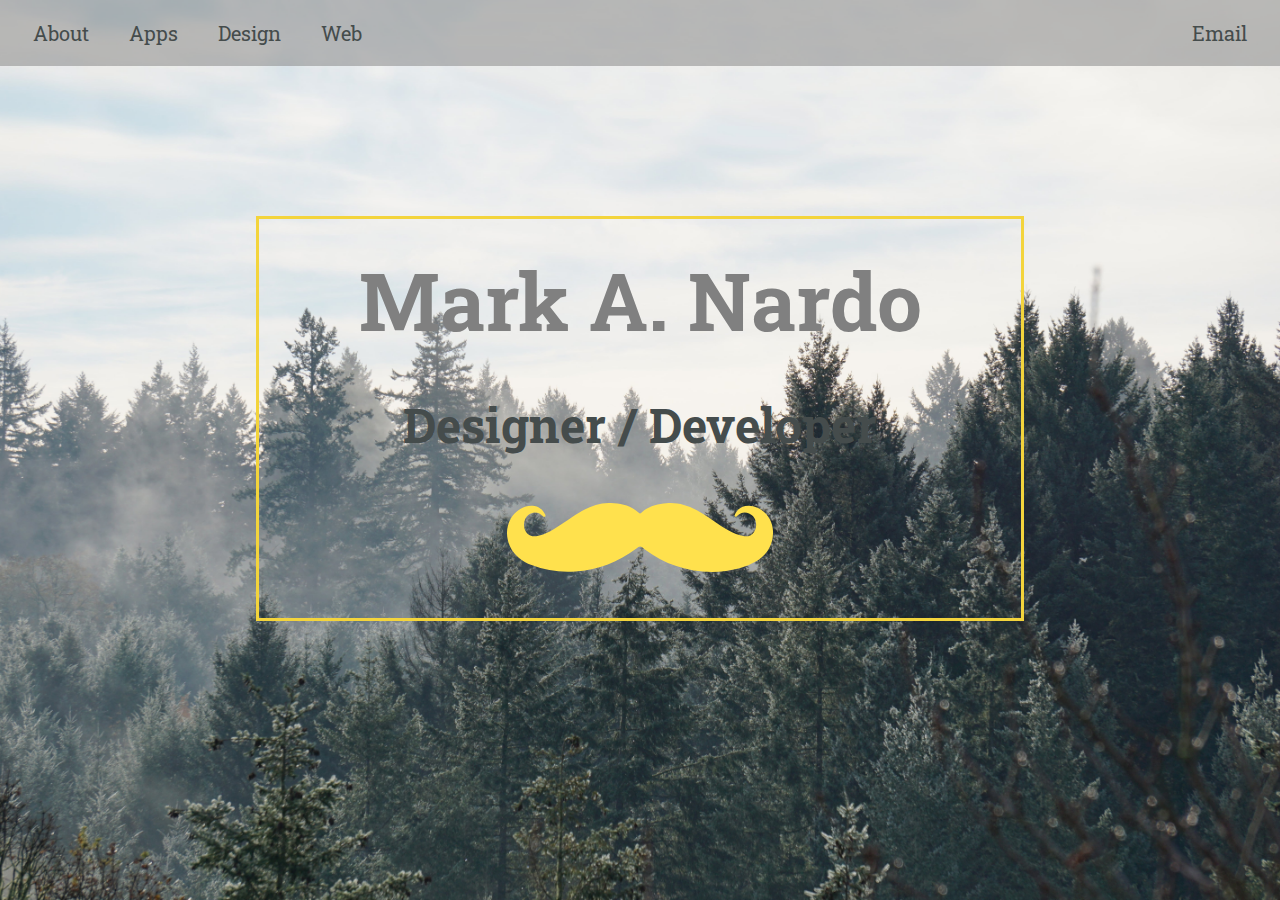
<file: index.html>
<!DOCTYPE html>
<html lang="en">
<head>
    <meta charset="UTF-8">
    <meta name="viewport" content="width=device-width, initial-scale=1.0, maximum-scale=1.0">
    <meta http-equiv="X-UA-Compatible" content="ie=edge">
    <title>Mark's Portfolio</title>
    
    <link rel="stylesheet" type="text/css" href="style.css">
    <link rel="stylesheet" type="text/css" href="animate.css">
    <link href="https://fonts.googleapis.com/css?family=Roboto+Slab&display=swap" rel="stylesheet">
</head>
<body class="animated fadeIn overflow-hidden">
    <nav class="nav-bkgrd sticky">
        <ul class="main-nav">
            <li><a href="about.html">About</a></li>
            <li><a href="Code.html">Apps</a></li>
            <li><a href="design.html">Design</a></li>
            <li><a href="web.html">Web</a></li>
            <li class="push"><a href="mailto:nardo.marka@gmail.com">Email</a></li>
        </ul>
    </nav>
<div class="animated fadeInDown content">
    <div class="heading">
        <h1 class="animated delay-1s fadeInRight">Mark A. Nardo</h1>
        <h2 class="animated delay-2s fadeInLeft">Designer / Developer</h2>
    </div>
    <div class="button animated delay-3s bounceInUp">
        <a href="about.html"><img class="rocking-stache" src="img/mustache4.svg" alt="mustache"></a>
    </div>
</div>
</body>
</html>
</file>
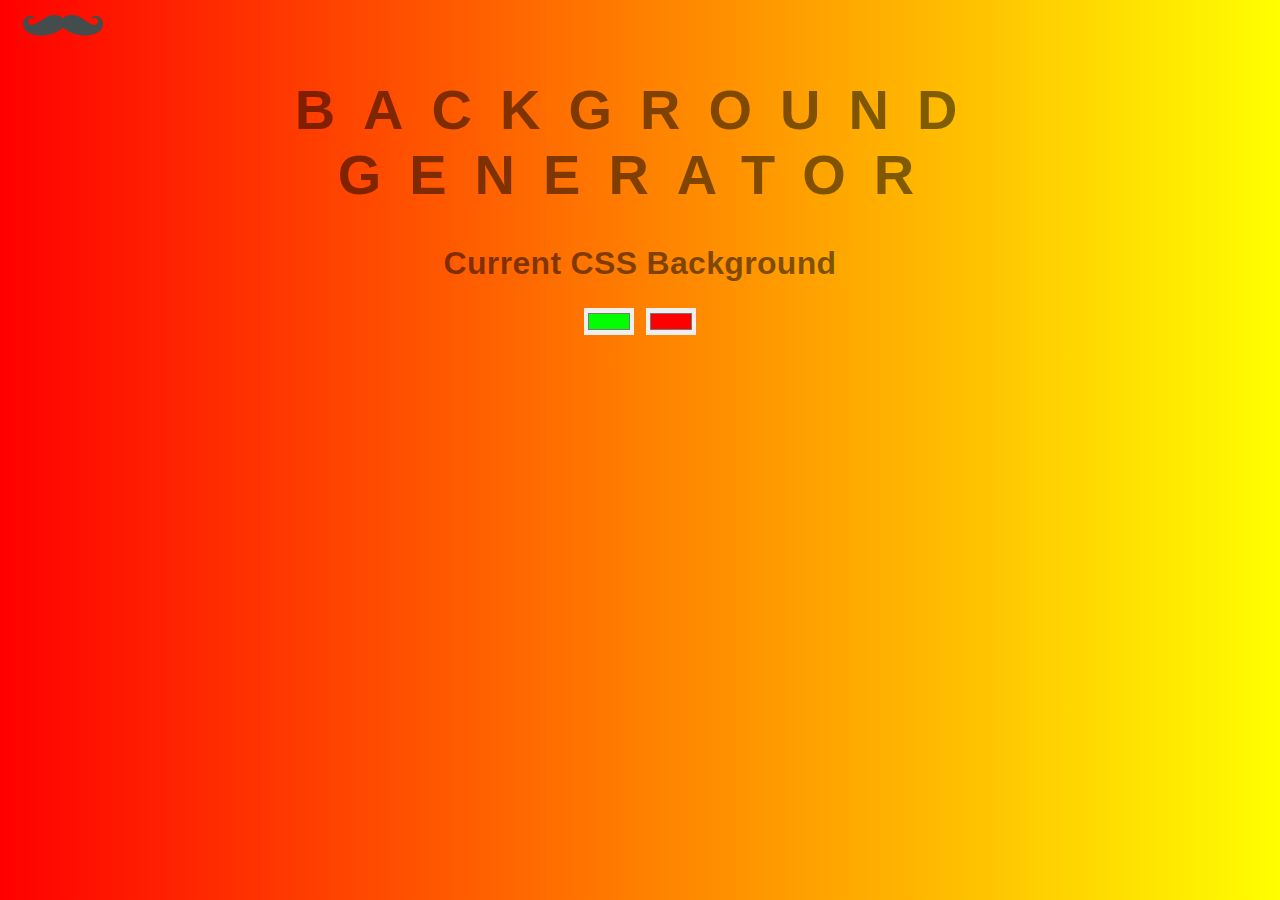
<file: apps/background_generator/index.html>
<!DOCTYPE html>
<html lang="en">
<head>
    <meta charset="UTF-8">
    <meta name="viewport" content="width=device-width, initial-scale=1.0">
    <meta http-equiv="X-UA-Compatible" content="ie=edge">
    <link rel="stylesheet" href="./css/style.css">
    <link rel="stylesheet" type="text/css" href="/animate.css">
    <title>Background Generator</title>
</head>
<body class="animated fadeIn" id="gradient">

    <div class="app-return animated bounceInDown">
        <a href="/Code.html">
            <svg id="Layer_1" data="/apps/keyboard/img/mustache4.svg" data-name="Layer 1" xmlns="http://www.w3.org/2000/svg" viewBox="0 0 675.45 173.41"><defs></defs><title>Back to Apps</title><path class="cls-1" d="M520.64,173.38c-63.42-1.46-121.29-19.5-172.31-58-10.36-7.82-10.36-7.79-20.58-.25-46.13,34-97.54,53.37-155,57.18-38.07,2.52-74.84-2.44-110.26-16.26-24.05-9.38-44.1-23.83-55.37-48.27C-9,72.86,3,31.77,34.78,14.14c10.88-6,22.6-9,35.18-6.82,12.73,2.17,21,9.94,26.6,21.16.85,1.72,2.46,3.85.08,5.54s-4.07-.05-5.8-1.65c-11.65-10.8-25.68-11.26-37.53-1.61C38.52,42.81,39,74.56,60.63,82.43c6.45,2.35,12.59,1.21,18.81,0C94,79.53,107,72.93,119.55,65.28,143.41,50.74,165.83,34,190.16,20.15,213,7.19,237.25-.6,263.55,0s51.08,6.07,71.1,24.74c2.73,2.54,4.36,1.64,6.5-.37C359,7.72,381.18,2.65,404.6.54c32.94-3,61.86,8.14,89.44,24.6,23,13.74,44.27,30.27,67.63,43.52,12.84,7.28,26.2,12.7,41,14.77,10.07,1.42,17.93-2.17,23.83-9.53,9.8-12.23,9.14-39.13-11.82-47.65-10.57-4.29-20.59-2.86-29.23,5.18-1.83,1.7-3.57,4.79-6.51,2.52s-.3-4.83.79-7c8.46-16.74,25-23.57,45.33-18.87,27.77,6.42,49.62,33.56,50.34,62.53.88,35-15.33,60.18-45.17,77.14-23,13.07-48.21,19.38-74.2,23A260.32,260.32,0,0,1,520.64,173.38Z" transform="translate(0.02 0.03)"/></svg>
        </a>
    </div>

    <h1>Background Generator</h1>
    <h2>Current CSS Background</h2>
    <input class="color1" type="color" name="color1" value="#00ff00">
    <input class="color2" type="color" name="color2" value="#ff0000">
    <h3></h3>
    <script src="js/scripts.js"></script>
</body>
</html>
</file>
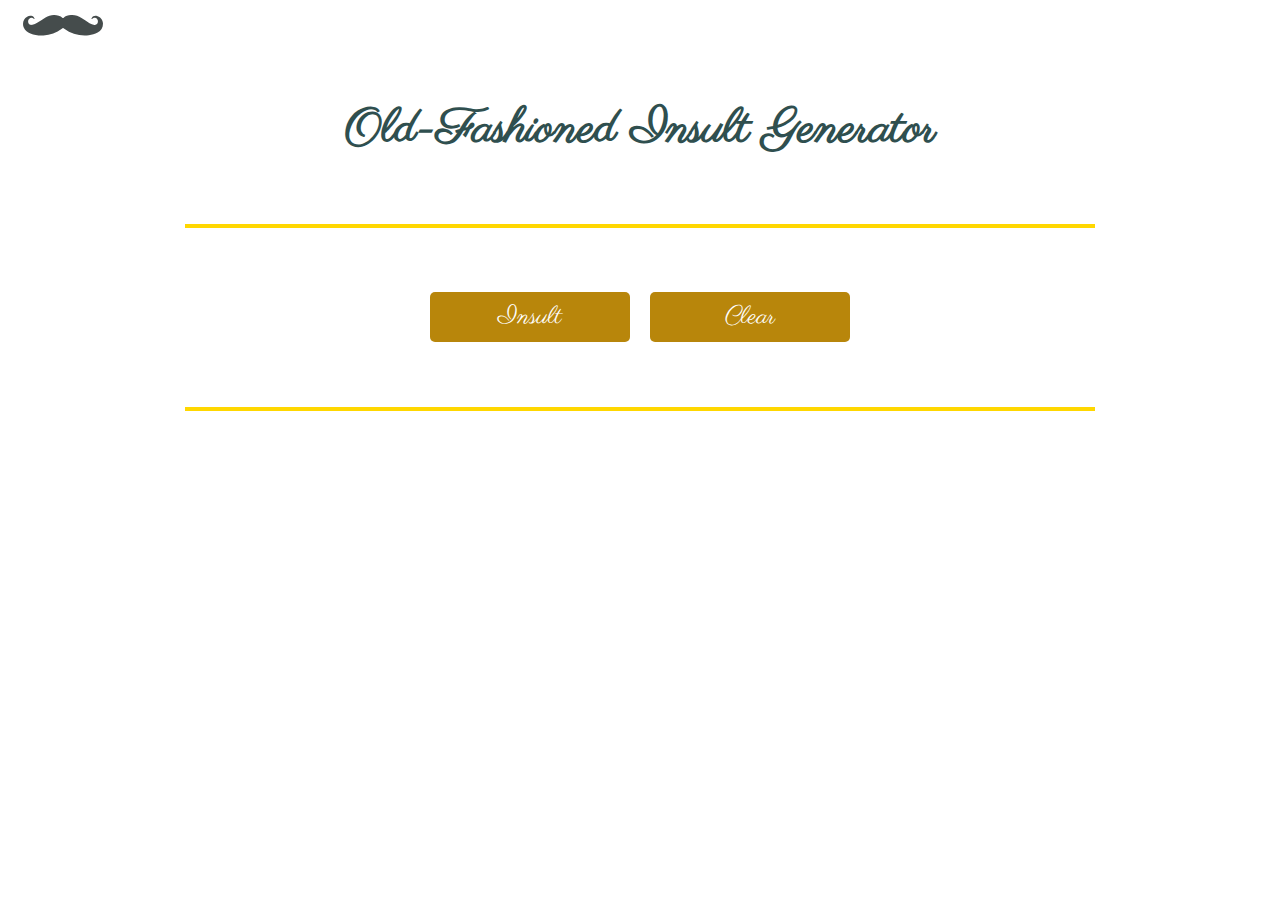
<file: apps/insults/index.html>
<!DOCTYPE html>
<html lang="en">
<head>
    <meta charset="UTF-8">
    <meta name="viewport" content="width=device-width, initial-scale=1.0">
    <meta http-equiv="X-UA-Compatible" content="ie=edge">
    <link rel="stylesheet" href="./css/style.css">
    <link rel="stylesheet" type="text/css" href="/animate.css">
    <link href="https://fonts.googleapis.com/css?family=Parisienne&display=swap" rel="stylesheet">
    <link href="https://fonts.googleapis.com/css?family=Roboto+Slab&display=swap" rel="stylesheet">
    <title>Insult Generator</title>
</head>
<body class="animated fadeIn">
    <div class="app-return animated bounceInDown">
        <a href="/Code.html">
            <svg id="Layer_1" data="/apps/keyboard/img/mustache4.svg" data-name="Layer 1" xmlns="http://www.w3.org/2000/svg" viewBox="0 0 675.45 173.41"><defs></defs><title>Back to Apps</title><path class="cls-1" d="M520.64,173.38c-63.42-1.46-121.29-19.5-172.31-58-10.36-7.82-10.36-7.79-20.58-.25-46.13,34-97.54,53.37-155,57.18-38.07,2.52-74.84-2.44-110.26-16.26-24.05-9.38-44.1-23.83-55.37-48.27C-9,72.86,3,31.77,34.78,14.14c10.88-6,22.6-9,35.18-6.82,12.73,2.17,21,9.94,26.6,21.16.85,1.72,2.46,3.85.08,5.54s-4.07-.05-5.8-1.65c-11.65-10.8-25.68-11.26-37.53-1.61C38.52,42.81,39,74.56,60.63,82.43c6.45,2.35,12.59,1.21,18.81,0C94,79.53,107,72.93,119.55,65.28,143.41,50.74,165.83,34,190.16,20.15,213,7.19,237.25-.6,263.55,0s51.08,6.07,71.1,24.74c2.73,2.54,4.36,1.64,6.5-.37C359,7.72,381.18,2.65,404.6.54c32.94-3,61.86,8.14,89.44,24.6,23,13.74,44.27,30.27,67.63,43.52,12.84,7.28,26.2,12.7,41,14.77,10.07,1.42,17.93-2.17,23.83-9.53,9.8-12.23,9.14-39.13-11.82-47.65-10.57-4.29-20.59-2.86-29.23,5.18-1.83,1.7-3.57,4.79-6.51,2.52s-.3-4.83.79-7c8.46-16.74,25-23.57,45.33-18.87,27.77,6.42,49.62,33.56,50.34,62.53.88,35-15.33,60.18-45.17,77.14-23,13.07-48.21,19.38-74.2,23A260.32,260.32,0,0,1,520.64,173.38Z" transform="translate(0.02 0.03)"/></svg>
        </a>
    </div>

    <div class="insult-body">
        <h1>Old-Fashioned Insult Generator</h1>
        <hr>
        <div class="button-position">
        <button class="button" id="removeInsult" onclick="displayInsult()">Insult</button>
            <button class="button two" id="define" onclick="defineInsult()">Definition</button>
        <button class="button" onclick="removeInsult()">Clear</button>
        </div>
        <hr>
        <div id = "insult">
        </div>
        <div id = "definition">
        </div>
    </div>
<script src="js/scripts.js"></script>
</body>
</html>
</file>
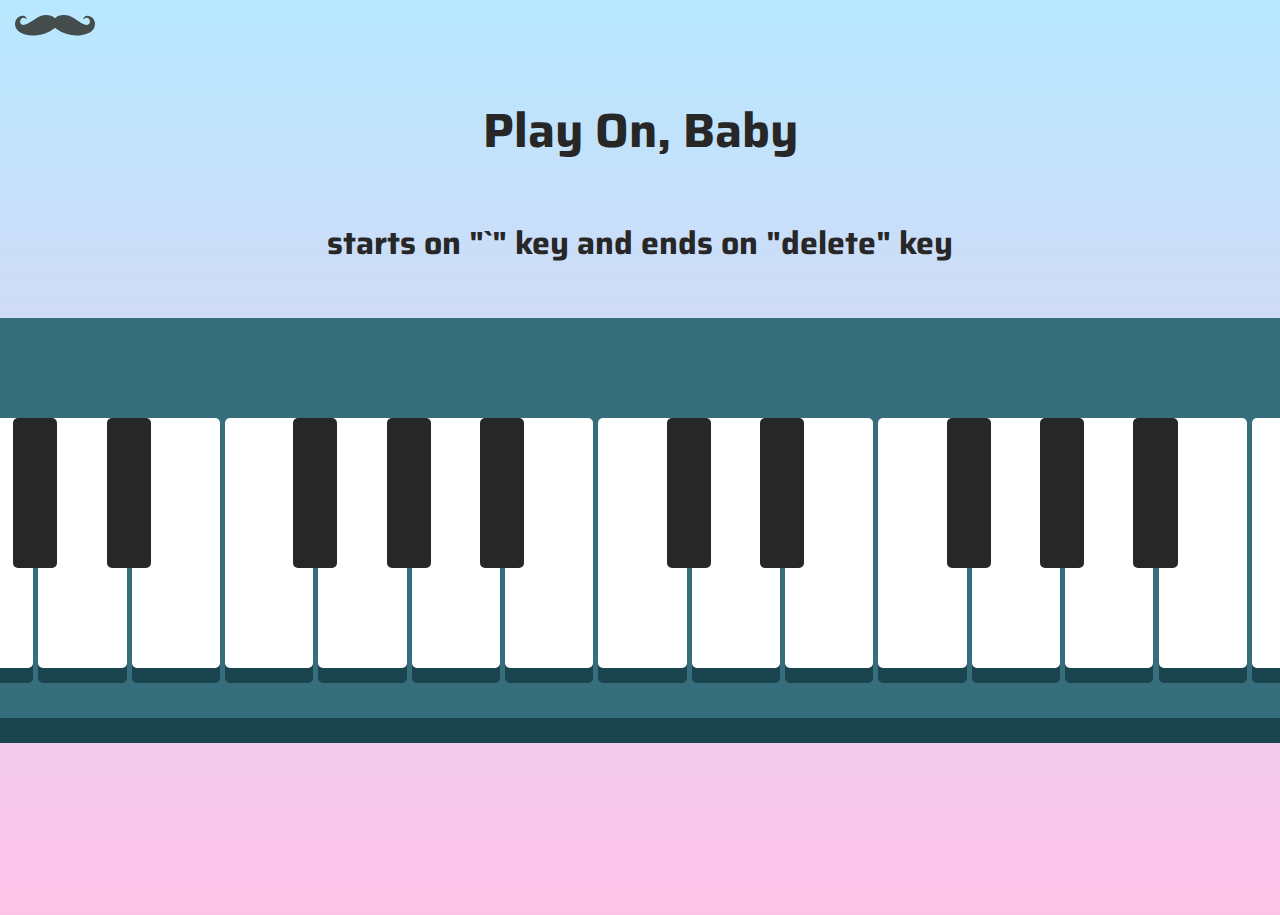
<file: apps/keyboard/index.html>
<!DOCTYPE html>
<html lang="en">
<head>
    <meta charset="UTF-8">
    <meta name="viewport" content="width=device-width, initial-scale=1.0">
    <meta http-equiv="X-UA-Compatible" content="ie=edge">
    <link rel="stylesheet" href="css/style.css">
    <link rel="stylesheet" type="text/css" href="/animate.css">
    <link href="https://fonts.googleapis.com/css?family=Saira&display=swap" rel="stylesheet">
    <link href="https://fonts.googleapis.com/css?family=Roboto+Slab&display=swap" rel="stylesheet">
    <title>Synth Keyboard</title>
</head>
<body class="animated fadeIn">
    <div class="app-return animated bounceInDown">
        <a href="/Code.html">
            <svg id="Layer_1" data="/apps/keyboard/img/mustache4.svg" data-name="Layer 1" xmlns="http://www.w3.org/2000/svg" viewBox="0 0 675.45 173.41"><defs></defs><title>Back to Apps</title><path class="cls-1" d="M520.64,173.38c-63.42-1.46-121.29-19.5-172.31-58-10.36-7.82-10.36-7.79-20.58-.25-46.13,34-97.54,53.37-155,57.18-38.07,2.52-74.84-2.44-110.26-16.26-24.05-9.38-44.1-23.83-55.37-48.27C-9,72.86,3,31.77,34.78,14.14c10.88-6,22.6-9,35.18-6.82,12.73,2.17,21,9.94,26.6,21.16.85,1.72,2.46,3.85.08,5.54s-4.07-.05-5.8-1.65c-11.65-10.8-25.68-11.26-37.53-1.61C38.52,42.81,39,74.56,60.63,82.43c6.45,2.35,12.59,1.21,18.81,0C94,79.53,107,72.93,119.55,65.28,143.41,50.74,165.83,34,190.16,20.15,213,7.19,237.25-.6,263.55,0s51.08,6.07,71.1,24.74c2.73,2.54,4.36,1.64,6.5-.37C359,7.72,381.18,2.65,404.6.54c32.94-3,61.86,8.14,89.44,24.6,23,13.74,44.27,30.27,67.63,43.52,12.84,7.28,26.2,12.7,41,14.77,10.07,1.42,17.93-2.17,23.83-9.53,9.8-12.23,9.14-39.13-11.82-47.65-10.57-4.29-20.59-2.86-29.23,5.18-1.83,1.7-3.57,4.79-6.51,2.52s-.3-4.83.79-7c8.46-16.74,25-23.57,45.33-18.87,27.77,6.42,49.62,33.56,50.34,62.53.88,35-15.33,60.18-45.17,77.14-23,13.07-48.21,19.38-74.2,23A260.32,260.32,0,0,1,520.64,173.38Z" transform="translate(0.02 0.03)"/></svg>
        </a>
    </div>
    <header>
        <h1>Play On, Baby</h1>
        <h2>starts on "`" key and ends on "delete" key</h2>
    </header>
    <div class="app">
        <div class="pads">
            <div data-key="192" class="c white key pad1"><p></p>
                <audio class="sound" src="sounds/Piano11.mp3"></audio>
            </div>
            <div data-key="49" class="cs black key pad2"><p class="black-key"></p>
                <audio class="sound" src="sounds/Piano12.mp3"></audio>
            </div>
            <div data-key="81" class="d white key pad3">
                <audio class="sound" src="sounds/Piano13.mp3"></audio>
            </div>
            <div data-key="50" class="ds black key pad4">
                <audio class="sound" src="sounds/Piano14.mp3"></audio>
            </div>
            <div data-key="87" class="e white key pad5">
                <audio class="sound" src="sounds/Piano15.mp3"></audio>
            </div>
            <div data-key="69" class="f white key pad6">
                <audio class="sound" src="sounds/Piano16.mp3"></audio>
            </div>
            <div data-key="52" class="fs black key pad7">
                <audio class="sound" src="sounds/Piano17.mp3"></audio>
            </div>
            <div data-key="82" class="g white key pad8">
                <audio class="sound" src="sounds/Piano18.mp3"></audio>
            </div>
            <div data-key="53" class="gs black key pad9">
                <audio class="sound" src="sounds/Piano19.mp3"></audio>
            </div>
            <div data-key="84" class="a white key pad10">
                <audio class="sound" src="sounds/Piano110.mp3"></audio>
            </div>
            <div data-key="54" class="as black key pad11">
                <audio class="sound" src="sounds/Piano111.mp3"></audio>
            </div>
            <div data-key="89" class="b white key pad12">
                <audio class="sound" src="sounds/Piano112.mp3"></audio>
            </div>
            <div data-key="85" class="c white key pad13">
                <audio class="sound" src="sounds/Piano113.mp3"></audio>
            </div>
            <div data-key="56" class="cs black key pad14">
                <audio class="sound" src="sounds/Piano114.mp3"></audio>
            </div>
            <div data-key="73" class="d white key pad15">
                <audio class="sound" src="sounds/Piano115.mp3"></audio>
            </div>
            <div data-key="57" class="ds black key pad16">
                <audio class="sound" src="sounds/Piano116.mp3"></audio>
            </div>
            <div data-key="79" class="e white key pad17">
                <audio class="sound" src="sounds/Piano117.mp3"></audio>
            </div>
            <div data-key="80" class="f white key pad18">
                <audio class="sound" src="sounds/Piano118.mp3"></audio>
            </div>
            <div data-key="189" class="fs black key pad19">
                <audio class="sound" src="sounds/Piano119.mp3"></audio>
            </div>
            <div data-key="219" class="g white key pad20">
                <audio class="sound" src="sounds/Piano120.mp3"></audio>
            </div>
            <div data-key="187" class="gs black key pad21">
                <audio class="sound" src="sounds/Piano121.mp3"></audio>
            </div>
            <div data-key="221" class="a white key pad22">
                <audio class="sound" src="sounds/Piano122.mp3"></audio>
            </div>
            <div data-key="8" class="as black key pad23">
                <audio class="sound" src="sounds/Piano123.mp3"></audio>
            </div>
            <div data-key="220" class="b white key pad24">
                <audio class="sound" src="sounds/Piano124.mp3"></audio>
            </div>
            <div data-key="46" class="c white key pad25">
                <audio class="sound" src="sounds/Piano125.mp3"></audio>
            </div>
        </div>
    </div>
    <script src="/apps/keyboard/js/script.js"></script>
</body>
</html>
</file>
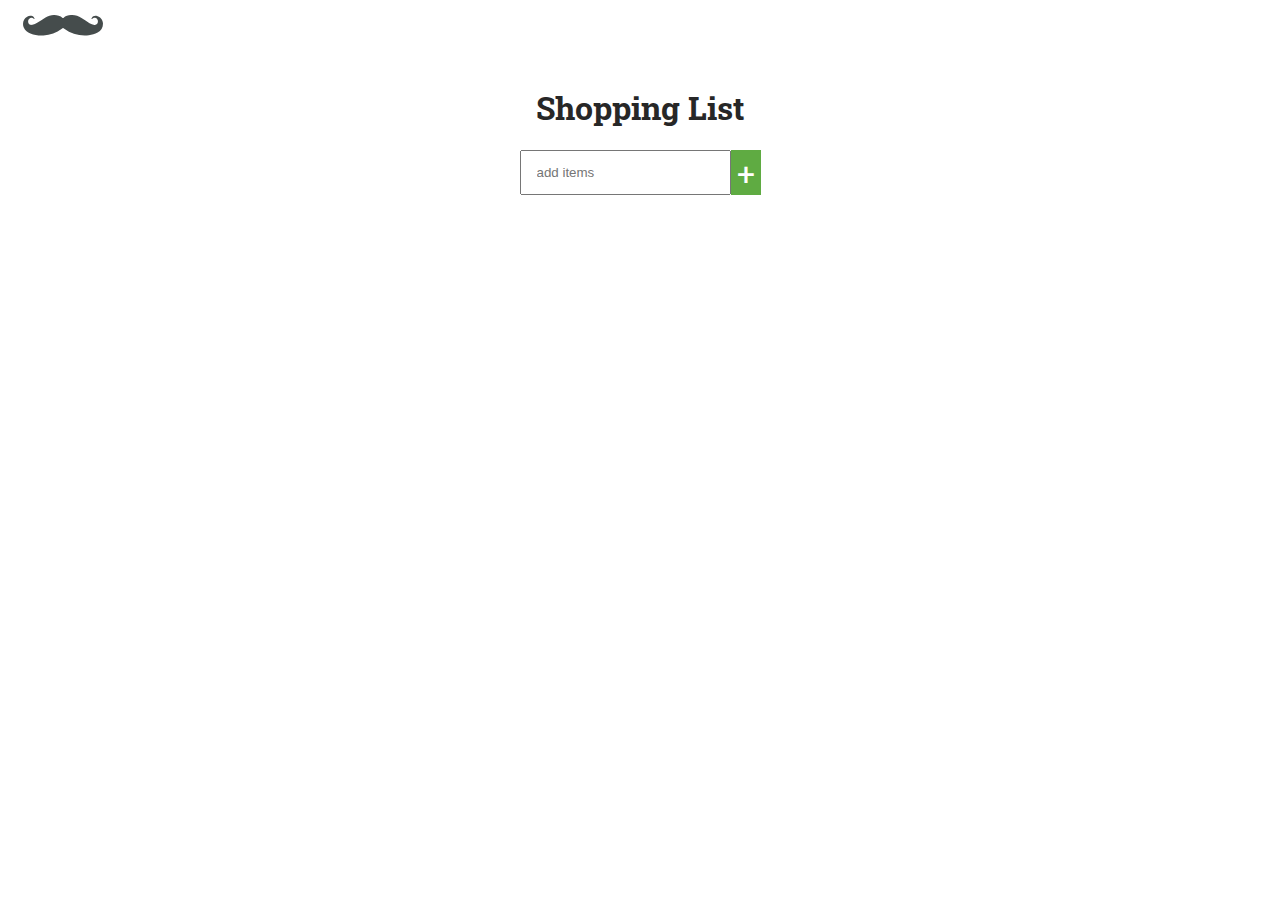
<file: apps/shopping/index.html>
<!DOCTYPE html>
<html lang="en">
<head>
    <meta charset="UTF-8">
    <meta name="viewport" content="width=device-width, initial-scale=1.0">
    <meta http-equiv="X-UA-Compatible" content="ie=edge">
    <link rel="stylesheet" href="./css/style.css">
    <link rel="stylesheet" type="text/css" href="/animate.css">
    <link href="https://fonts.googleapis.com/css?family=Amatic+SC&display=swap" rel="stylesheet">
    <link href="https://fonts.googleapis.com/css?family=Roboto+Slab&display=swap" rel="stylesheet">
    <title>Shopping List</title>
</head>
<body class="animated fadeIn">

    <div class="app-return animated bounceInDown">
        <a href="/Code.html">
            <svg id="Layer_1" data="/apps/keyboard/img/mustache4.svg" data-name="Layer 1" xmlns="http://www.w3.org/2000/svg" viewBox="0 0 675.45 173.41"><defs></defs><title>Back to Apps</title><path class="cls-1" d="M520.64,173.38c-63.42-1.46-121.29-19.5-172.31-58-10.36-7.82-10.36-7.79-20.58-.25-46.13,34-97.54,53.37-155,57.18-38.07,2.52-74.84-2.44-110.26-16.26-24.05-9.38-44.1-23.83-55.37-48.27C-9,72.86,3,31.77,34.78,14.14c10.88-6,22.6-9,35.18-6.82,12.73,2.17,21,9.94,26.6,21.16.85,1.72,2.46,3.85.08,5.54s-4.07-.05-5.8-1.65c-11.65-10.8-25.68-11.26-37.53-1.61C38.52,42.81,39,74.56,60.63,82.43c6.45,2.35,12.59,1.21,18.81,0C94,79.53,107,72.93,119.55,65.28,143.41,50.74,165.83,34,190.16,20.15,213,7.19,237.25-.6,263.55,0s51.08,6.07,71.1,24.74c2.73,2.54,4.36,1.64,6.5-.37C359,7.72,381.18,2.65,404.6.54c32.94-3,61.86,8.14,89.44,24.6,23,13.74,44.27,30.27,67.63,43.52,12.84,7.28,26.2,12.7,41,14.77,10.07,1.42,17.93-2.17,23.83-9.53,9.8-12.23,9.14-39.13-11.82-47.65-10.57-4.29-20.59-2.86-29.23,5.18-1.83,1.7-3.57,4.79-6.51,2.52s-.3-4.83.79-7c8.46-16.74,25-23.57,45.33-18.87,27.77,6.42,49.62,33.56,50.34,62.53.88,35-15.33,60.18-45.17,77.14-23,13.07-48.21,19.38-74.2,23A260.32,260.32,0,0,1,520.64,173.38Z" transform="translate(0.02 0.03)"/></svg>
        </a>
    </div>

    <div class="list-app">
        <h1>Shopping List</h1>

        <div class="add-section">
            <input id="userinput" type="text" placeholder="add items">
            <button class="buttonStyle" id="enter">+</button>
        </div>

        <ul>
            <!--Items List-->
        </ul>
    </div>
    
    
    <script src="js/scripts.js"></script>
</body>
</html>
</file>
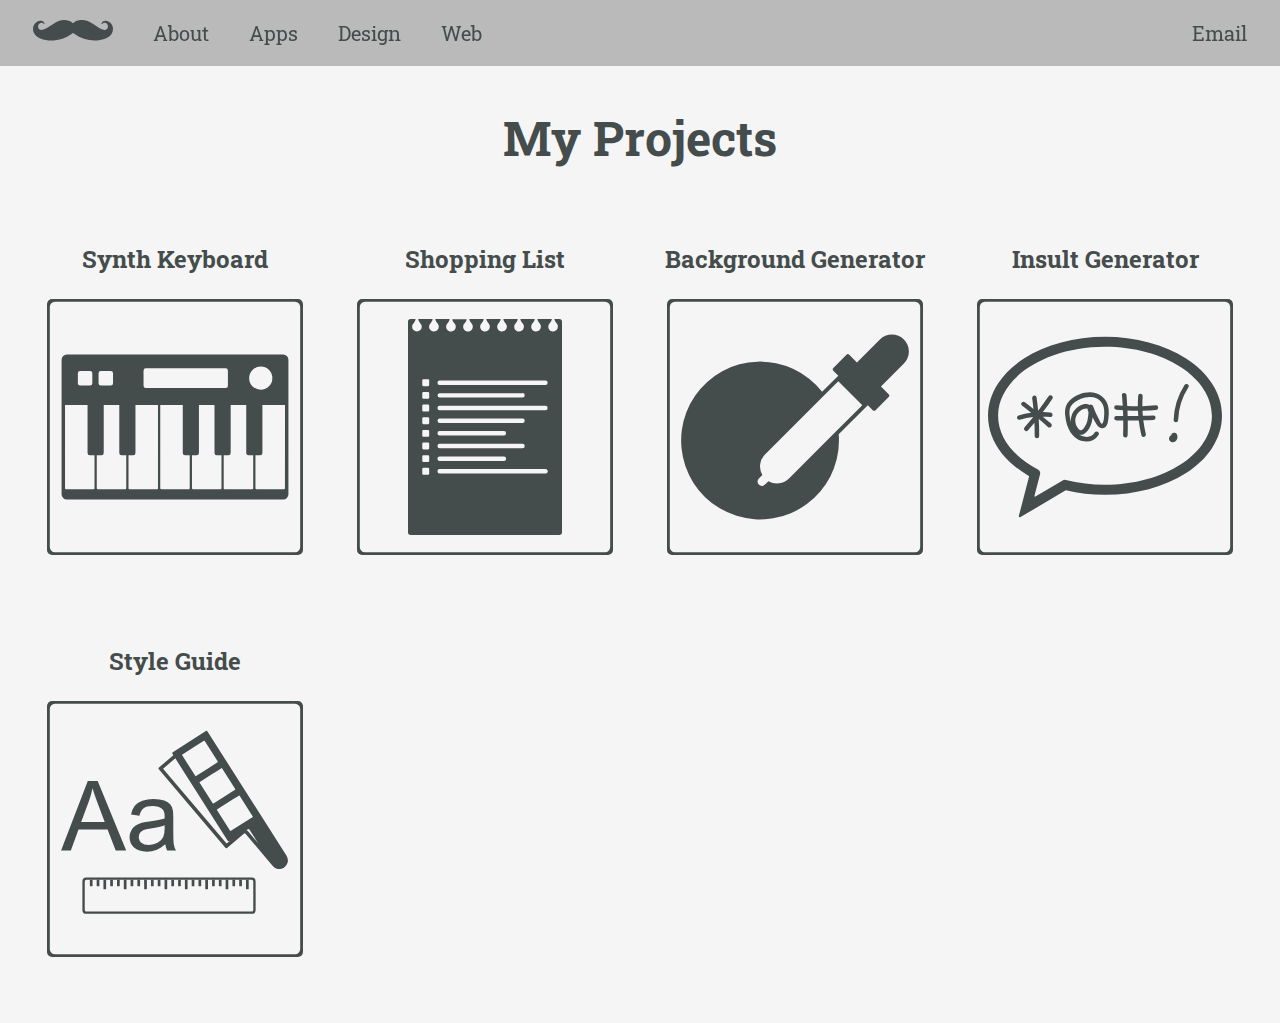
<file: Code.html>
<!DOCTYPE html>
<html lang="en">
<head>
    <meta charset="UTF-8">
    <meta name="viewport" content="width=device-width, initial-scale=1.0, maximum-scale=1.0">
    <meta http-equiv="X-UA-Compatible" content="ie=edge">
    <title>Mark's Portfolio</title>
    <link rel="stylesheet" type="text/css" href="style.css">
    <link rel="stylesheet" type="text/css" href="animate.css">
    <link href="https://fonts.googleapis.com/css?family=Roboto+Slab&display=swap" rel="stylesheet">
</head>
<body class="animated fadeIn white-bkgrd">
    <nav class="nav-bkgrd sticky">
        <ul class="main-nav">
            <li class="animated bounceInDown">
                <a href="index.html">
                    <svg id="Layer_1" data="img/mustache4.svg" data-name="Layer 1" xmlns="http://www.w3.org/2000/svg" viewBox="0 0 675.45 173.41"><defs></defs><title>mustache4</title><path class="cls-1" d="M520.64,173.38c-63.42-1.46-121.29-19.5-172.31-58-10.36-7.82-10.36-7.79-20.58-.25-46.13,34-97.54,53.37-155,57.18-38.07,2.52-74.84-2.44-110.26-16.26-24.05-9.38-44.1-23.83-55.37-48.27C-9,72.86,3,31.77,34.78,14.14c10.88-6,22.6-9,35.18-6.82,12.73,2.17,21,9.94,26.6,21.16.85,1.72,2.46,3.85.08,5.54s-4.07-.05-5.8-1.65c-11.65-10.8-25.68-11.26-37.53-1.61C38.52,42.81,39,74.56,60.63,82.43c6.45,2.35,12.59,1.21,18.81,0C94,79.53,107,72.93,119.55,65.28,143.41,50.74,165.83,34,190.16,20.15,213,7.19,237.25-.6,263.55,0s51.08,6.07,71.1,24.74c2.73,2.54,4.36,1.64,6.5-.37C359,7.72,381.18,2.65,404.6.54c32.94-3,61.86,8.14,89.44,24.6,23,13.74,44.27,30.27,67.63,43.52,12.84,7.28,26.2,12.7,41,14.77,10.07,1.42,17.93-2.17,23.83-9.53,9.8-12.23,9.14-39.13-11.82-47.65-10.57-4.29-20.59-2.86-29.23,5.18-1.83,1.7-3.57,4.79-6.51,2.52s-.3-4.83.79-7c8.46-16.74,25-23.57,45.33-18.87,27.77,6.42,49.62,33.56,50.34,62.53.88,35-15.33,60.18-45.17,77.14-23,13.07-48.21,19.38-74.2,23A260.32,260.32,0,0,1,520.64,173.38Z" transform="translate(0.02 0.03)"/></svg>
                </a>
            </li>
            <li><a href="about.html">About</a></li>
            <li><a href="Code.html">Apps</a></li>
            <li><a href="design.html">Design</a></li>
            <li><a href="web.html">Web</a></li>
            <li class="push"><a href="mailto:nardo.marka@gmail.com">Email</a></li>
        </ul>
    </nav>
    <h2>My Projects</h2>
    <div class="center-grid">
        <div class="image-container">

            <div class="keyboard-icon">
                <h3><a href="./apps/keyboard/index.html">Synth Keyboard</a></h3>
                <a href="./apps/keyboard/index.html"><svg id="Layer_1" data-name="Layer 1" xmlns="http://www.w3.org/2000/svg" viewBox="0 0 500 500"><path class="cls-1" d="M461.23,108.55H38.78a10.3,10.3,0,0,0-10.3,10.3h0V381.16a10.3,10.3,0,0,0,10.3,10.29H461.23a10.29,10.29,0,0,0,10.29-10.29V118.85A10.3,10.3,0,0,0,461.23,108.55Zm-43.94,23.37a22.63,22.63,0,1,1-22.45,22.82v-.19a22.53,22.53,0,0,1,22.44-22.63Zm-228.75,8a4.43,4.43,0,0,1,4.43-4.43H348.91a4.43,4.43,0,0,1,4.43,4.43v29.34a4.43,4.43,0,0,1-4.43,4.43H193a4.42,4.42,0,0,1-4.42-4.43Zm-87.83,5a4.42,4.42,0,0,1,4.42-4.42h19.41a4.42,4.42,0,0,1,4.43,4.42v19.41a4.42,4.42,0,0,1-4.43,4.42H105.13a4.42,4.42,0,0,1-4.42-4.42Zm-40.44,0a4.43,4.43,0,0,1,4.43-4.42H84.09a4.42,4.42,0,0,1,4.43,4.42v19.41a4.42,4.42,0,0,1-4.43,4.42H64.7a4.43,4.43,0,0,1-4.43-4.42Zm32.5,224.61a2.23,2.23,0,0,1-.65,1.56,2.19,2.19,0,0,1-1.56.65H37.43a2.19,2.19,0,0,1-1.57-.65,2.23,2.23,0,0,1-.65-1.56V206.8h44v94a4.43,4.43,0,0,0,4.43,4.43h9.16Zm62,0a2.21,2.21,0,0,1-2.2,2.21H99.41a2.21,2.21,0,0,1-2.21-2.2h0V305.25h9.16a4.42,4.42,0,0,0,4.42-4.43v-94h30.41v94a4.43,4.43,0,0,0,4.43,4.43h9.16Zm62,0a2.18,2.18,0,0,1-.64,1.56,2.21,2.21,0,0,1-1.57.65H161.4a2.21,2.21,0,0,1-1.57-.65,2.18,2.18,0,0,1-.64-1.56V305.25h9.16a4.43,4.43,0,0,0,4.43-4.43v-94h44Zm62,0a2.23,2.23,0,0,1-.65,1.56,2.2,2.2,0,0,1-1.56.65H223.39a2.22,2.22,0,0,1-2.22-2.2h0V206.8h44v94a4.43,4.43,0,0,0,4.43,4.43h9.17Zm62,0a2.21,2.21,0,0,1-2.2,2.21H285.37a2.2,2.2,0,0,1-2.21-2.2h0V305.25h9.15a4.43,4.43,0,0,0,4.43-4.43v-94h30.41v94a4.43,4.43,0,0,0,4.43,4.43h9.23Zm62,0a2.2,2.2,0,0,1-2.21,2.21H347.36a2.19,2.19,0,0,1-1.57-.65,2.23,2.23,0,0,1-.65-1.56V305.25h9.17a4.43,4.43,0,0,0,4.43-4.43v-94h30.4v94a4.42,4.42,0,0,0,4.42,4.43h9.17Zm62,0a2.21,2.21,0,0,1-2.2,2.21H409.34a2.22,2.22,0,0,1-2.21-2.2h0V305.25h9.16a4.42,4.42,0,0,0,4.42-4.43v-94h44.16Z"/><path class="cls-1" d="M490,0H10A10,10,0,0,0,0,10V490a10,10,0,0,0,10,10H490a10,10,0,0,0,10-10V10A10,10,0,0,0,490,0Zm4.49,484.49a10,10,0,0,1-10,10h-469a10,10,0,0,1-10-10v-469a10,10,0,0,1,10-10h469a10,10,0,0,1,10,10Z"/></svg></a>
            </div>

            <div class="keyboard-icon">
                <h3><a href="./apps/shopping/index.html">Shopping List</a></h3>
                <a href="./apps/shopping/index.html"><svg id="Layer_1" data-name="Layer 1" xmlns="http://www.w3.org/2000/svg" viewBox="0 0 500 500"><path class="cls-1" d="M490,0H10A10,10,0,0,0,0,10V490a10,10,0,0,0,10,10H490a10,10,0,0,0,10-10V10A10,10,0,0,0,490,0Zm4.49,484.49a10,10,0,0,1-10,10h-469a10,10,0,0,1-10-10v-469a10,10,0,0,1,10-10h469a10,10,0,0,1,10,10Z"/><path class="cls-1" d="M395,39.21h-9.52a12.71,12.71,0,0,0,3.84,7.84l.07.06c.15.14.29.28.43.43l.13.13c.05.07.11.13.17.2l0,0c.13.16.26.32.39.5a1,1,0,0,1,.15.21l.11.15c.09.13.17.25.25.39a1.51,1.51,0,0,0,.1.17l0,0,.26.48c0,.1.09.2.14.31a5.65,5.65,0,0,1,.23.57c.08.2.15.39.21.58s.07.27.11.4a8.69,8.69,0,0,1,.2,1c0,.12,0,.22,0,.34s0,.25,0,.38,0,.4,0,.6a9.6,9.6,0,0,1-.3,2.36c-.08.31-.17.6-.27.89s-.11.29-.18.43a5.74,5.74,0,0,1-.4.83,5.92,5.92,0,0,1-.31.52,2.71,2.71,0,0,1-.3.45l-.4.54c-.2.22-.4.45-.61.66a7.83,7.83,0,0,1-.67.61,8.12,8.12,0,0,1-1.51,1,8.86,8.86,0,0,1-.82.4l-.43.17c-.26.09-.52.18-.79.25a9.48,9.48,0,0,1-2.46.33,2.68,2.68,0,0,1-.4,0c-.13,0-.27,0-.4,0H382l-.45,0-.14,0a11.64,11.64,0,0,1-1.2-.28h0a.18.18,0,0,1-.11,0l-.37-.13a8.93,8.93,0,0,1-.85-.35,12.63,12.63,0,0,1-1.19-.68c-.24-.17-.49-.36-.73-.55s-.23-.19-.33-.29l-.34-.31c-.1-.11-.21-.22-.31-.34l-.29-.33-.53-.7a.09.09,0,0,1,0-.06l0-.05a8.18,8.18,0,0,1-.64-1.11c-.06-.14-.13-.28-.18-.42a3.2,3.2,0,0,1-.17-.43,3.75,3.75,0,0,1-.16-.43c-.08-.3-.16-.61-.22-.91,0-.06,0-.13,0-.19a.51.51,0,0,0,0-.13s0-.08,0-.12a1.68,1.68,0,0,1,0-.18c0-.24-.05-.48-.06-.71a5.63,5.63,0,0,1,0-.58c0-.33,0-.65.06-1,0-.13,0-.25,0-.38a8.21,8.21,0,0,1,.21-1,2.25,2.25,0,0,1,.09-.35c.06-.19.11-.36.18-.53a3.2,3.2,0,0,1,.17-.43.87.87,0,0,1,.07-.17c.07-.15.13-.29.21-.43l.34-.62h0a5.21,5.21,0,0,1,.36-.55l.14-.19c.11-.14.21-.28.33-.42s.32-.36.48-.53l.34-.34a.73.73,0,0,0,.09-.08,12.67,12.67,0,0,0,3.81-7.83H352.22a12.81,12.81,0,0,0,3.84,7.85.18.18,0,0,1,.07,0l.09.09c.16.15.32.3.47.47s.11.13.17.2.29.35.43.54a1,1,0,0,1,.15.21,5,5,0,0,1,.46.71l0,0a7.31,7.31,0,0,1,.4.79,10.06,10.06,0,0,1,.44,1.15c0,.13.07.27.11.4a9.66,9.66,0,0,1,.3,2.36,9.42,9.42,0,0,1-2.77,6.68l-.32.31a8.81,8.81,0,0,1-1.86,1.31c-.22.12-.45.24-.69.35a9.49,9.49,0,0,1-3.81.8,7.16,7.16,0,0,1-.8,0,4,4,0,0,1-.76-.08,11.83,11.83,0,0,1-1.21-.28.18.18,0,0,1-.11,0l-.37-.13a8.93,8.93,0,0,1-.85-.35,11.33,11.33,0,0,1-1.18-.68c-.25-.17-.5-.36-.74-.55l-.33-.29a3.28,3.28,0,0,1-.34-.31c-.1-.11-.21-.22-.31-.34l-.29-.33-.53-.7a.09.09,0,0,1,0-.06,8.77,8.77,0,0,1-.67-1.16,11,11,0,0,1-.5-1.28c-.09-.3-.17-.61-.23-.91s-.05-.29-.08-.44a1.68,1.68,0,0,1,0-.18c0-.24-.05-.48-.06-.71a8.92,8.92,0,0,1,.28-2.94,2.25,2.25,0,0,1,.09-.35c.06-.19.11-.36.18-.53a3.2,3.2,0,0,1,.17-.43.87.87,0,0,1,.07-.17c.07-.15.13-.29.21-.43A9.42,9.42,0,0,1,343,47.46l.34-.34a.36.36,0,0,0,.09-.08,12.74,12.74,0,0,0,3.82-7.83H319a12.77,12.77,0,0,0,3.85,7.85l.06,0,.09.09c.16.15.32.3.47.47s.11.13.17.2.29.35.43.54a1.66,1.66,0,0,1,.16.21,6,6,0,0,1,.45.71l0,0a7.31,7.31,0,0,1,.4.79,10.06,10.06,0,0,1,.44,1.15c0,.13.08.27.11.4a9.66,9.66,0,0,1,.3,2.36,9.55,9.55,0,0,1-.74,3.68,9,9,0,0,1-.4.83A9.34,9.34,0,0,1,322,61.73a3.91,3.91,0,0,1-.45.3,9.24,9.24,0,0,1-5,1.47,4,4,0,0,1-.49,0l-.48,0-.49,0c-.15,0-.29-.06-.44-.09s-.43-.1-.65-.16a9.58,9.58,0,0,1-6.89-9c0-.35,0-.68,0-1a.15.15,0,0,0,0-.07l.06-.49c0-.16.06-.32.1-.48a9.08,9.08,0,0,1,.42-1.4c.06-.15.12-.29.19-.44l.2-.44c.15-.28.31-.56.49-.83a10.34,10.34,0,0,1,1.17-1.47l.34-.34.09-.08A12.79,12.79,0,0,0,314,39.21H285.74a12.81,12.81,0,0,0,3.84,7.84l.06.06a3.73,3.73,0,0,1,.35.34l.32.34c.11.12.21.24.31.37a9.42,9.42,0,0,1,1.66,3.13c0,.13.08.27.11.4a9.66,9.66,0,0,1,.3,2.36,9.42,9.42,0,0,1-2.77,6.68l-.32.31a8.56,8.56,0,0,1-1.86,1.31c-.22.12-.45.24-.69.35a9.45,9.45,0,0,1-3.81.8,7.16,7.16,0,0,1-.8,0,3.91,3.91,0,0,1-.75-.08,12,12,0,0,1-1.22-.28.21.21,0,0,1-.11,0l-.37-.13a8.93,8.93,0,0,1-.85-.35,11.33,11.33,0,0,1-1.18-.68c-.25-.17-.5-.36-.74-.55s-.22-.19-.33-.29a2.42,2.42,0,0,1-.33-.31c-.11-.11-.22-.22-.32-.34a2.92,2.92,0,0,1-.37-.43q-.33-.42-.63-.87c-.19-.3-.36-.63-.53-1a11,11,0,0,1-.5-1.28c-.09-.3-.16-.61-.23-.91l-.06-.33c0-.21-.06-.4-.08-.61a.53.53,0,0,1,0-.13,7.32,7.32,0,0,1,0-.81,9.42,9.42,0,0,1,.82-3.87c.06-.14.13-.29.2-.43a9.24,9.24,0,0,1,1-1.61c.1-.13.2-.25.31-.37l.32-.34.35-.34.08-.08a12.79,12.79,0,0,0,3.82-7.83H252.5a12.76,12.76,0,0,0,3.84,7.84l.06.06a3.73,3.73,0,0,1,.35.34,9.43,9.43,0,0,1,.82,1,2.93,2.93,0,0,1,.24.34l0,0c.07.12.15.24.22.37a4,4,0,0,1,.23.39,8.89,8.89,0,0,1,.73,1.74c0,.13.08.27.11.4a9.66,9.66,0,0,1,.3,2.36,9.31,9.31,0,0,1-1.37,4.9,6.52,6.52,0,0,1-.5.75c-.1.13-.2.25-.28.37s-.4.45-.62.67a9.62,9.62,0,0,1-1,.88c-.25.18-.5.36-.76.51A9.35,9.35,0,0,1,250,63.5a3.7,3.7,0,0,1-.47,0c-.25,0-.49,0-.73-.06l-.22,0c-.17,0-.32-.06-.48-.09s-.43-.1-.64-.16-.3-.09-.44-.13a11.37,11.37,0,0,1-1.14-.47h0l-.54-.31a1.82,1.82,0,0,1-.27-.15,1.31,1.31,0,0,1-.24-.17.46.46,0,0,1-.15-.09l-.18-.14h0a.31.31,0,0,0-.09-.07l-.32-.25a5.72,5.72,0,0,1-.46-.4l-.47-.46c-.16-.17-.31-.35-.45-.53a2.74,2.74,0,0,1-.36-.48c-.08-.1-.14-.21-.22-.32a3.5,3.5,0,0,1-.23-.35,2.51,2.51,0,0,1-.24-.46.38.38,0,0,1-.09-.15l-.11-.19-.12-.3-.23-.56c-.13-.4-.25-.81-.34-1.22a8.55,8.55,0,0,1-.19-1.83,9.33,9.33,0,0,1,.33-2.51q.13-.48.3-.93c.06-.15.12-.3.19-.45s.14-.29.2-.43.15-.29.24-.43a2.7,2.7,0,0,1,.25-.4,4.68,4.68,0,0,1,.27-.4,8.45,8.45,0,0,1,.59-.75l.32-.34.35-.34.08-.08a12.79,12.79,0,0,0,3.82-7.83H219.26a12.76,12.76,0,0,0,3.84,7.84l.06.06a3.73,3.73,0,0,1,.35.34,9.43,9.43,0,0,1,.82,1c.08.1.17.22.25.34l0,0c.07.12.15.24.22.37a2.65,2.65,0,0,1,.23.39,8.89,8.89,0,0,1,.73,1.74,3,3,0,0,1,.11.4,9.66,9.66,0,0,1,.3,2.36,9.31,9.31,0,0,1-1.37,4.9,6.52,6.52,0,0,1-.5.75,8.77,8.77,0,0,1-.89,1c-.21.21-.44.42-.66.61l-.37.28c-.24.18-.5.34-.76.51l-.38.22a9,9,0,0,1-.83.4,9.42,9.42,0,0,1-3.68.75,7.16,7.16,0,0,1-.8,0,4,4,0,0,1-.75-.08l-.48-.09h-.06l-.1,0-.36-.1-.25-.08s0,0,0,0a11.32,11.32,0,0,1-1.26-.49,12.63,12.63,0,0,1-1.19-.68,3.81,3.81,0,0,1-.41-.29l-.14-.12a8.74,8.74,0,0,1-1-.91c-.16-.16-.32-.33-.46-.5a10.07,10.07,0,0,1-1.22-1.92,9.48,9.48,0,0,1-.51-1.28c-.09-.3-.16-.61-.23-.91s-.05-.29-.07-.44a1.68,1.68,0,0,1,0-.18,5.88,5.88,0,0,1-.07-.71,9.35,9.35,0,0,1,.31-3.06c.09-.31.19-.62.3-.92.06-.15.12-.29.19-.44s.14-.29.2-.43a3.46,3.46,0,0,1,.24-.43,3.89,3.89,0,0,1,.25-.4,3.51,3.51,0,0,1,.27-.4c.18-.26.39-.51.59-.75l.32-.34.35-.34.08-.08a12.79,12.79,0,0,0,3.82-7.83H186a12.76,12.76,0,0,0,3.84,7.84l.06.06a3.73,3.73,0,0,1,.35.34,9.43,9.43,0,0,1,.82,1c.08.1.17.22.25.34l0,0,.23.37a3.84,3.84,0,0,1,.22.39,8.89,8.89,0,0,1,.73,1.74,3,3,0,0,1,.11.4,9.2,9.2,0,0,1,.3,2.36A9.4,9.4,0,0,1,191.6,59a8.21,8.21,0,0,1-.51.75c-.1.13-.2.25-.28.37s-.4.45-.62.67a8.72,8.72,0,0,1-1,.88c-.25.18-.5.36-.75.51a9.41,9.41,0,0,1-4.91,1.37,3.7,3.7,0,0,1-.47,0q-.37,0-.72-.06l-.27,0-.44-.08c-.21,0-.43-.1-.64-.16s-.29-.09-.43-.13a10.64,10.64,0,0,1-1.15-.47h0l-.54-.31a3.48,3.48,0,0,1-.48-.3,2.76,2.76,0,0,1-.39-.28,3.49,3.49,0,0,1-.32-.25,6.86,6.86,0,0,1-.65-.56c-.12-.11-.22-.23-.34-.35s-.32-.35-.46-.53a3.34,3.34,0,0,1-.36-.48c-.08-.1-.14-.21-.22-.32a8,8,0,0,1-.53-.89,3.44,3.44,0,0,1-.25-.56c-.09-.19-.17-.38-.24-.56,0,0,0,0,0,0-.13-.4-.25-.8-.34-1.21a8.55,8.55,0,0,1-.19-1.83,9.17,9.17,0,0,1,.82-3.89c.06-.14.13-.29.2-.43a9.24,9.24,0,0,1,1-1.61c.11-.13.2-.25.31-.37l.32-.34a1.41,1.41,0,0,1,.18-.17l.17-.17a1.29,1.29,0,0,0,.17-.16A12.82,12.82,0,0,0,181,39.21H152.77a12.77,12.77,0,0,0,3.85,7.84l.07.06a9.33,9.33,0,0,1,.75.79l.22.26a9.42,9.42,0,0,1,1.66,3.13c0,.13.07.27.1.4a9.2,9.2,0,0,1,.3,2.36,9.39,9.39,0,0,1-2.29,6.17l-.46.51h0c-.22.21-.44.41-.67.6l-.36.28c-.24.18-.49.34-.75.51l-.53.3c-.23.12-.45.22-.69.32a9.08,9.08,0,0,1-3.69.75,7.34,7.34,0,0,1-.81,0,.45.45,0,0,1-.16,0c-.2,0-.4,0-.6-.07l-.33-.07c-.29,0-.55-.13-.83-.2a1.39,1.39,0,0,1-.19-.06l-.32-.12a8.93,8.93,0,0,1-.85-.35,12.63,12.63,0,0,1-1.19-.68,11,11,0,0,1-1.07-.84c-.08-.08-.16-.15-.24-.24a.91.91,0,0,1-.24-.24c-.16-.16-.31-.33-.45-.5a9.65,9.65,0,0,1-1.23-1.92,9.48,9.48,0,0,1-.51-1.28c-.08-.3-.16-.61-.22-.91a3.39,3.39,0,0,1-.08-.44,1.68,1.68,0,0,1,0-.18c0-.24-.06-.48-.07-.71a9.49,9.49,0,0,1,.28-2.94,2.3,2.3,0,0,1,.1-.35c.05-.19.11-.36.17-.53s.11-.29.18-.43a.87.87,0,0,1,.07-.17c.07-.15.13-.29.21-.43a9.35,9.35,0,0,1,2-2.66l.08-.07a12.7,12.7,0,0,0,3.83-7.84H119.53a12.81,12.81,0,0,0,3.92,7.9,9.45,9.45,0,1,1-12.83,0,12.68,12.68,0,0,0,3.9-7.91H105a5.41,5.41,0,0,0-5.39,5.39V455.4a5.41,5.41,0,0,0,5.39,5.39H395a5.41,5.41,0,0,0,5.39-5.39V44.6A5.41,5.41,0,0,0,395,39.21ZM141,341.12a2.15,2.15,0,0,1-2.15,2.16h-9.21a2.16,2.16,0,0,1-2.15-2.16v-9.2a2.16,2.16,0,0,1,2.15-2.16h9.21a2.16,2.16,0,0,1,2.15,2.16Zm0-24.71a2.15,2.15,0,0,1-2.15,2.15h-9.21a2.16,2.16,0,0,1-2.15-2.15v-9.22a2.16,2.16,0,0,1,2.15-2.15h9.21a2.15,2.15,0,0,1,2.15,2.15Zm0-24.73a2.16,2.16,0,0,1-2.15,2.16h-9.21a2.16,2.16,0,0,1-2.15-2.16v-9.2a2.16,2.16,0,0,1,2.15-2.16h9.21a2.15,2.15,0,0,1,2.15,2.16ZM141,267a2.14,2.14,0,0,1-2.15,2.15h-9.21a2.15,2.15,0,0,1-2.15-2.15v-9.21a2.16,2.16,0,0,1,2.15-2.15h9.21a2.15,2.15,0,0,1,2.15,2.15Zm0-24.71a2.15,2.15,0,0,1-2.15,2.15h-9.21a2.16,2.16,0,0,1-2.15-2.15V233a2.15,2.15,0,0,1,2.15-2.15h9.21A2.14,2.14,0,0,1,141,233Zm0-24.73a2.15,2.15,0,0,1-2.15,2.16h-9.21a2.16,2.16,0,0,1-2.15-2.16v-9.2a2.16,2.16,0,0,1,2.15-2.16h9.21a2.15,2.15,0,0,1,2.15,2.16Zm0-24.71a2.15,2.15,0,0,1-2.15,2.15h-9.21a2.16,2.16,0,0,1-2.15-2.15v-9.22a2.16,2.16,0,0,1,2.15-2.15h9.21a2.15,2.15,0,0,1,2.15,2.15Zm0-24.73a2.16,2.16,0,0,1-2.15,2.16h-9.21a2.16,2.16,0,0,1-2.15-2.16v-9.2a2.16,2.16,0,0,1,2.15-2.16h9.21a2.15,2.15,0,0,1,2.15,2.16ZM161.72,258h124.9a4.38,4.38,0,1,1,0,8.75H161.72a4.38,4.38,0,1,1,0-8.75Zm-4.38-20.34a4.39,4.39,0,0,1,4.38-4.37H323a4.38,4.38,0,1,1,0,8.75H161.72A4.4,4.4,0,0,1,157.34,237.64Zm4.38,45.07H323a4.38,4.38,0,1,1,0,8.75H161.72a4.38,4.38,0,1,1,0-8.75Zm0,24.72h124.9a4.38,4.38,0,1,1,0,8.75H161.72a4.38,4.38,0,1,1,0-8.75Zm206.44,33.46H161.72a4.38,4.38,0,1,1,0-8.75H368.16a4.41,4.41,0,0,1,3.09,1.29,4.37,4.37,0,0,1-3.09,7.46Zm0-123.6H161.72a4.38,4.38,0,1,1,0-8.75H368.16a4.38,4.38,0,0,1,0,8.75Zm-210.82-29.1a4.4,4.4,0,0,1,4.38-4.37H323a4.38,4.38,0,1,1,0,8.75H161.72A4.39,4.39,0,0,1,157.34,188.19Zm210.82-20.33H161.72a4.38,4.38,0,1,1,0-8.75H368.16a4.38,4.38,0,0,1,0,8.75Z"/></svg></a>
            </div>

            <div class="keyboard-icon">
                <h3><a href="./apps/background_generator/index.html">Background Generator</a></h3>
                <a href="./apps/background_generator/index.html"><svg id="Layer_1" data-name="Layer 1" xmlns="http://www.w3.org/2000/svg" viewBox="0 0 500 500"><defs><style>.cls-2{fill:none;}</style></defs><title>background_gen_icon</title><path class="cls-1" d="M490,0H10A10,10,0,0,0,0,10V490a10,10,0,0,0,10,10H490a10,10,0,0,0,10-10V10A10,10,0,0,0,490,0Zm4.49,484.49a10,10,0,0,1-10,10h-469a10,10,0,0,1-10-10v-469a10,10,0,0,1,10-10h469a10,10,0,0,1,10,10Z"/><path class="cls-2" d="M307.56,187.44,191.42,303.57a33.14,33.14,0,0,0-5.24,40.06l-6.81,6.81a8.53,8.53,0,1,0,12.06,12.07l6.8-6.81a33.17,33.17,0,0,0,40.07-5.25l96-96,47.13-47.13-46.88-46.87Z"/><path class="cls-1" d="M462.69,79.18a33.15,33.15,0,0,0-46.88,0L371,124l-15.07-15.08a3.81,3.81,0,0,0-5.38,0l-25.72,25.72a3.8,3.8,0,0,0,0,5.37l9.71,9.71L303,181.29a154.12,154.12,0,1,0,32.86,95.12c0-4.13-.16-8.23-.48-12.27l56.79-56.8,9.7,9.71a3.8,3.8,0,0,0,5.38,0l25.72-25.73a3.79,3.79,0,0,0,0-5.36l-15.07-15.07,44.82-44.83A33.14,33.14,0,0,0,462.69,79.18ZM334.28,254.47l-96,96a33.17,33.17,0,0,1-40.07,5.25l-6.8,6.81a8.53,8.53,0,1,1-12.06-12.07l6.81-6.81a33.14,33.14,0,0,1,5.24-40.06L307.56,187.44l27-27,46.88,46.87Z"/></svg></a>
            </div>

            <div class="keyboard-icon">
                <h3><a href="./apps/insults/index.html">Insult Generator</a></h3>
                <a href="./apps/insults/index.html"><svg id="Layer_1" data-name="Layer 1" xmlns="http://www.w3.org/2000/svg" viewBox="0 0 500 500"><path class="cls-1" d="M490,0H10A10,10,0,0,0,0,10V490a10,10,0,0,0,10,10H490a10,10,0,0,0,10-10V10A10,10,0,0,0,490,0Zm4.49,484.49a10,10,0,0,1-10,10h-469a10,10,0,0,1-10-10v-469a10,10,0,0,1,10-10h469a10,10,0,0,1,10,10Z"/><path class="cls-1" d="M458.85,164.87c-12-18.37-29-34.71-50.53-48.59C365.74,88.81,309.51,73.68,250,73.68S134.26,88.81,91.68,116.28c-21.5,13.88-38.5,30.22-50.53,48.59-13,19.86-19.63,41.14-19.63,63.22,0,25.76,9.35,51.16,27,73.49,13.38,16.89,31.64,32.09,53.34,44.51L81.77,423.58A2.19,2.19,0,0,0,85,426l88.32-52.3a331.46,331.46,0,0,0,76.68,8.8c59.51,0,115.74-15.13,158.32-42.61,21.5-13.87,38.5-30.21,50.53-48.58,13-19.86,19.63-41.14,19.63-63.23S471.88,184.73,458.85,164.87ZM250,362.84a311.54,311.54,0,0,1-76.38-9.31,8.44,8.44,0,0,0-6.33.89l-53.12,31.46a1.29,1.29,0,0,1-1.91-1.43l10.9-42A8.29,8.29,0,0,0,119,333c-47.44-24.7-77.79-62.52-77.79-104.93,0-74.41,93.49-134.74,208.81-134.74s208.81,60.33,208.81,134.74S365.32,362.84,250,362.84Z"/><path class="cls-1" d="M147.53,190.34a4.71,4.71,0,0,0-4.12-2.42,4.35,4.35,0,0,0-3.67,2c-6.43,9.69-13.23,19.19-20.3,28.48q-1.22-13.22-3.12-26.38a3.9,3.9,0,0,0-3.94-3.46,4.86,4.86,0,0,0-3.64,1.69,4.47,4.47,0,0,0-1,3.65q1.5,10.32,2.54,20.8-8.26-6.64-16.62-13.11a4.54,4.54,0,0,0-2.79-1,4.84,4.84,0,0,0-4.5,3.16,3.87,3.87,0,0,0,1.41,4.39q9,6.93,17.84,14.08a162.54,162.54,0,0,0-24.42,5.11,4.45,4.45,0,0,0,1.11,8.7h0a4.41,4.41,0,0,0,1.28-.19,156.42,156.42,0,0,1,26.27-5.23q-8.22,10.18-16.89,19.93a4.33,4.33,0,0,0-.76,4.77,4.61,4.61,0,0,0,4.08,2.77,4.14,4.14,0,0,0,3.09-1.45q6.52-7.32,12.82-14.91.56,12.92.42,25.87a4.22,4.22,0,0,0,1.19,3.07A4.51,4.51,0,0,0,117,272a4.32,4.32,0,0,0,4.45-4.31c.13-11-.15-22-.79-33.08q9,7.52,17.86,15.18a4.37,4.37,0,0,0,2.91,1.11h0a4.73,4.73,0,0,0,4.36-3,4,4,0,0,0-1.22-4.53q-7.9-6.86-16-13.62c4.84,0,9.72.31,14.56.81a4.1,4.1,0,0,0,.49,0,4,4,0,0,0,4-3.94,4.61,4.61,0,0,0-4.11-4.91c-4.92-.5-9.91-.77-14.86-.83q9.69-12.88,18.61-26.28A4,4,0,0,0,147.53,190.34Z"/><path class="cls-1" d="M243,189.44a38.85,38.85,0,0,0-23.08-7.1c-12.83,0-26.78,5.41-37.33,14.46-8.3,7.14-11.69,17.1-10.35,30.46,1.37,13.64,4.72,24.35,10.24,32.75,6.72,10.19,16.5,16.78,26.86,18.06a29.69,29.69,0,0,0,3.77.23,28.6,28.6,0,0,0,24.27-12.88,4.07,4.07,0,0,0,.21-4.26,4.7,4.7,0,0,0-4.09-2.39,4.29,4.29,0,0,0-3.67,2,17.84,17.84,0,0,1-15.6,8.52A28.06,28.06,0,0,1,199.88,265c.35.07.7.13,1.06.18a11.67,11.67,0,0,0,1.56.1c6.9,0,12.14-5.71,15.32-10.5,5.05-7.6,7.14-16.17,8.07-23.9A133.72,133.72,0,0,0,234,245.72c2.68,4.24,6.62,6.77,10.53,6.77,3.74,0,7-2.26,9.13-6.35,2-3.81,2.46-8,2.9-12.06l.13-1.1a81.73,81.73,0,0,0,.42-18.08C255.87,204,251,195.14,243,189.44Zm-27.53,48.63a38.27,38.27,0,0,1-5.61,12.6c-1.6,2.24-3.75,4.9-6.26,5.54a3.93,3.93,0,0,1-.95.12c-2.34,0-4.41-2.43-5.77-4.26a24.55,24.55,0,0,1-1.82-26.25,25.22,25.22,0,0,1,8.85-9.15c2-1.18,6.28-2.92,9.42-2.92a3.67,3.67,0,0,1,2.49.71,2.94,2.94,0,0,1,.54,2.16,4.1,4.1,0,0,0,1.4,3.4A79.61,79.61,0,0,1,215.51,238.07Zm32.73-9.5q-.08,1-.15,2c-.27,3.58-.55,7.28-1.78,10.37-.67,1.66-1.5,2.7-2.16,2.7a2.48,2.48,0,0,1-1.31-.59c-1-.7-1.87-2.52-2.6-4-.28-.56-.55-1.09-.8-1.54a188.06,188.06,0,0,1-12.89-28.37,4.54,4.54,0,0,0-4.33-3,4.39,4.39,0,0,0-2.36.66,13.28,13.28,0,0,0-6.34-1.93c-.28,0-.56,0-.85,0-8.25,0-15.39,5.44-18.08,7.78a32.89,32.89,0,0,0-11.21,27.1c-.29-1.13-.56-2.29-.81-3.49-2-9.65-3.33-19.58.84-26.88,3.18-5.57,9.76-10.46,19.58-14.55a44.27,44.27,0,0,1,17-3.66,32.31,32.31,0,0,1,7.55.87c8.08,1.94,14.6,6.8,17.89,13.34C249,212.54,248.88,221.12,248.24,228.57Z"/><path class="cls-1" d="M349.77,207.76a3.62,3.62,0,0,0-.46,0c-8.72.82-17.54,1.34-26.33,1.59q-.09-9.81.59-19.64a4.12,4.12,0,0,0-1.06-3.14,4.35,4.35,0,0,0-3.19-1.32,4.47,4.47,0,0,0-4.59,4.19q-.71,10-.6,20l-2.13,0c-6.15,0-12.34-.16-18.52-.44q-.6-10.72-1.53-21.39a4.54,4.54,0,0,0-4.64-4.14,4.3,4.3,0,0,0-3.19,1.33,4.05,4.05,0,0,0-1,3.16q.9,10.23,1.48,20.52-6.09-.42-12.14-1l-.48,0a4,4,0,0,0-4,4,4.58,4.58,0,0,0,4.11,4.9q6.46.65,13,1.08c.16,3.69.27,7.38.37,11.07q-6.56-.06-13.07-.2h-.11a4.22,4.22,0,0,0-4.27,4.32,4.35,4.35,0,0,0,4.29,4.53q6.64.13,13.34.2.18,14.28-.26,28.52a4.18,4.18,0,0,0,1.15,3.1,4.45,4.45,0,0,0,3.2,1.3,4.39,4.39,0,0,0,4.5-4.28q.44-14.25.26-28.6h1.46c6.64,0,13.32-.08,20-.2a254.57,254.57,0,0,0,5.16,28.87,4.11,4.11,0,0,0,4.09,3.27,4.73,4.73,0,0,0,3.69-1.76,4.32,4.32,0,0,0,.78-3.73A245.2,245.2,0,0,1,324.81,237q9.88-.27,19.71-.69a4.41,4.41,0,0,0,4.24-4.64,4.13,4.13,0,0,0-4.2-4.21h-.22q-10.18.45-20.46.71c-.28-3.33-.51-6.66-.66-10,8.84-.25,17.7-.78,26.46-1.61a4.58,4.58,0,0,0,4.13-4.87A4,4,0,0,0,349.77,207.76ZM295.91,228.6h-1.64q-.13-5.33-.36-10.62,9.06.41,18.09.41h2.36c.16,3.35.37,6.7.66,10C308.63,228.52,302.25,228.6,295.91,228.6Z"/><path class="cls-1" d="M409,165.83a4.3,4.3,0,0,0-3.67,2,135.75,135.75,0,0,0-21.3,68.3,4.21,4.21,0,0,0,1.14,3.1,4.45,4.45,0,0,0,3.2,1.31h0a4.41,4.41,0,0,0,4.51-4.27,126.9,126.9,0,0,1,20-63.84,4.06,4.06,0,0,0,.21-4.25A4.69,4.69,0,0,0,409,165.83Z"/><path class="cls-1" d="M385.6,261a6.6,6.6,0,0,0-1.61.21,6.9,6.9,0,0,0-4.94,4.8,5.44,5.44,0,0,0-.86.45,7.35,7.35,0,0,0,.37,12.4,7.46,7.46,0,0,0,3.79,1c3.92,0,7.71-3.11,8.81-7.24.62-2.33.78-6.81-1.33-9.56A5.19,5.19,0,0,0,385.6,261Z"/></svg></a>
            </div>

            <div class="keyboard-icon">
                <h3><a href="./apps/style_guide/index.html">Style Guide</a></h3>
                <a href="./apps/style_guide/index.html"><svg id="Layer_1" data-name="Layer 1" xmlns="http://www.w3.org/2000/svg" viewBox="0 0 500 500"><path class="cls-1" d="M490,0H10A10,10,0,0,0,0,10V490a10,10,0,0,0,10,10H490a10,10,0,0,0,10-10V10A10,10,0,0,0,490,0Zm4.49,484.49a10,10,0,0,1-10,10h-469a10,10,0,0,1-10-10v-469a10,10,0,0,1,10-10h469a10,10,0,0,1,10,10Z"/><path class="cls-1" d="M134.17,292.07h20.48L99,156.22H79.68L27.5,292.07H46.59l14.92-41.14h56.81ZM66.7,236.29l14.92-39.85a173.44,173.44,0,0,0,7.32-25.95q3.15,11,9.64,28.17l14.18,37.63Z"/><path class="cls-1" d="M200,235.36a119.31,119.31,0,0,0-14.82,2.5,40.75,40.75,0,0,0-12,5.47,27.16,27.16,0,0,0-8.61,9.59,26.85,26.85,0,0,0-3.29,13.2q0,12.33,8.71,20.25t24.93,7.93a51.37,51.37,0,0,0,18.39-3.25q8.58-3.24,17.84-11.12a35.23,35.23,0,0,0,3.34,12.14h17.42a37,37,0,0,1-4.22-11.81q-1.06-6.17-1.06-29.42V228.59q0-11.11-.84-15.38a26.29,26.29,0,0,0-5.19-11.35q-3.7-4.5-11.58-7.46t-20.48-3a65.57,65.57,0,0,0-22.33,3.48q-9.65,3.47-14.74,9.91t-7.32,16.92L180.41,224q2.68-10.47,8.29-14.6t17.38-4.12q12.6,0,19,5.65,4.72,4.17,4.72,14.37,0,.93-.09,4.35Q220.17,233,200,235.36Zm29.75,13.44q0,11-2.69,16.68A26,26,0,0,1,216,277a34.33,34.33,0,0,1-17.15,4.22q-9.73,0-14.78-4.45a14.73,14.73,0,0,1-2.73-19,14.39,14.39,0,0,1,6.58-5.42q4.26-1.86,14.55-3.34,18.15-2.59,27.24-6.3Z"/><path class="cls-1" d="M468.37,303.17l-.09-.16c-.12-.2-.22-.41-.36-.62L313.48,59.54a2.33,2.33,0,0,0-3.22-.72L245.68,99.89a2.32,2.32,0,0,0-.71,3.22l1.84,2.9-28.15,23.85a2.32,2.32,0,0,0-.27,3.28l130,153.49a2.33,2.33,0,0,0,3.28.26l32.76-27.74a2.3,2.3,0,0,1,3.27.27l52.38,61.8a16.79,16.79,0,0,0,28.26-18.05ZM342.14,131.67l25.48,40.07a1.16,1.16,0,0,1-.36,1.6l-5.46,3.47-5.95,3.79-30.62,19.47a1.16,1.16,0,0,1-1.61-.35l-25.48-40.07a1.18,1.18,0,0,1,.36-1.61l24.86-15.81,5.93-3.77,11.24-7.15A1.18,1.18,0,0,1,342.14,131.67Zm-77.71-27.19,17.51-11.13,5.94-3.78,18.59-11.82a1.15,1.15,0,0,1,1.6.36l25.48,40.05a1.16,1.16,0,0,1-.36,1.61l-12.82,8.15-5.94,3.79L291.16,146.5a1.16,1.16,0,0,1-1.61-.36l-25.47-40A1.16,1.16,0,0,1,264.43,104.48Zm86.3,174.08-124-146.38L250.6,112,352.91,272.85a2.33,2.33,0,0,0,3.22.71l2-1.26Zm8.56-24.92a1.18,1.18,0,0,1-1.61-.36L332.2,213.21a1.18,1.18,0,0,1,.36-1.61l32.2-20.48,6-3.78,3.87-2.47a1.17,1.17,0,0,1,1.61.36l21.89,34.42,3.59,5.65a1.18,1.18,0,0,1-.36,1.61l-4.06,2.58Zm33.79,1.26a9.4,9.4,0,0,0-3.55-2.58l2.82-1.79a2.33,2.33,0,0,1,3.22.72l16.83,26.47Z"/><path class="cls-1" d="M399.82,344.68h-323a7.69,7.69,0,0,0-7.69,7.69V408a7.71,7.71,0,0,0,7.69,7.69h323A7.71,7.71,0,0,0,407.5,408V352.37A7.7,7.7,0,0,0,399.82,344.68ZM402.89,408a3.09,3.09,0,0,1-3.07,3.08h-323A3.09,3.09,0,0,1,73.74,408V352.37a3.07,3.07,0,0,1,3.07-3.08h323a3.07,3.07,0,0,1,3.07,3.08Z"/><path class="cls-1" d="M83.72,360.63a1.12,1.12,0,0,0,1.12,1.13h3A1.13,1.13,0,0,0,89,360.63v-11.3h-5.3Z"/><path class="cls-1" d="M97,360.63a1.12,1.12,0,0,0,1.12,1.13h3.05a1.13,1.13,0,0,0,1.13-1.13v-11.3H97Z"/><path class="cls-1" d="M110.23,366.67a1.14,1.14,0,0,0,1.13,1.13h3a1.14,1.14,0,0,0,1.13-1.13V349.33h-5.31Z"/><path class="cls-1" d="M123.49,360.63a1.13,1.13,0,0,0,1.13,1.13h3a1.13,1.13,0,0,0,1.13-1.13v-11.3h-5.31Z"/><path class="cls-1" d="M136.75,360.63a1.13,1.13,0,0,0,1.13,1.13h3.05a1.13,1.13,0,0,0,1.13-1.13v-11.3h-5.31Z"/><path class="cls-1" d="M150,366.67a1.14,1.14,0,0,0,1.13,1.13h3.05a1.13,1.13,0,0,0,1.12-1.13V349.33H150Z"/><path class="cls-1" d="M163.27,360.63a1.13,1.13,0,0,0,1.13,1.13h3a1.12,1.12,0,0,0,1.12-1.13v-11.3h-5.3Z"/><path class="cls-1" d="M176.53,360.63a1.13,1.13,0,0,0,1.13,1.13h3a1.12,1.12,0,0,0,1.13-1.13v-11.3h-5.3Z"/><path class="cls-1" d="M189.79,366.67a1.14,1.14,0,0,0,1.13,1.13h3a1.13,1.13,0,0,0,1.13-1.13V349.33h-5.3Z"/><path class="cls-1" d="M203.05,360.63a1.12,1.12,0,0,0,1.13,1.13h3a1.12,1.12,0,0,0,1.13-1.13v-11.3h-5.3Z"/><path class="cls-1" d="M216.31,360.63a1.12,1.12,0,0,0,1.13,1.13h3a1.12,1.12,0,0,0,1.13-1.13v-11.3h-5.3Z"/><path class="cls-1" d="M229.57,366.67a1.13,1.13,0,0,0,1.13,1.13h3a1.14,1.14,0,0,0,1.13-1.13V349.33h-5.3Z"/><path class="cls-1" d="M242.83,360.63a1.12,1.12,0,0,0,1.13,1.13h3a1.13,1.13,0,0,0,1.13-1.13v-11.3h-5.3Z"/><path class="cls-1" d="M256.09,360.63a1.12,1.12,0,0,0,1.12,1.13h3.05a1.13,1.13,0,0,0,1.13-1.13v-11.3h-5.3Z"/><path class="cls-1" d="M269.35,366.67a1.13,1.13,0,0,0,1.12,1.13h3a1.14,1.14,0,0,0,1.13-1.13V349.33h-5.3Z"/><path class="cls-1" d="M282.61,360.63a1.12,1.12,0,0,0,1.12,1.13h3a1.13,1.13,0,0,0,1.13-1.13v-11.3h-5.3Z"/><path class="cls-1" d="M295.86,360.63a1.13,1.13,0,0,0,1.13,1.13H300a1.13,1.13,0,0,0,1.13-1.13v-11.3h-5.31Z"/><path class="cls-1" d="M309.12,366.67a1.14,1.14,0,0,0,1.13,1.13h3.05a1.14,1.14,0,0,0,1.13-1.13V349.33h-5.31Z"/><path class="cls-1" d="M322.38,360.63a1.13,1.13,0,0,0,1.13,1.13h3.05a1.12,1.12,0,0,0,1.12-1.13v-11.3h-5.3Z"/><path class="cls-1" d="M335.64,360.63a1.13,1.13,0,0,0,1.13,1.13h3.05a1.12,1.12,0,0,0,1.12-1.13v-11.3h-5.3Z"/><path class="cls-1" d="M348.9,366.67A1.14,1.14,0,0,0,350,367.8h3a1.13,1.13,0,0,0,1.13-1.13V349.33h-5.3Z"/><path class="cls-1" d="M362.16,360.63a1.13,1.13,0,0,0,1.13,1.13h3a1.12,1.12,0,0,0,1.13-1.13v-11.3h-5.3Z"/><path class="cls-1" d="M375.42,360.63a1.12,1.12,0,0,0,1.13,1.13h3a1.12,1.12,0,0,0,1.13-1.13v-11.3h-5.3Z"/><path class="cls-1" d="M388.68,366.67a1.13,1.13,0,0,0,1.13,1.13h3a1.13,1.13,0,0,0,1.13-1.13V349.33h-5.3Z"/></svg></a>
            </div>

        </div>
    </div>
</body>
</html>
</file>
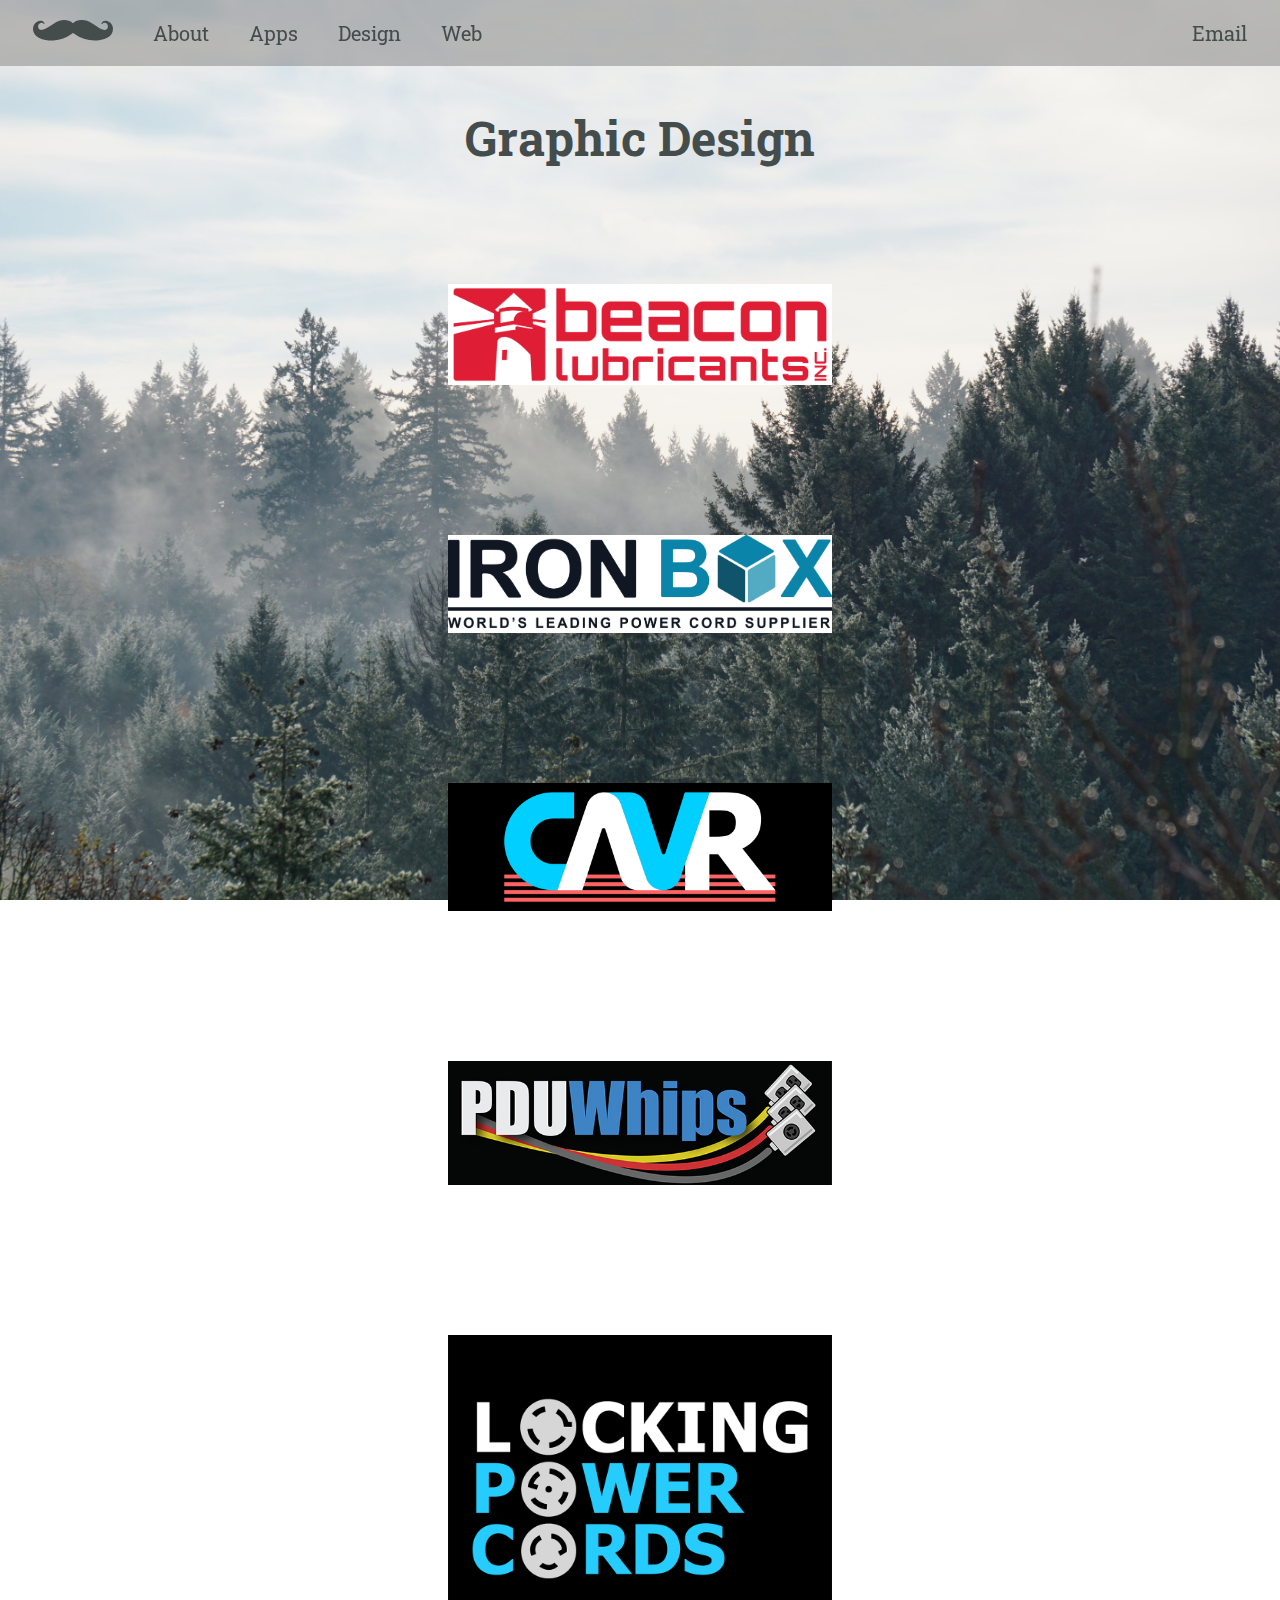
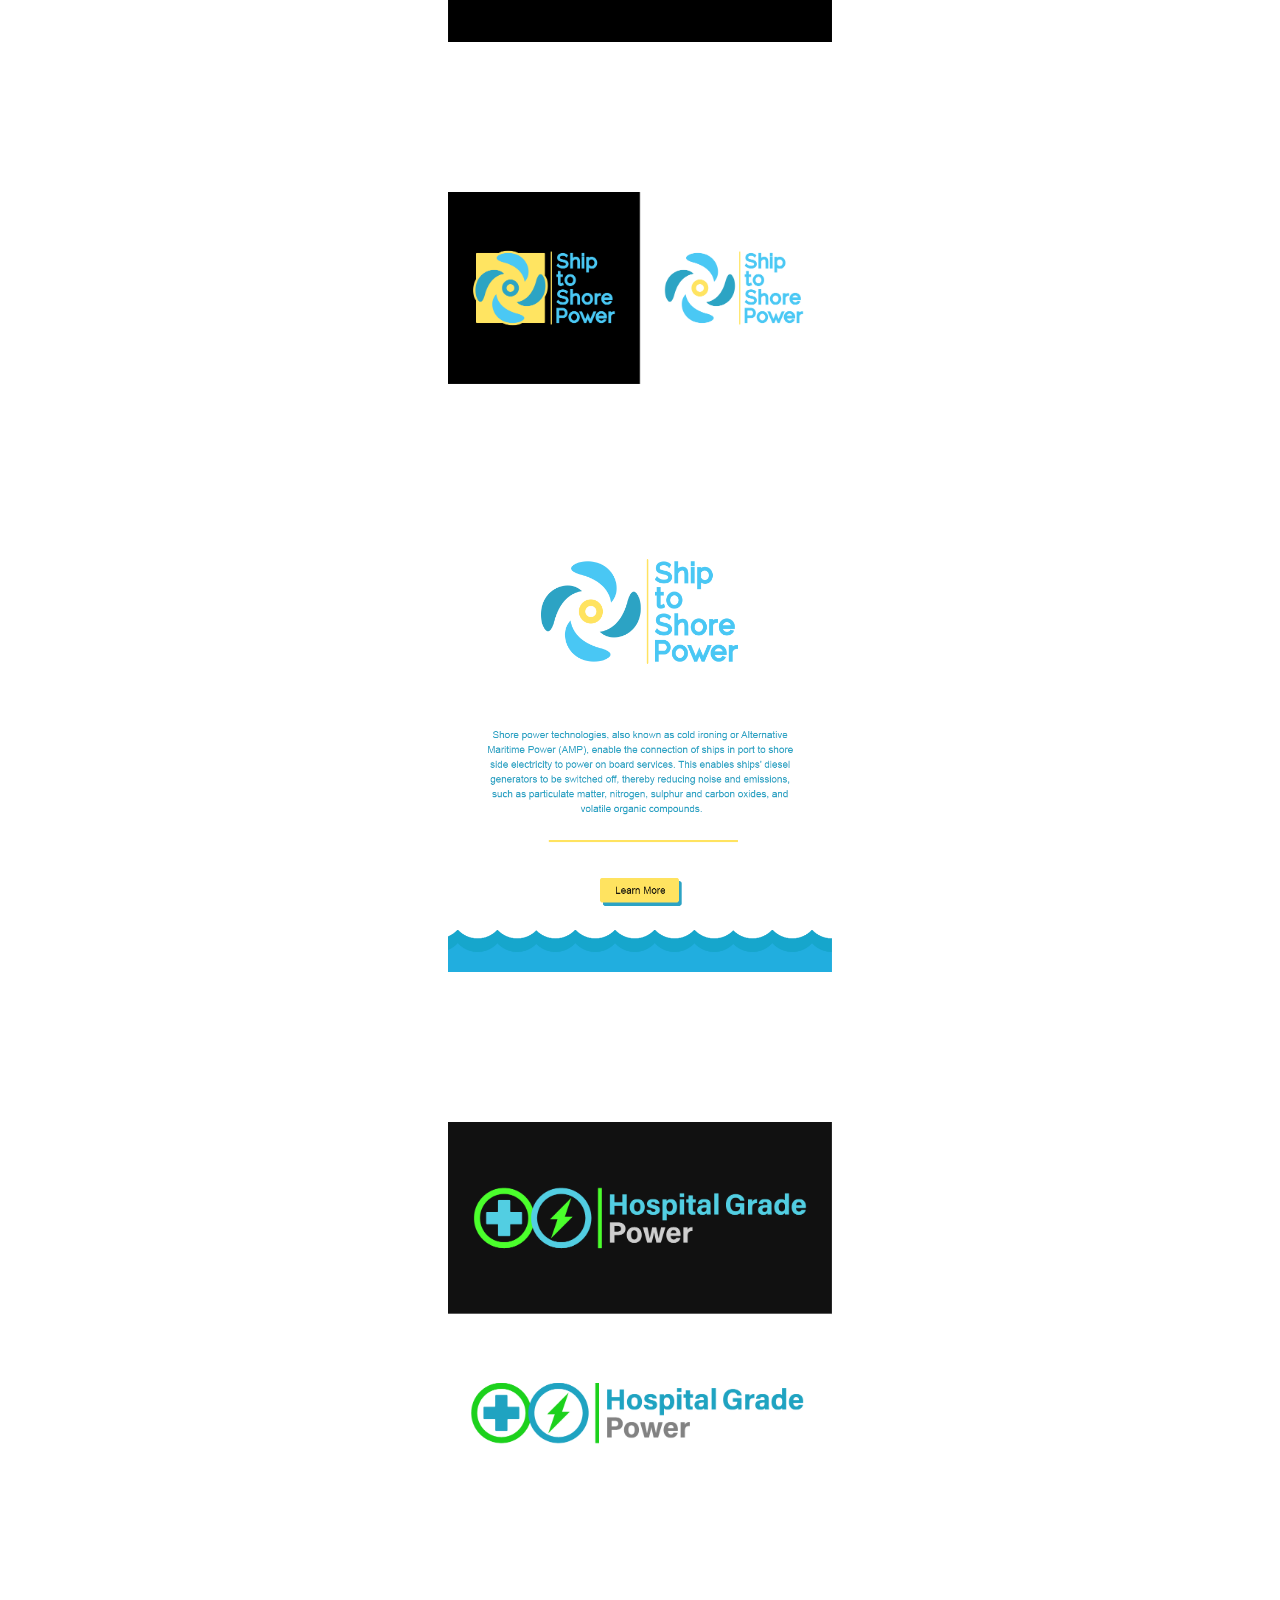
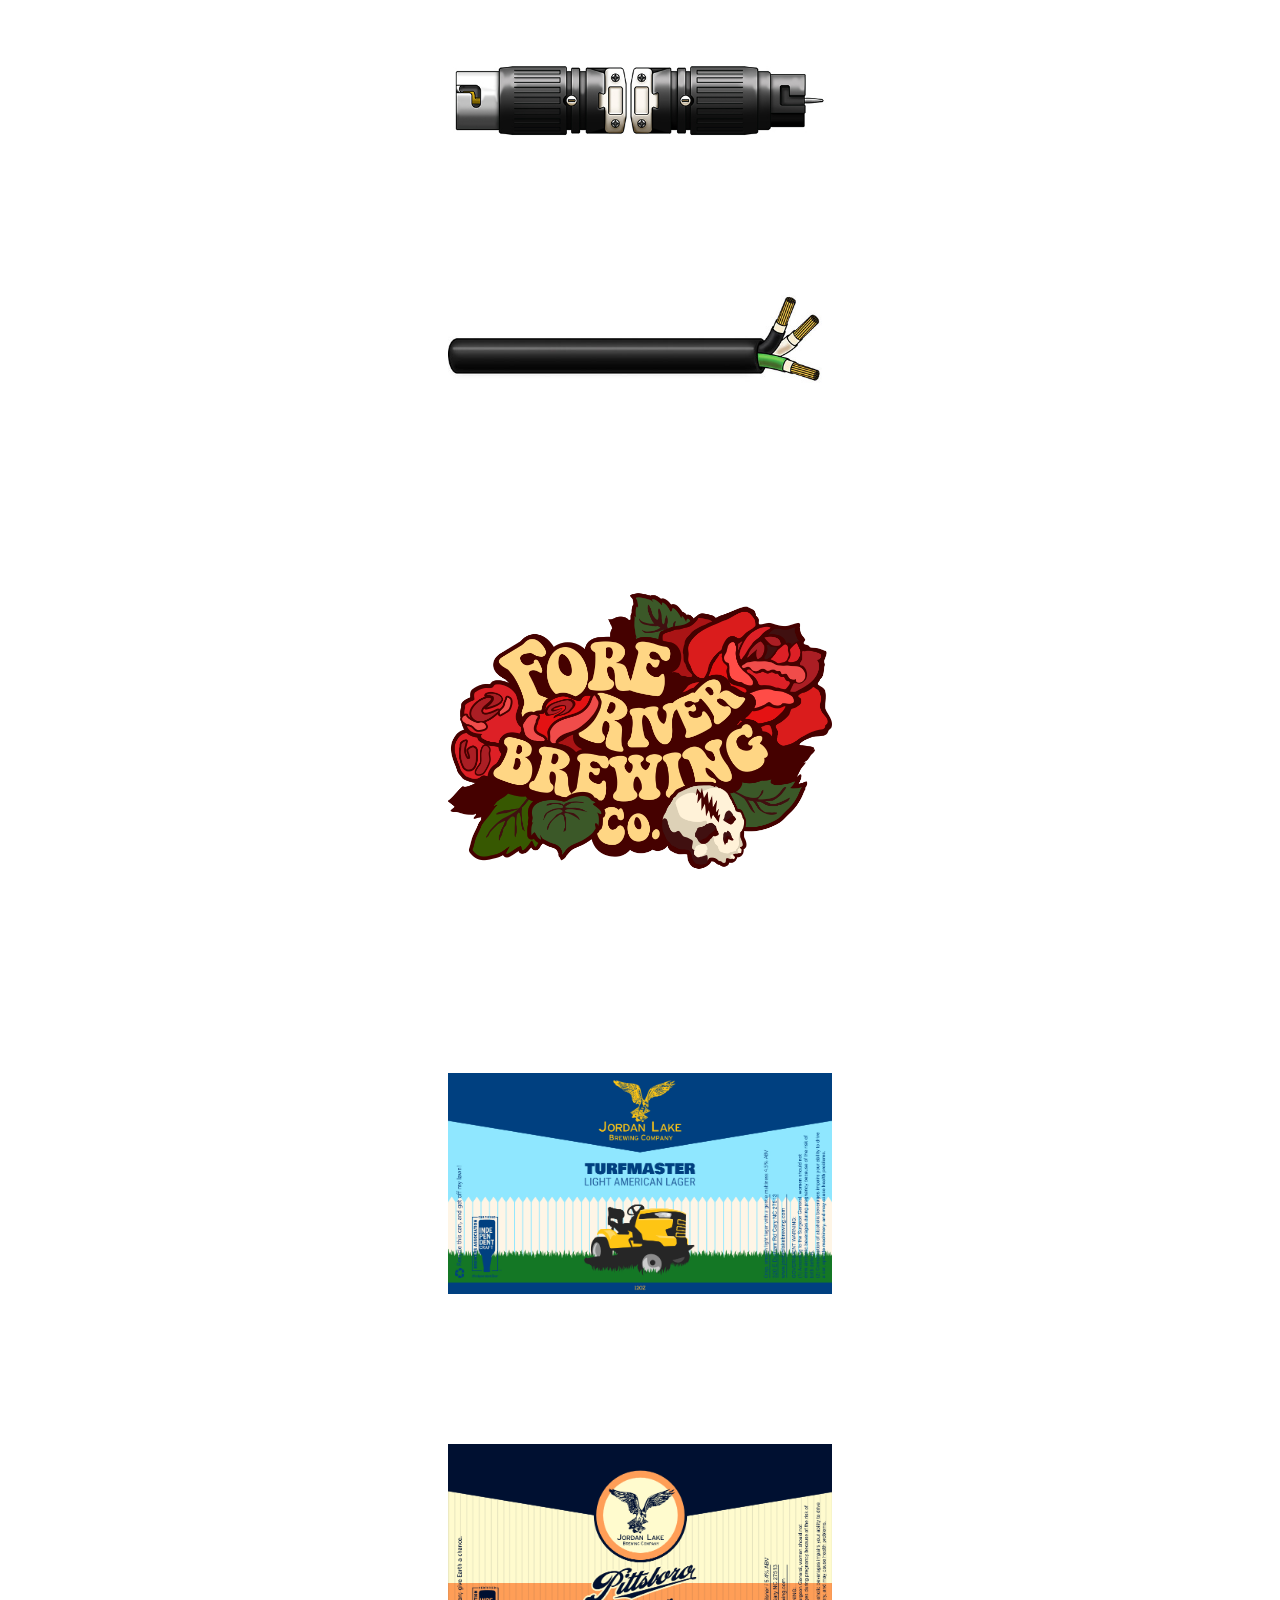
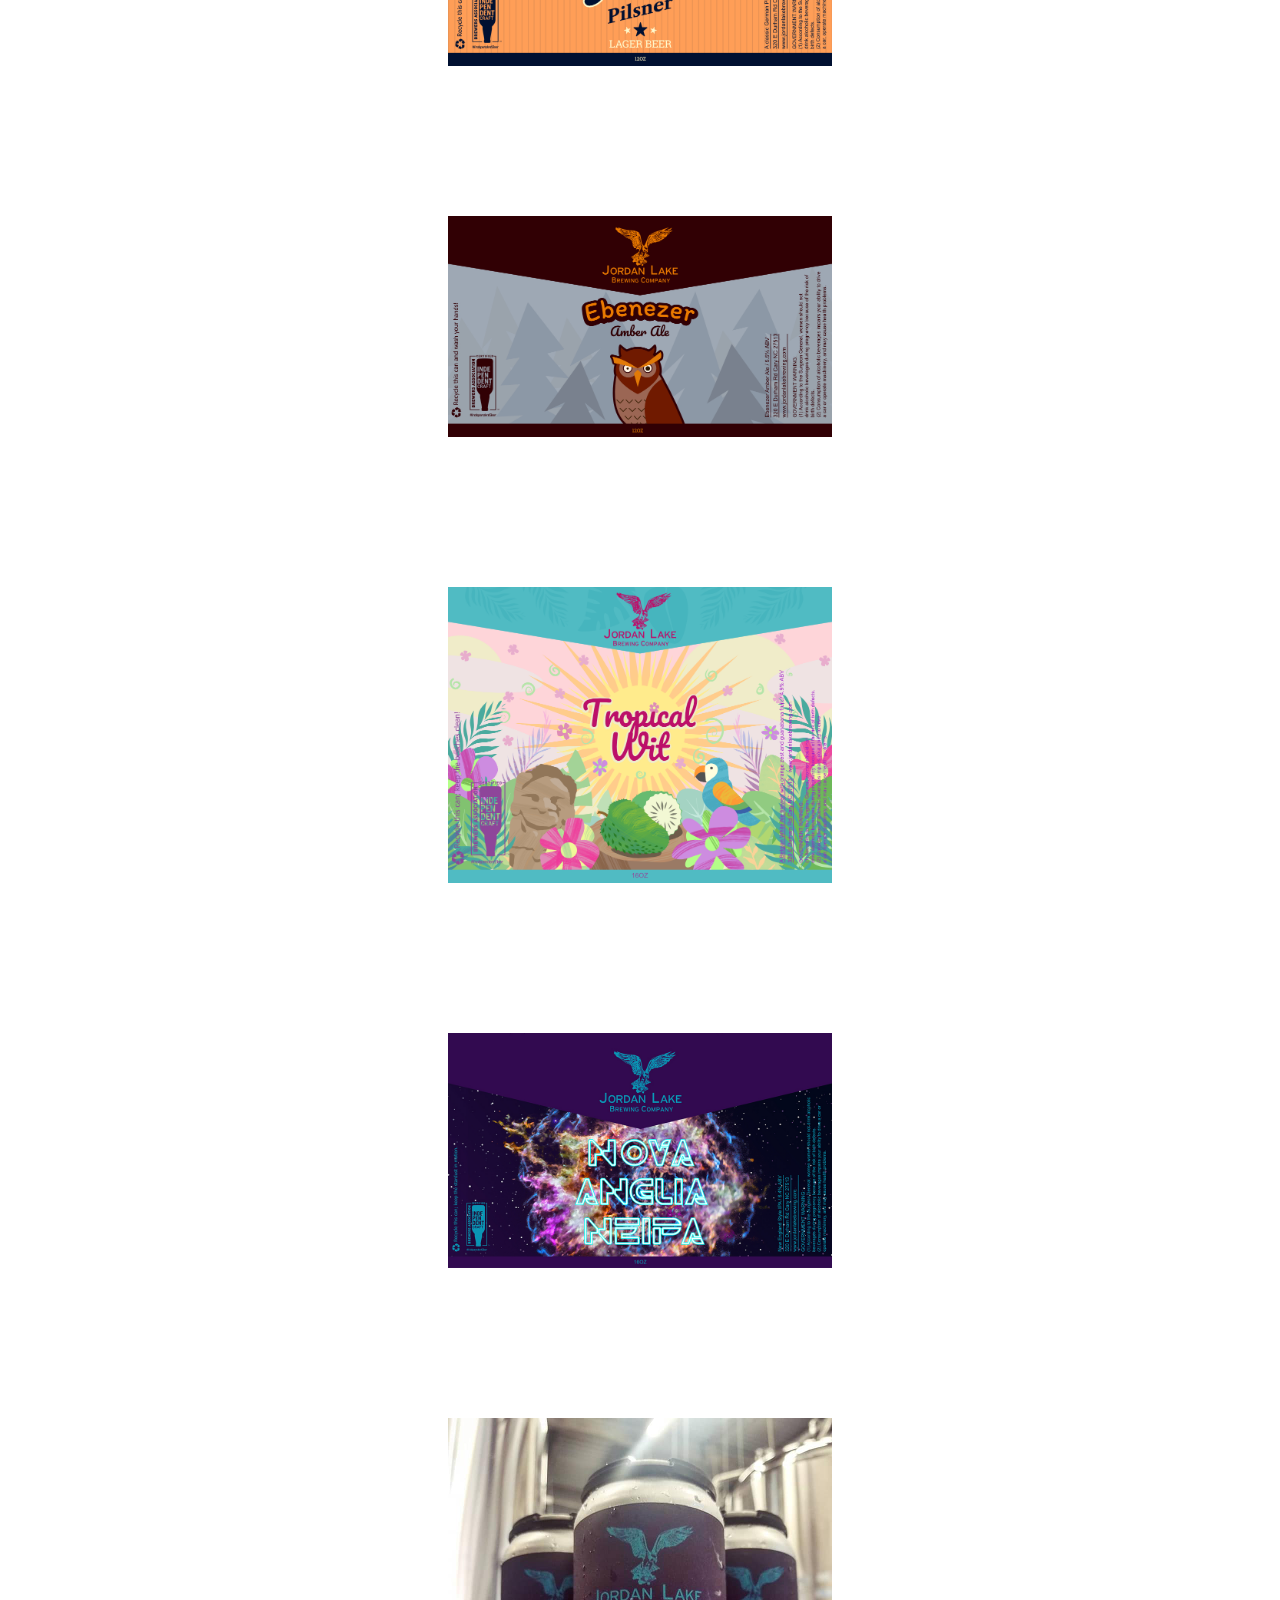
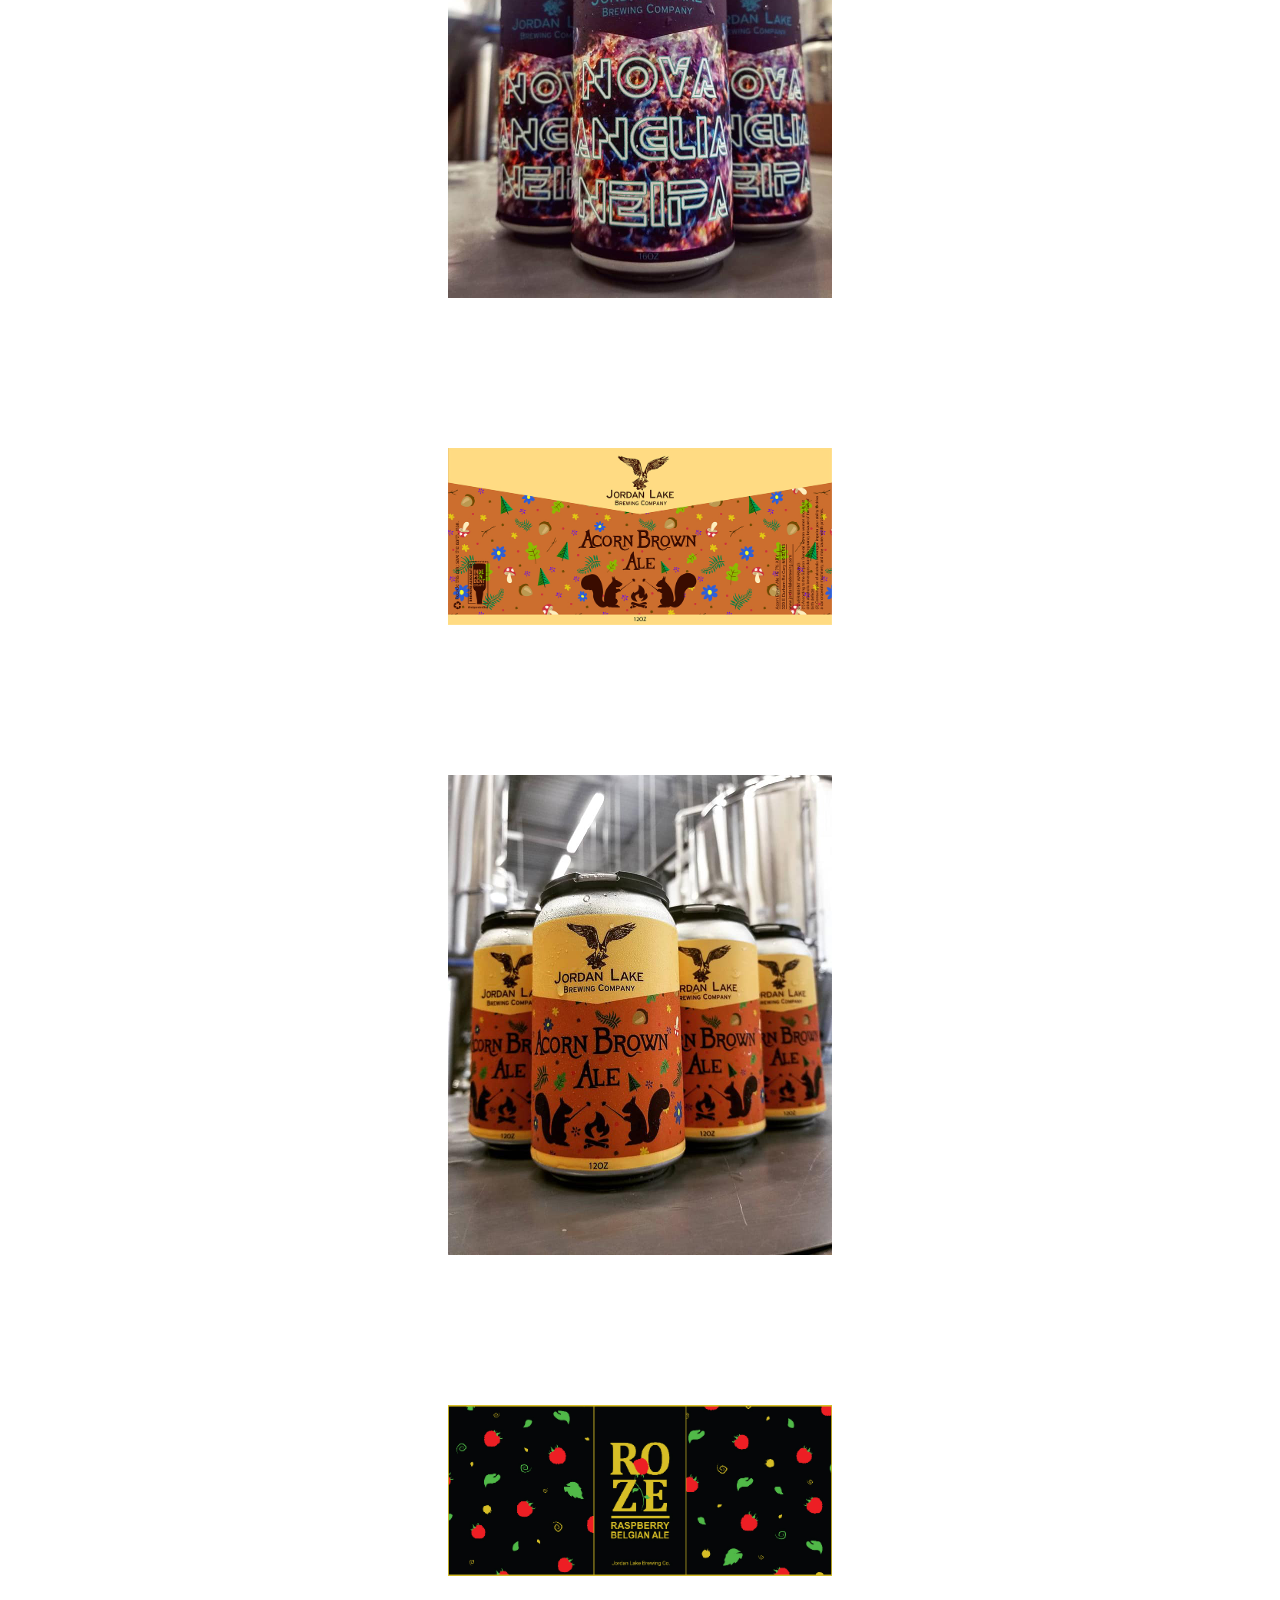
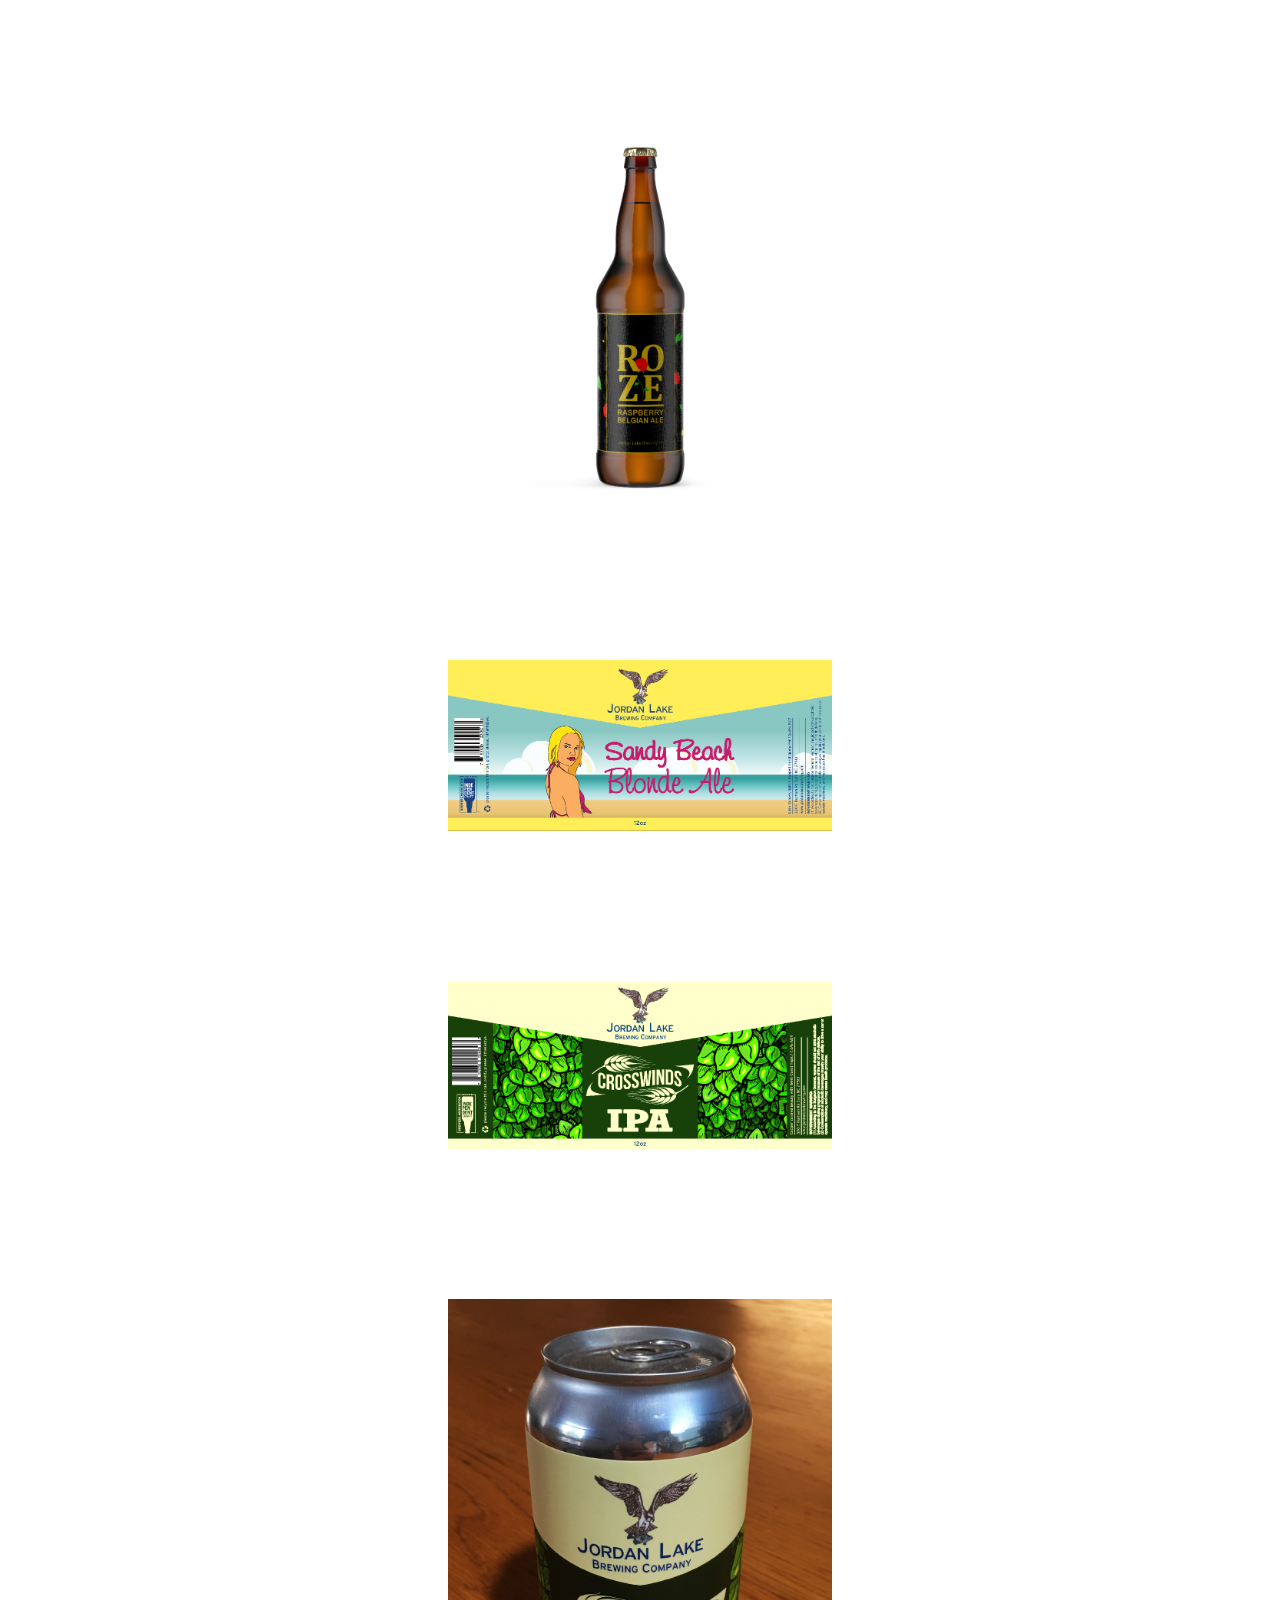
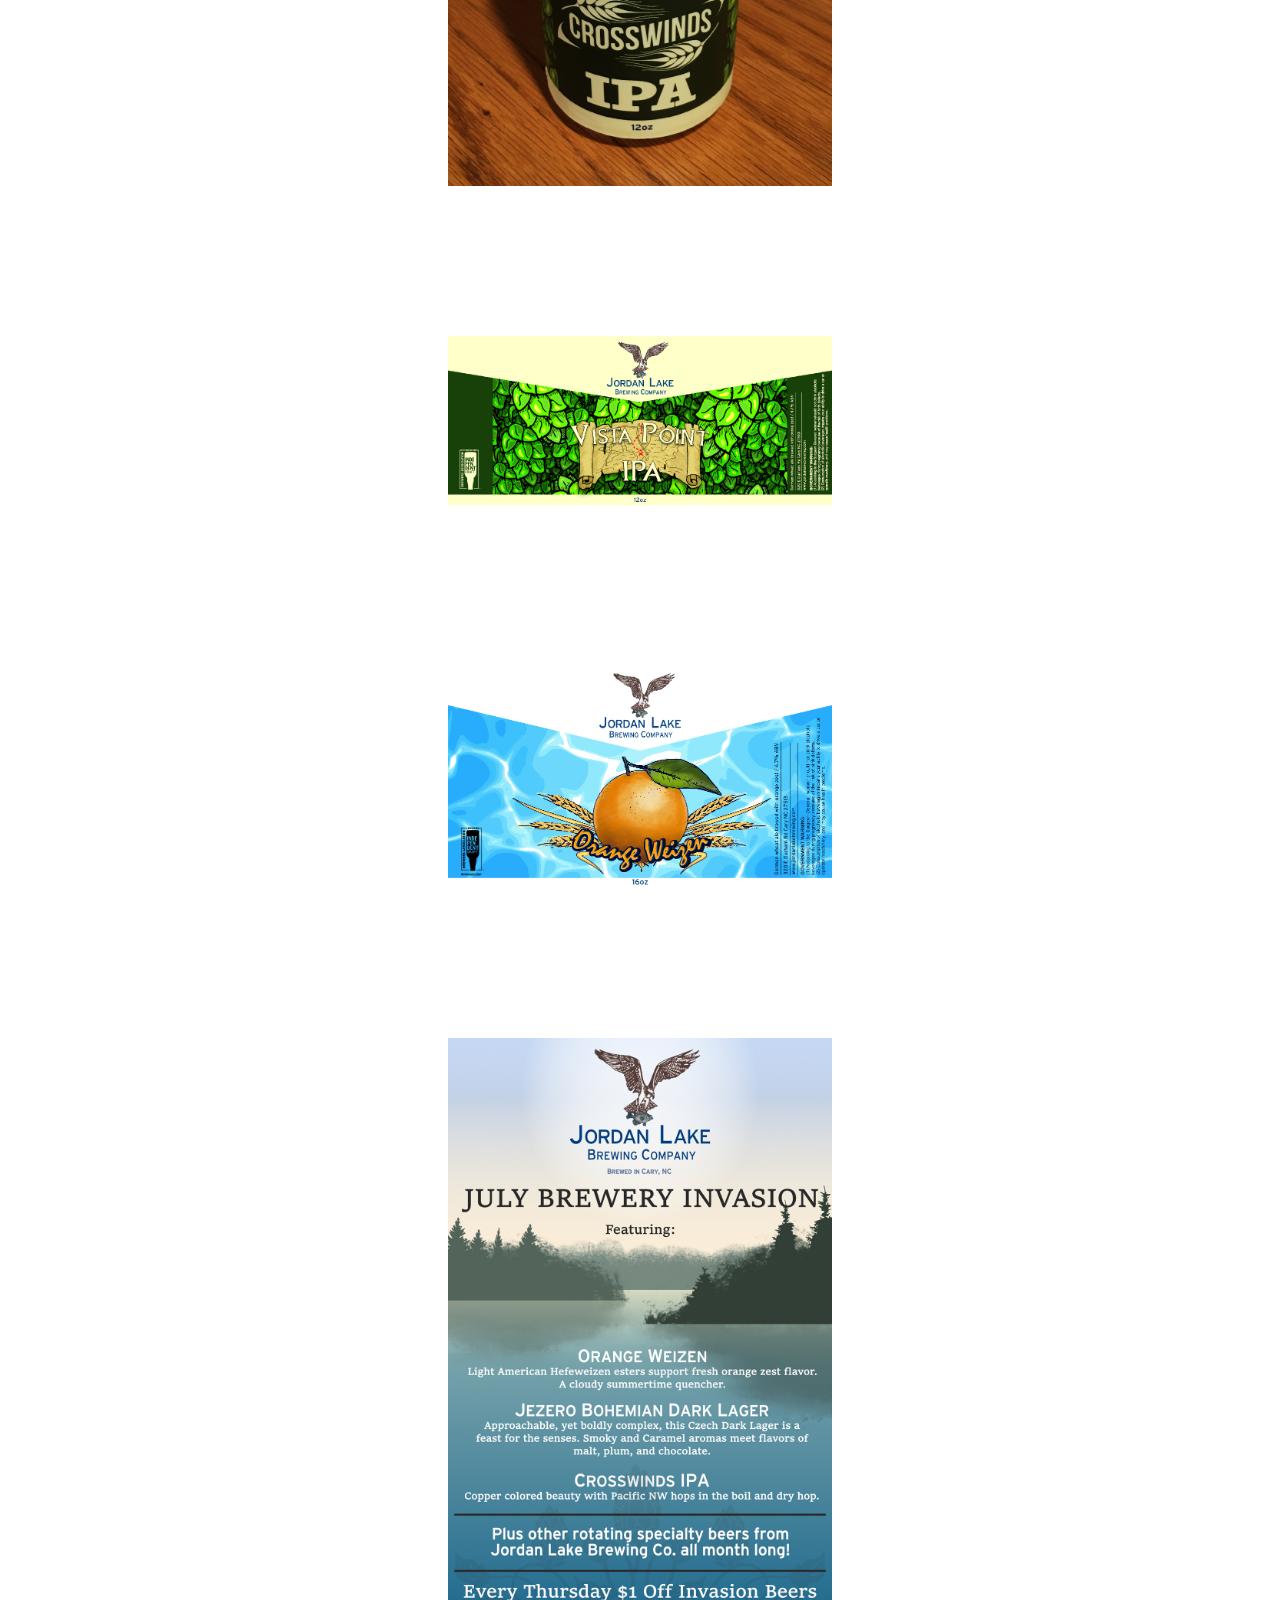
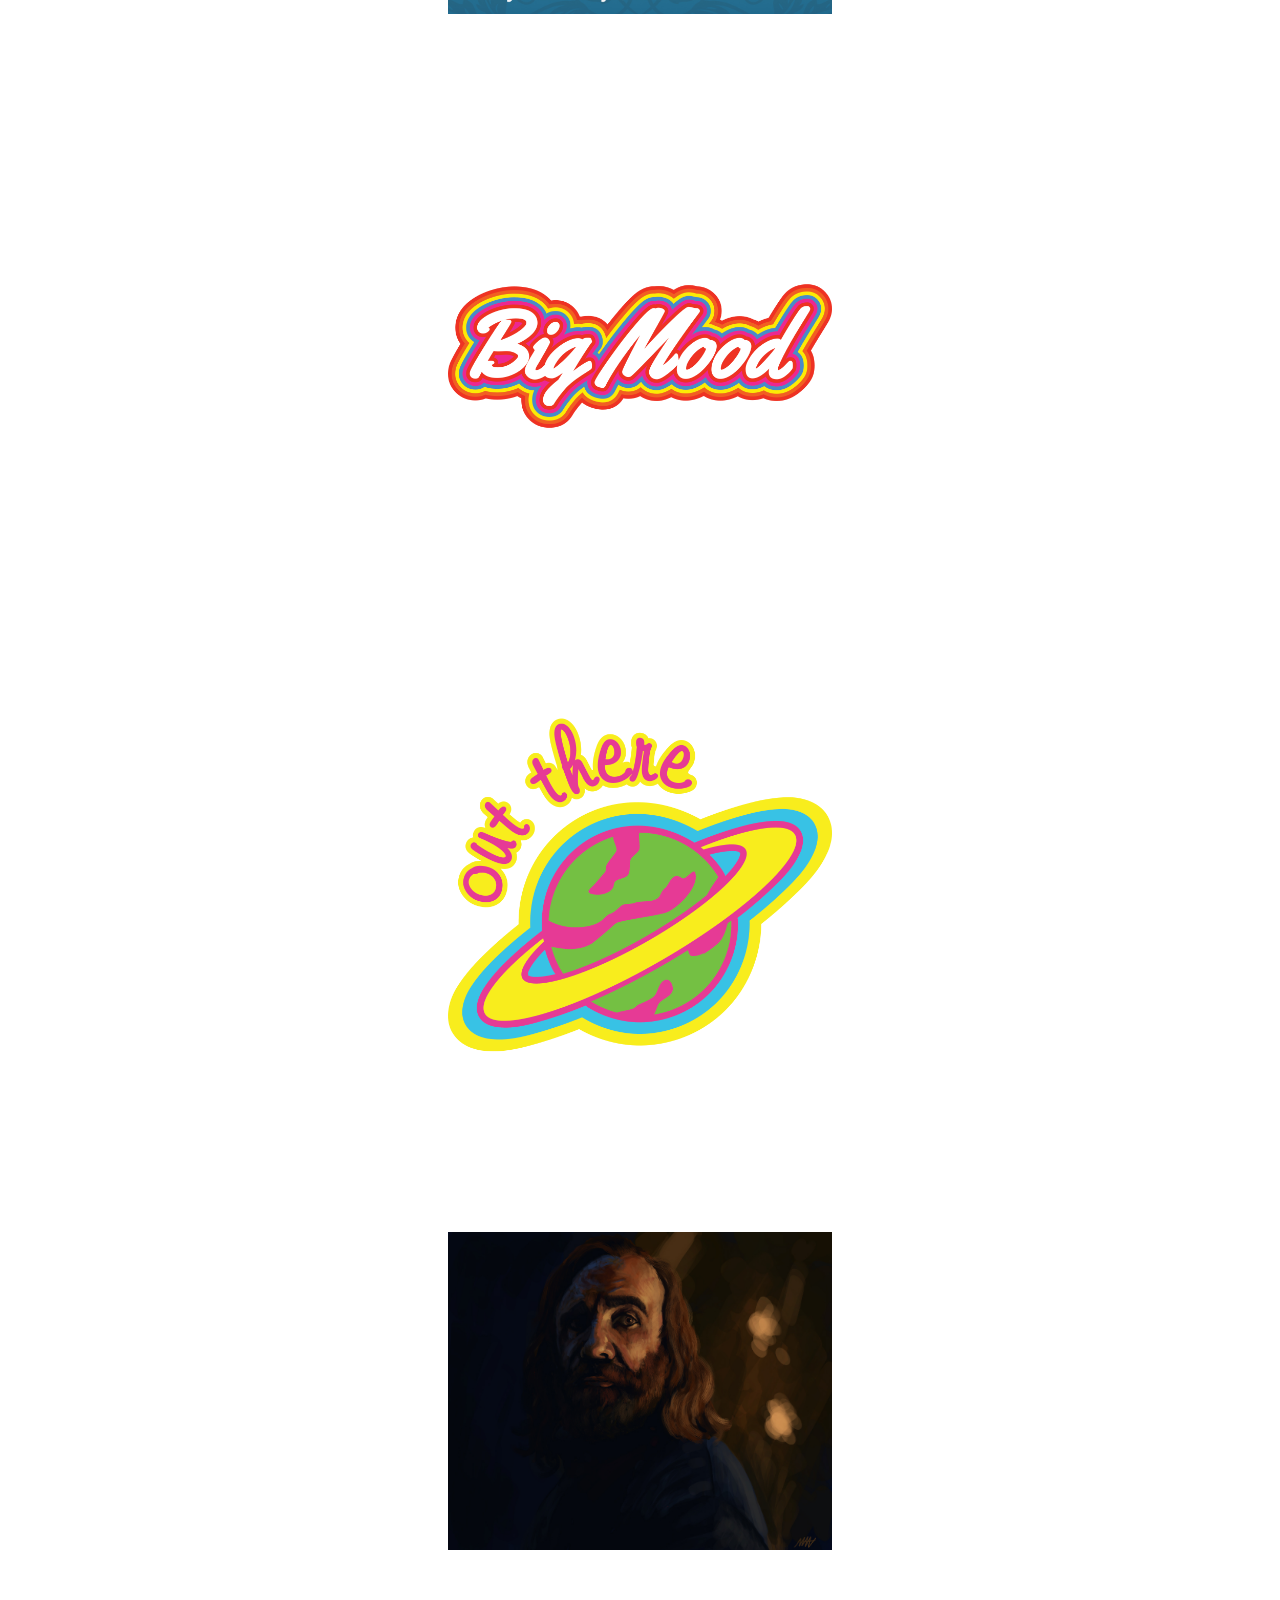
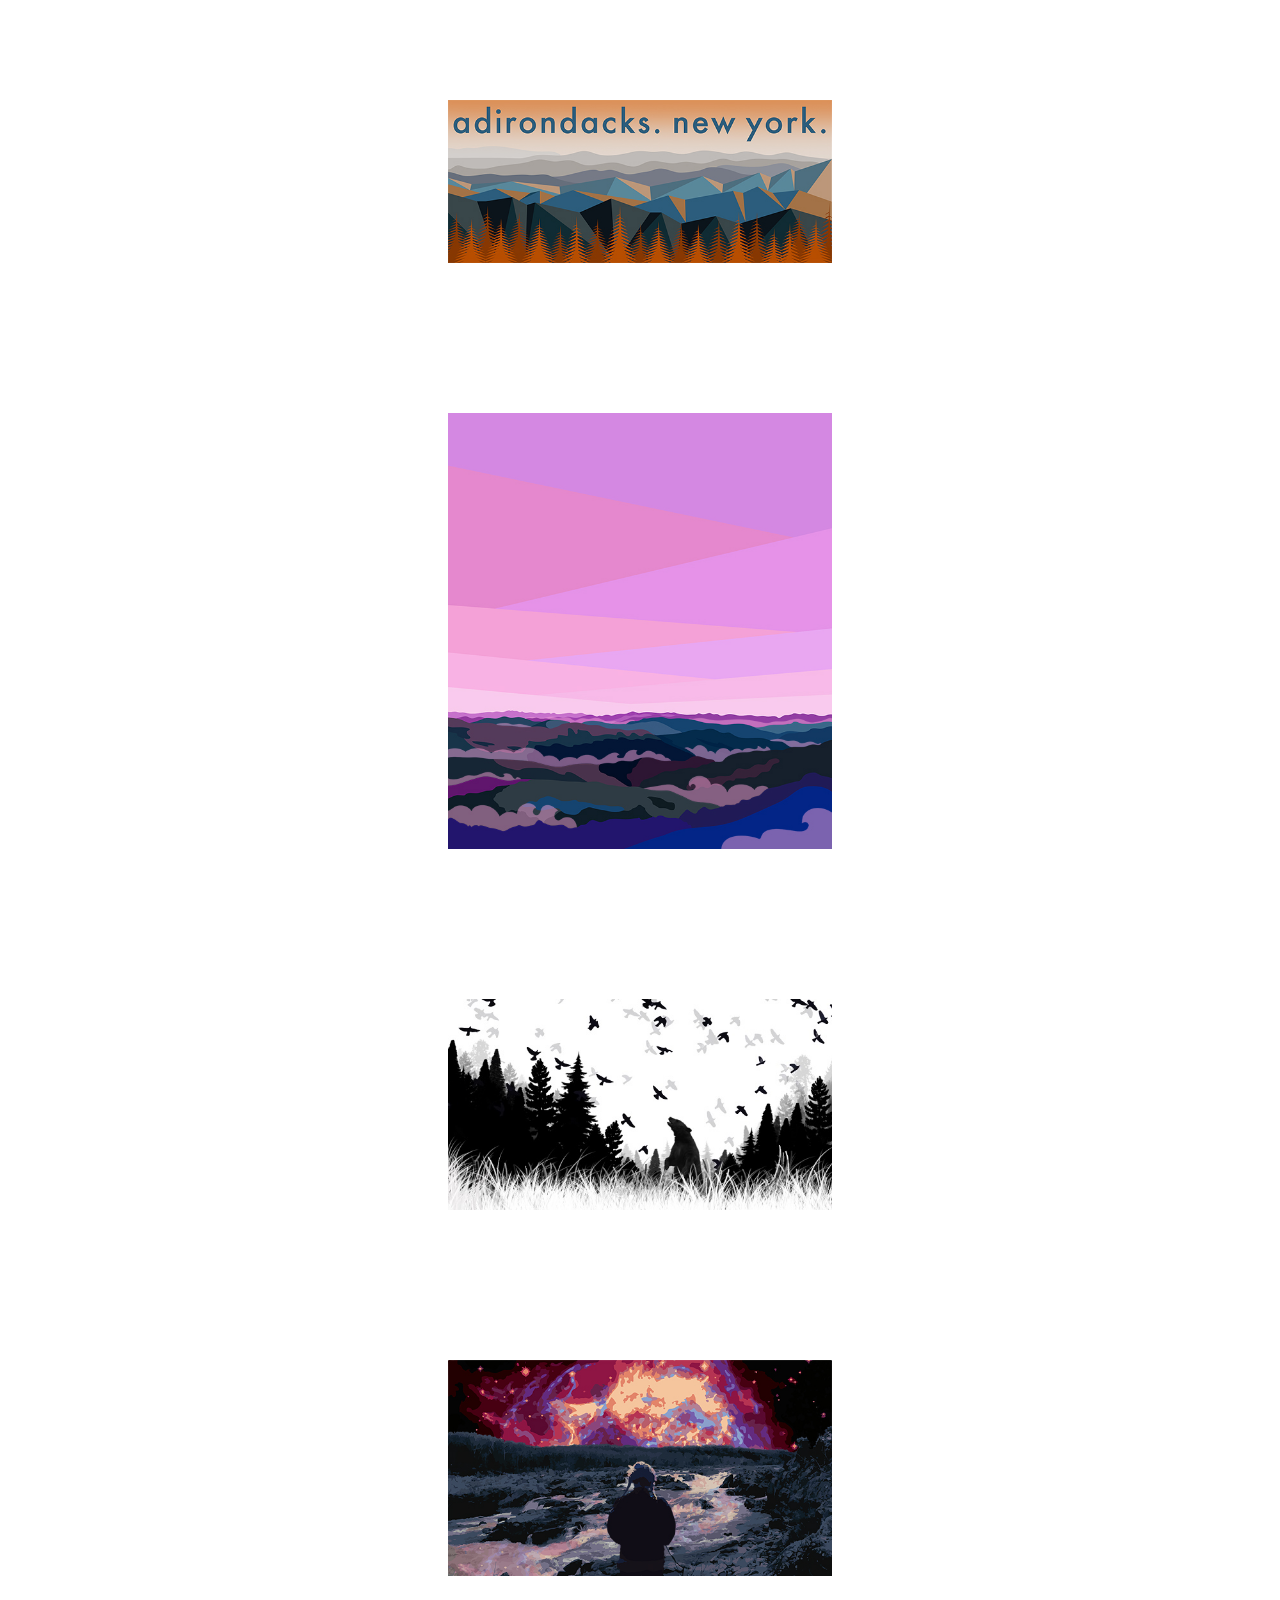
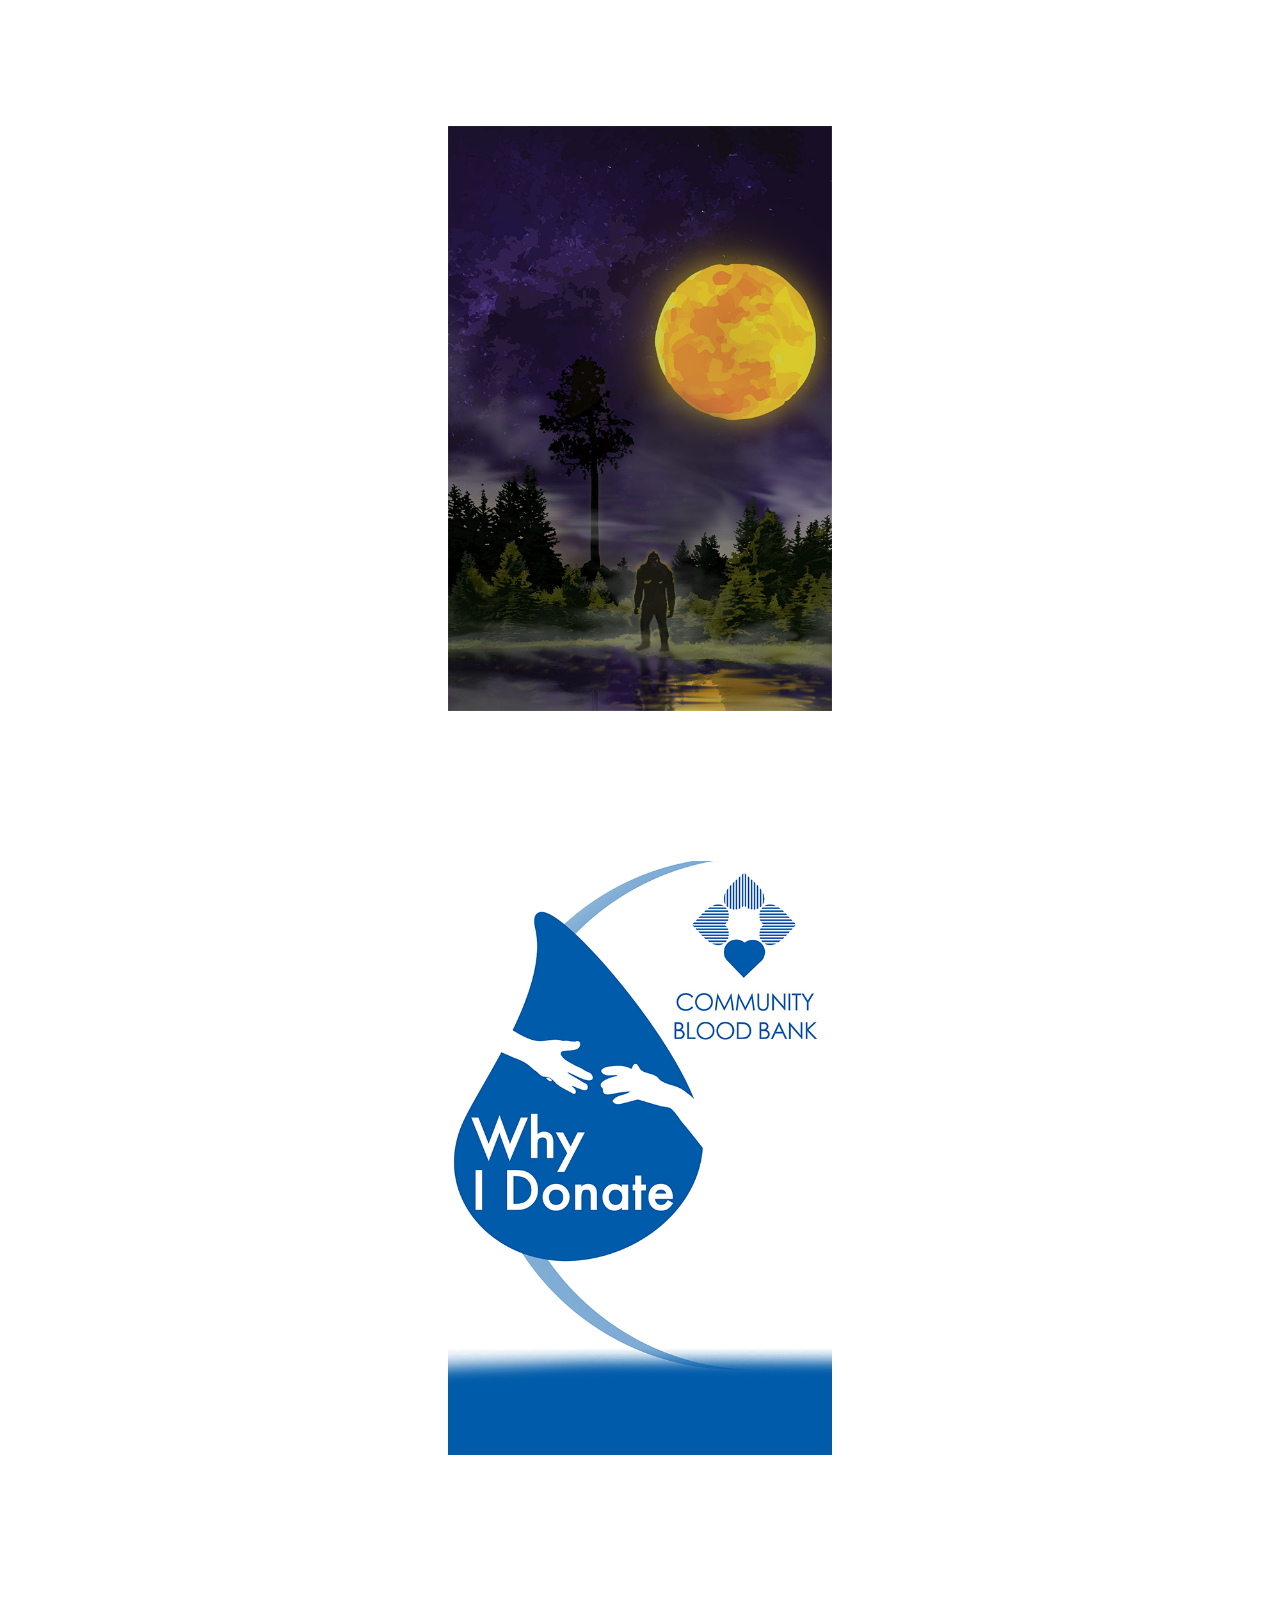
<file: design.html>
<!DOCTYPE html>
<html lang="en">
  <head>
    <meta charset="UTF-8" />
    <meta
      name="viewport"
      content="width=device-width, initial-scale=1.0, maximum-scale=1.0"
    />
    <meta http-equiv="X-UA-Compatible" content="ie=edge" />
    <title>Mark's Portfolio</title>
    <link rel="stylesheet" type="text/css" href="style.css" />
    <link rel="stylesheet" type="text/css" href="animate.css" />
    <link
      href="https://fonts.googleapis.com/css?family=Roboto+Slab&display=swap"
      rel="stylesheet"
    />
  </head>
  <body class="animated fadeIn">
    <nav class="nav-bkgrd sticky">
      <ul class="main-nav">
        <li class="animated bounceInDown">
          <a href="index.html">
            <svg
              id="Layer_1"
              data="img/mustache4.svg"
              data-name="Layer 1"
              xmlns="http://www.w3.org/2000/svg"
              viewBox="0 0 675.45 173.41"
            >
              <defs></defs>
              <title>mustache4</title>
              <path
                class="cls-1"
                d="M520.64,173.38c-63.42-1.46-121.29-19.5-172.31-58-10.36-7.82-10.36-7.79-20.58-.25-46.13,34-97.54,53.37-155,57.18-38.07,2.52-74.84-2.44-110.26-16.26-24.05-9.38-44.1-23.83-55.37-48.27C-9,72.86,3,31.77,34.78,14.14c10.88-6,22.6-9,35.18-6.82,12.73,2.17,21,9.94,26.6,21.16.85,1.72,2.46,3.85.08,5.54s-4.07-.05-5.8-1.65c-11.65-10.8-25.68-11.26-37.53-1.61C38.52,42.81,39,74.56,60.63,82.43c6.45,2.35,12.59,1.21,18.81,0C94,79.53,107,72.93,119.55,65.28,143.41,50.74,165.83,34,190.16,20.15,213,7.19,237.25-.6,263.55,0s51.08,6.07,71.1,24.74c2.73,2.54,4.36,1.64,6.5-.37C359,7.72,381.18,2.65,404.6.54c32.94-3,61.86,8.14,89.44,24.6,23,13.74,44.27,30.27,67.63,43.52,12.84,7.28,26.2,12.7,41,14.77,10.07,1.42,17.93-2.17,23.83-9.53,9.8-12.23,9.14-39.13-11.82-47.65-10.57-4.29-20.59-2.86-29.23,5.18-1.83,1.7-3.57,4.79-6.51,2.52s-.3-4.83.79-7c8.46-16.74,25-23.57,45.33-18.87,27.77,6.42,49.62,33.56,50.34,62.53.88,35-15.33,60.18-45.17,77.14-23,13.07-48.21,19.38-74.2,23A260.32,260.32,0,0,1,520.64,173.38Z"
                transform="translate(0.02 0.03)"
              />
            </svg>
          </a>
        </li>
        <li><a href="about.html">About</a></li>
        <li><a href="Code.html">Apps</a></li>
        <li><a href="design.html">Design</a></li>
        <li><a href="web.html">Web</a></li>
        <li class="push"><a href="mailto:nardo.marka@gmail.com">Email</a></li>
      </ul>
    </nav>
    <h2>Graphic Design</h2>

      <div class="grid">
        <div class="thumbnail-image-container">
          <img
            class="thumbnail"
            src="img/beacon_logo.jpg"
            alt="Beacon Lubricants Logo"
          />
        </div>

        <div class="grid">
          <div class="thumbnail-image-container">
            <img
              class="thumbnail"
              src="img/ibx_logo_dark_blue.jpg"
              alt="Iron Box logo"
            />
          </div>

      <div class="thumbnail-image-container">
        <img
          class="thumbnail"
          src="img/cavr_logo.jpg"
          alt="Custom AV Rack Logo"
        />
      </div>

      <div class="thumbnail-image-container">
        <img class="thumbnail" src="img/pduwhips.jpg" alt="PDU Whips Logo" />
      </div>

      <div class="thumbnail-image-container">
        <img
          class="thumbnail"
          src="img/LPC_logo.png"
          alt="Locking Power Cords Logo"
        />
      </div>

      <div class="thumbnail-image-container">
        <img
          class="thumbnail"
          src="img/ship_shore.png"
          alt="Ship to Shore Logo"
        />
      </div>

      <div class="thumbnail-image-container">
        <img
          class="thumbnail"
          src="img/ship_shore_ad.png"
          alt="Ship to Shore Ad"
        />
      </div>

      <div class="thumbnail-image-container">
        <img
          class="thumbnail"
          src="img/hospital_grade.png"
          alt="Hospital Grade Power Logo"
        />
      </div>

      <div class="thumbnail-image-container">
        <img class="thumbnail" src="img/cali.jpg" alt="California Style Plug" />
      </div>

      <div class="thumbnail-image-container">
        <img class="thumbnail" src="img/thnn.jpg" alt="Cable Wiring" />
      </div>

      <div class="thumbnail-image-container">
        <img
          class="thumbnail"
          src="img/forerivertee_rbg.jpg"
          alt="Fore River Brewing T-Shirt Design"
        />
      </div>

      <div class="thumbnail-image-container">
        <img
          class="thumbnail"
          src="img/turfmaster__label.jpg"
          alt="Turfmaster American Lager Label"
        />
      </div>

      <div class="thumbnail-image-container">
        <img
          class="thumbnail"
          src="img/pittsboro_label.jpg"
          alt="Pittsboro Pilsner Label"
        />
      </div>

      <div class="thumbnail-image-container">
        <img
          class="thumbnail"
          src="img/ebenezer_label.jpg"
          alt="Ebenezer Amber Label"
        />
      </div>

      <div class="thumbnail-image-container">
        <img
          class="thumbnail"
          src="img/tropical_wit_label.jpg"
          alt="Pittsboro Pilsner Label"
        />
      </div>

      <div class="thumbnail-image-container">
        <img
          class="thumbnail"
          src="img/nova_label.jpg"
          alt="Nova Anglia IPA Label"
        />
      </div>

      <div class="thumbnail-image-container">
        <img
          class="thumbnail"
          src="img/nova_can.jpg"
          alt="Nova Anglia IPA Can"
        />
      </div>

      <div class="thumbnail-image-container">
        <img
          class="thumbnail"
          src="img/acorn_label.jpg"
          alt="Acorn Brown Ale Label"
        />
      </div>

      <div class="thumbnail-image-container">
        <img
          class="thumbnail"
          src="img/acorn_can.jpg"
          alt="Acorn Brown Ale Can"
        />
      </div>

      <div class="thumbnail-image-container">
        <img
          class="thumbnail"
          src="img/roze_label.jpg"
          alt="Roze Belgian Ale Label"
        />
      </div>

      <div class="thumbnail-image-container">
        <img
          class="thumbnail"
          src="img/bottle_mockup.jpg"
          alt="Roze Label on Bottle"
        />
      </div>

      <div class="thumbnail-image-container">
        <img
          class="thumbnail"
          src="img/sandy_label.jpg"
          alt="Sandy Beach Blonde Label"
        />
      </div>

      <div class="thumbnail-image-container">
        <img
          class="thumbnail"
          src="img/crosswinds_label.jpg"
          alt="Crosswinds IPA Label"
        />
      </div>

      <div class="thumbnail-image-container">
        <img
          class="thumbnail"
          src="img/crosswinds_on_can.jpg"
          alt="Crosswinds on Can"
        />
      </div>

      <div class="thumbnail-image-container">
        <img
          class="thumbnail"
          src="img/vista_label.jpg"
          alt="Vista Point IPA Label"
        />
      </div>

      <div class="thumbnail-image-container">
        <img
          class="thumbnail"
          src="img/orange_label.jpg"
          alt="Orange Weizen Label"
        />
      </div>

      <div class="thumbnail-image-container">
        <img class="thumbnail" src="img/brew_poster.jpg" alt="Brewery Poster" />
      </div>

      <div class="thumbnail-image-container">
        <img
          class="thumbnail"
          src="img/big_mood_shirt.png"
          alt="Big Mood T-Shirt"
        />
      </div>

      <div class="thumbnail-image-container">
        <img
          class="thumbnail"
          src="img/out_there_shirt.png"
          alt="Out There T-Shirt"
        />
      </div>

      <div class="thumbnail-image-container">
        <img class="thumbnail" src="img/hound.jpg" alt="The Hound Portrait" />
      </div>

      <div class="thumbnail-image-container">
        <img
          class="thumbnail"
          src="img/adk.jpg"
          alt="Adirondack Mountain Landscape"
        />
      </div>

      <div class="thumbnail-image-container">
        <img
          class="thumbnail"
          src="img/pinkandlazy.jpg"
          alt="Blue Ridge Mountain Landscape"
        />
      </div>

      <div class="thumbnail-image-container">
        <img
          class="thumbnail"
          src="img/brokensilence.jpg"
          alt="A Bear In the Wilderness"
        />
      </div>

      <div class="thumbnail-image-container">
        <img
          class="thumbnail"
          src="img/supernova.jpg"
          alt="Supernova in the Sky"
        />
      </div>

      <div class="thumbnail-image-container">
        <img class="thumbnail" src="img/sassy.jpg" alt="Bigfoot" />
      </div>

      <div class="thumbnail-image-container">
        <img
          class="thumbnail"
          src="img/posterlarge.jpg"
          alt="Community Blood Bank Poster"
        />
      </div>

      <div class="thumbnail-image-container">
        <img
          class="thumbnail"
          src="img/lighttheband.jpg"
          alt="Light the Band Logo"
        />
      </div>

      <div class="thumbnail-image-container">
        <img
          class="thumbnail"
          src="img/easyoutback.jpg"
          alt="Easy Outback Logo"
        />
      </div>

      <div class="thumbnail-image-container">
        <img class="thumbnail" src="img/apollo.jpg" alt="Apollo Homes Logo" />
      </div>
    </div>
  </body>
</html>
</file>
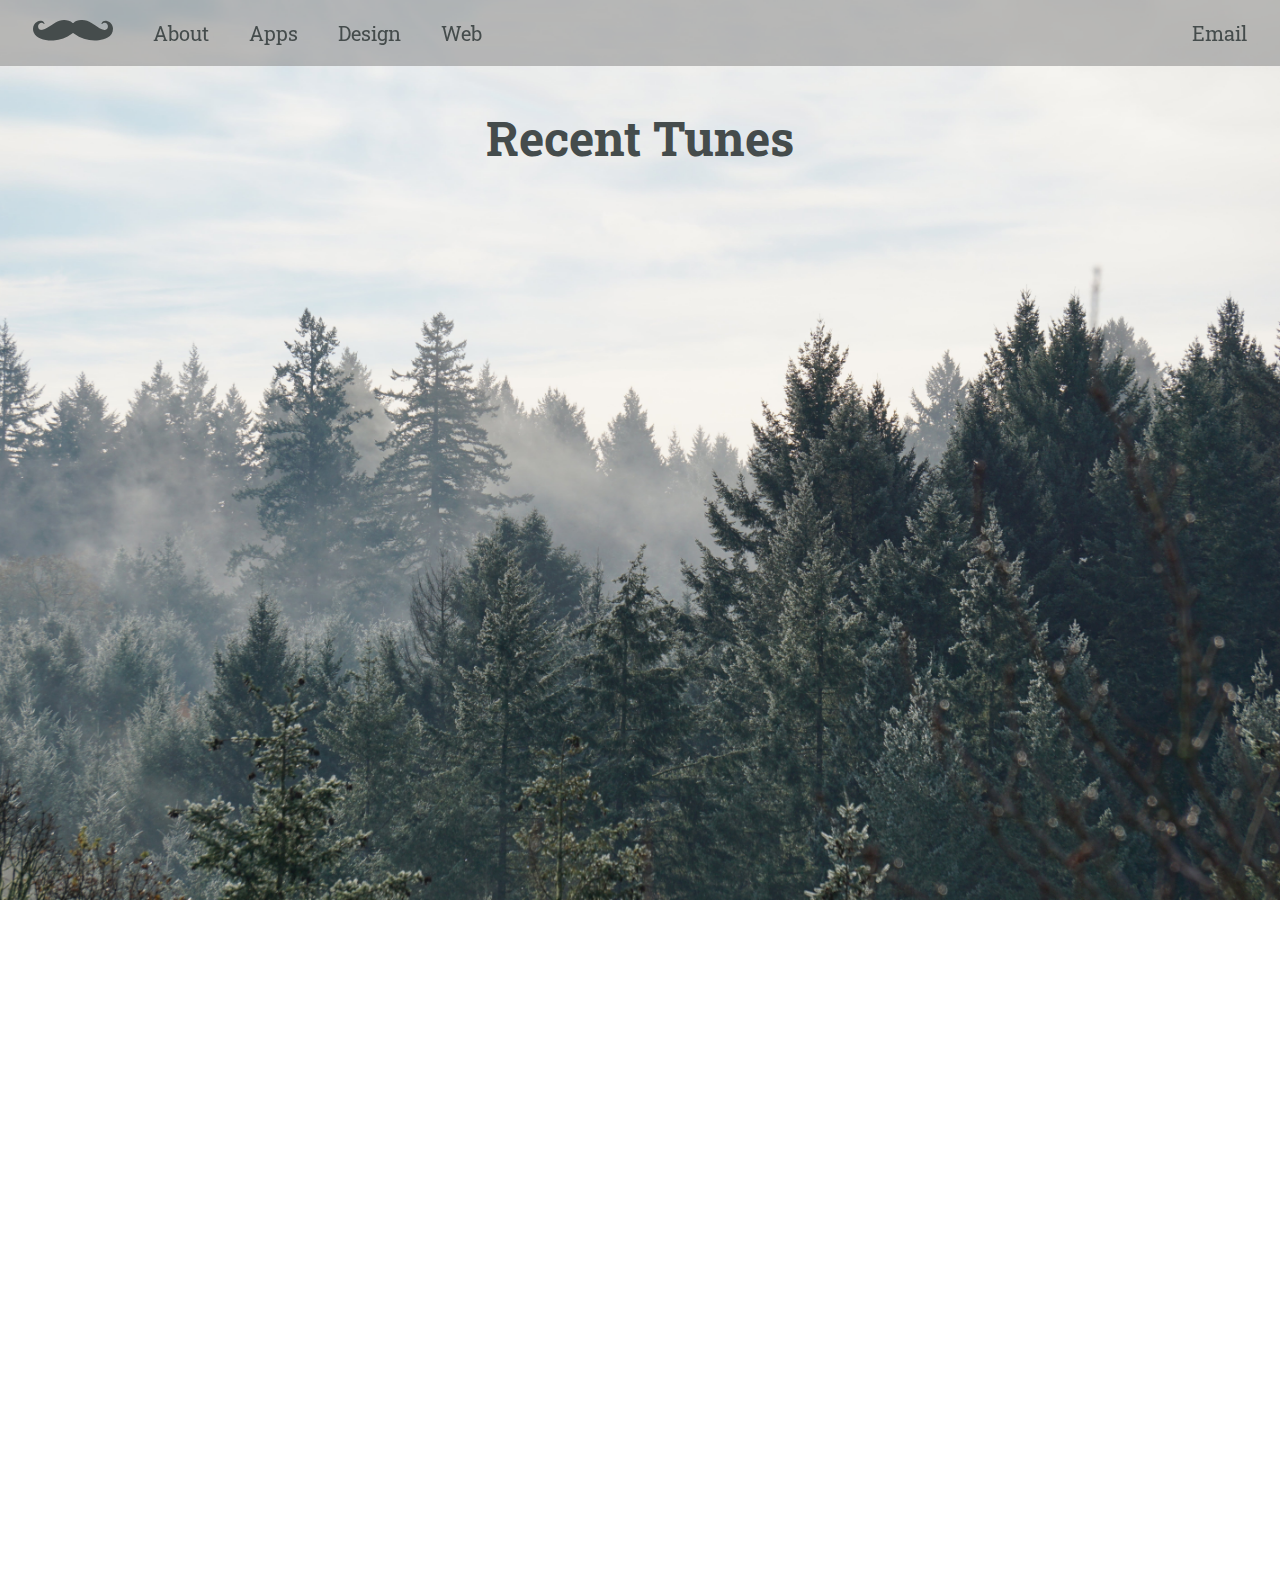
<file: playlist.html>
<!DOCTYPE html>
<html lang="en">
<head>
    <meta charset="UTF-8">
    <meta name="viewport" content="width=device-width, initial-scale=1.0, maximum-scale=1.0">
    <meta http-equiv="X-UA-Compatible" content="ie=edge">
    <title>Mark's Portfolio</title>
    <link rel="stylesheet" type="text/css" href="style.css">
    <link rel="stylesheet" type="text/css" href="animate.css">
    <link href="https://fonts.googleapis.com/css?family=Roboto+Slab&display=swap" rel="stylesheet">
</head>
<body class="animated fadeIn">
    <nav class="nav-bkgrd sticky">
        <ul class="main-nav">
            <li class="animated bounceInDown">
                <a href="index.html">
                    <svg id="Layer_1" data="img/mustache4.svg" data-name="Layer 1" xmlns="http://www.w3.org/2000/svg" viewBox="0 0 675.45 173.41"><defs></defs><title>mustache4</title><path class="cls-1" d="M520.64,173.38c-63.42-1.46-121.29-19.5-172.31-58-10.36-7.82-10.36-7.79-20.58-.25-46.13,34-97.54,53.37-155,57.18-38.07,2.52-74.84-2.44-110.26-16.26-24.05-9.38-44.1-23.83-55.37-48.27C-9,72.86,3,31.77,34.78,14.14c10.88-6,22.6-9,35.18-6.82,12.73,2.17,21,9.94,26.6,21.16.85,1.72,2.46,3.85.08,5.54s-4.07-.05-5.8-1.65c-11.65-10.8-25.68-11.26-37.53-1.61C38.52,42.81,39,74.56,60.63,82.43c6.45,2.35,12.59,1.21,18.81,0C94,79.53,107,72.93,119.55,65.28,143.41,50.74,165.83,34,190.16,20.15,213,7.19,237.25-.6,263.55,0s51.08,6.07,71.1,24.74c2.73,2.54,4.36,1.64,6.5-.37C359,7.72,381.18,2.65,404.6.54c32.94-3,61.86,8.14,89.44,24.6,23,13.74,44.27,30.27,67.63,43.52,12.84,7.28,26.2,12.7,41,14.77,10.07,1.42,17.93-2.17,23.83-9.53,9.8-12.23,9.14-39.13-11.82-47.65-10.57-4.29-20.59-2.86-29.23,5.18-1.83,1.7-3.57,4.79-6.51,2.52s-.3-4.83.79-7c8.46-16.74,25-23.57,45.33-18.87,27.77,6.42,49.62,33.56,50.34,62.53.88,35-15.33,60.18-45.17,77.14-23,13.07-48.21,19.38-74.2,23A260.32,260.32,0,0,1,520.64,173.38Z" transform="translate(0.02 0.03)"/></svg>
                </a>
            </li>
            <li><a href="about.html">About</a></li>
            <li><a href="Code.html">Apps</a></li>
            <li><a href="design.html">Design</a></li>
            <li><a href="web.html">Web</a></li>
            <li class="push"><a href="mailto:nardo.marka@gmail.com">Email</a></li>
        </ul>
    </nav>
    <h2>Recent Tunes</h2>
    <br>
    <div class="center-grid">
        <div class='image-container'>
            <div class='embed-container mySlides'>
            <iframe src="https://open.spotify.com/embed/track/45wGhAr9756RWGrSs35r56" width="300" height="380" frameborder="0" allowtransparency="true" allow="encrypted-media"></iframe>
            </div>

            <div class='embed-container mySlides'>
            <iframe src="https://open.spotify.com/embed/track/29kZDKEz9SCLs8S9dOskcS" width="300" height="380" frameborder="0" allowtransparency="true" allow="encrypted-media"></iframe>
            </div>
            
            <div class='embed-container mySlides'>
            <iframe src="https://open.spotify.com/embed/track/7dwXipvdDxipgRu47xH98K" width="300" height="380" frameborder="0" allowtransparency="true" allow="encrypted-media"></iframe>
            </div>
            
            <div class='embed-container mySlides'>
            <iframe src="https://open.spotify.com/embed/track/5f3zblp9VmUQirJ4vftf0p" width="300" height="380" frameborder="0" allowtransparency="true" allow="encrypted-media"></iframe>
            </div>

            <div class='embed-container mySlides'>
            <iframe src="https://open.spotify.com/embed/track/4hrJhMznNddR7UThDKHSJy" width="300" height="380" frameborder="0" allowtransparency="true" allow="encrypted-media"></iframe>
            </div>

            <div class='embed-container mySlides'>
            <iframe src="https://open.spotify.com/embed/track/3Ozx6IrGdoQyAworJzvBDE" width="300" height="380" frameborder="0" allowtransparency="true" allow="encrypted-media"></iframe>
            </div>

            <div class='embed-container mySlides'>
            <iframe src="https://open.spotify.com/embed/track/2Gcxmc6QIBFtZvXhML4afF" width="300" height="380" frameborder="0" allowtransparency="true" allow="encrypted-media"></iframe>
            </div>

            <div class='embed-container mySlides'>
            <iframe src="https://open.spotify.com/embed/track/6QLh3oOA1AKocLHFH6j7qA" width="300" height="380" frameborder="0" allowtransparency="true" allow="encrypted-media"></iframe>
            </div>

            <div class='embed-container mySlides'>
            <iframe src="https://open.spotify.com/embed/track/64uuKDv6dm6PuUOA3PBQaS" width="300" height="380" frameborder="0" allowtransparency="true" allow="encrypted-media"></iframe>
            </div>

            <div class='embed-container mySlides'>
            <iframe src="https://open.spotify.com/embed/track/6NEnPyVS7opzxuT4f54V1y" width="300" height="380" frameborder="0" allowtransparency="true" allow="encrypted-media"></iframe>
            </div>

            <div class='embed-container mySlides'>
            <iframe src="https://open.spotify.com/embed/track/1P0bLakvCH8evi0dIXjbLD" width="300" height="380" frameborder="0" allowtransparency="true" allow="encrypted-media"></iframe>
            </div>

            <div class='embed-container mySlides'>
            <iframe src="https://open.spotify.com/embed/track/0tQE4M1QGueGKIvlteAEKA" width="300" height="380" frameborder="0" allowtransparency="true" allow="encrypted-media"></iframe>
            </div>

        </div>
    </div>
</body>
</html>
</file>
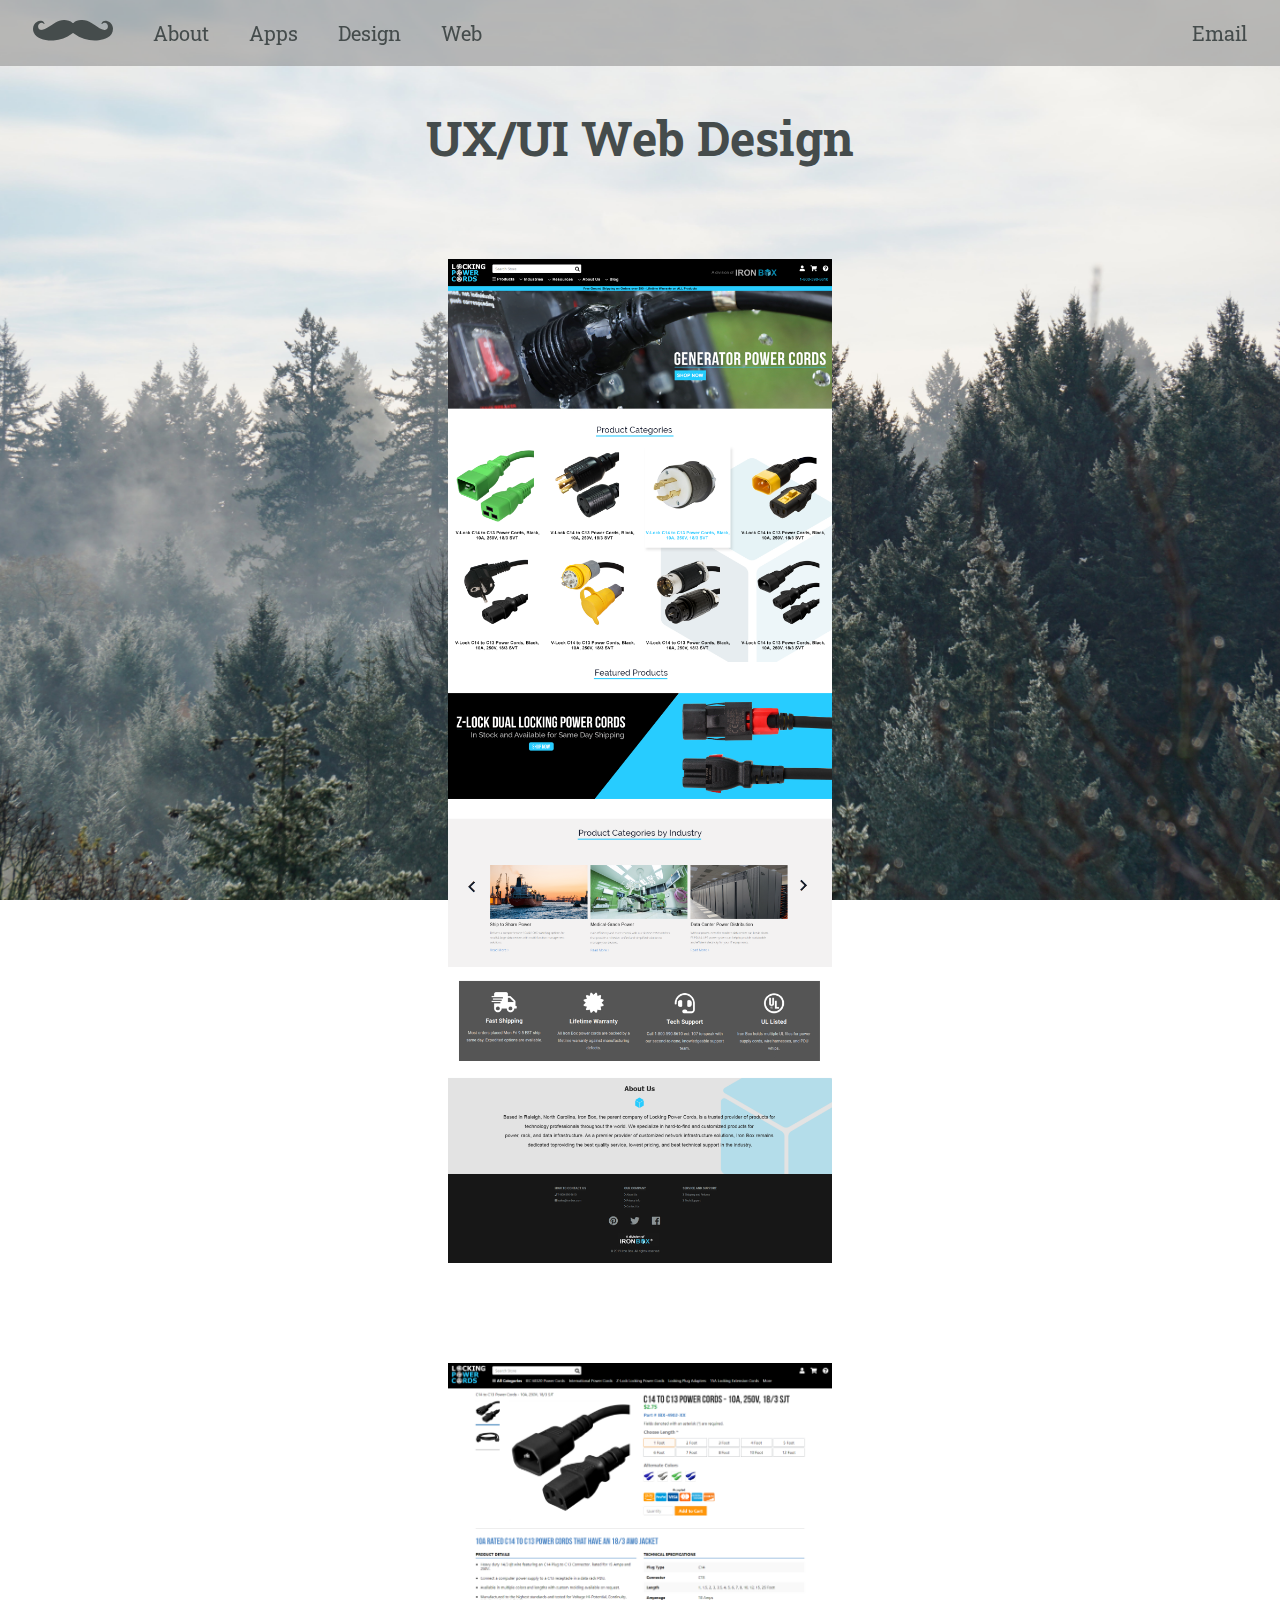
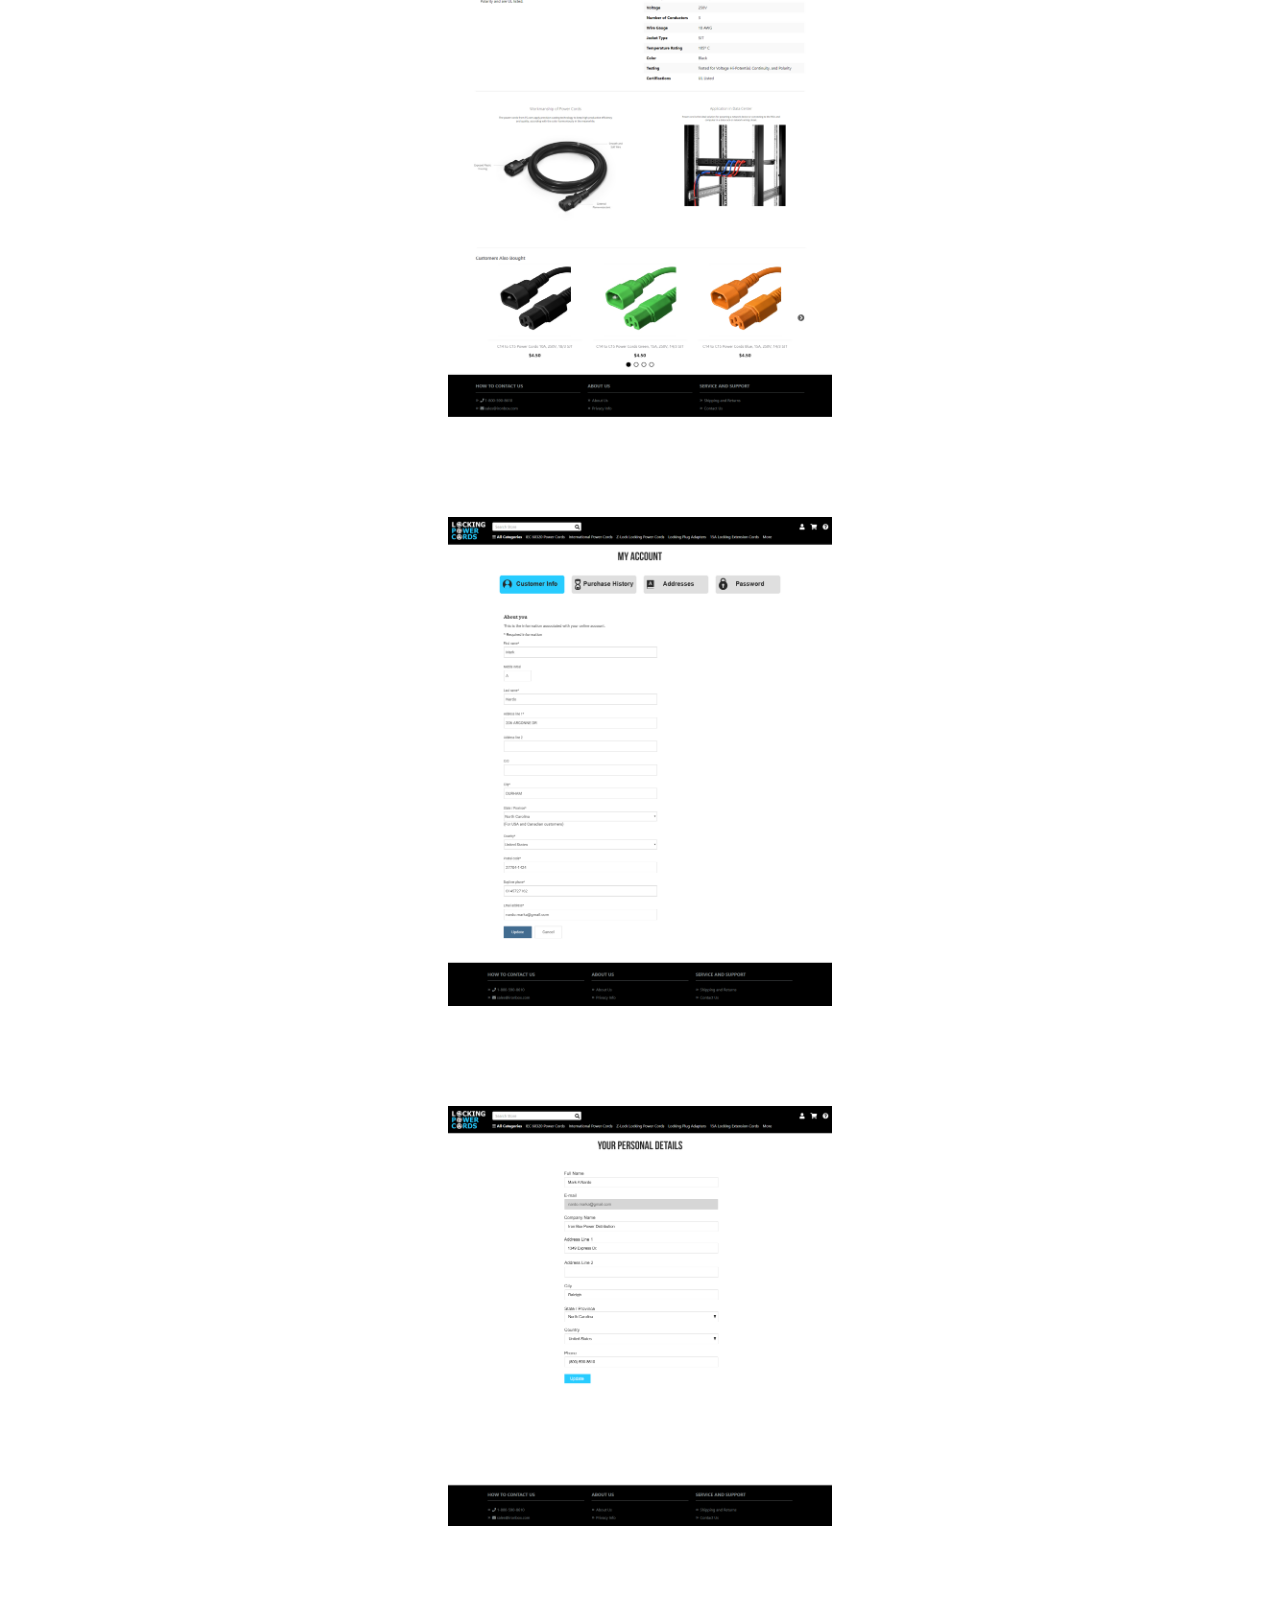
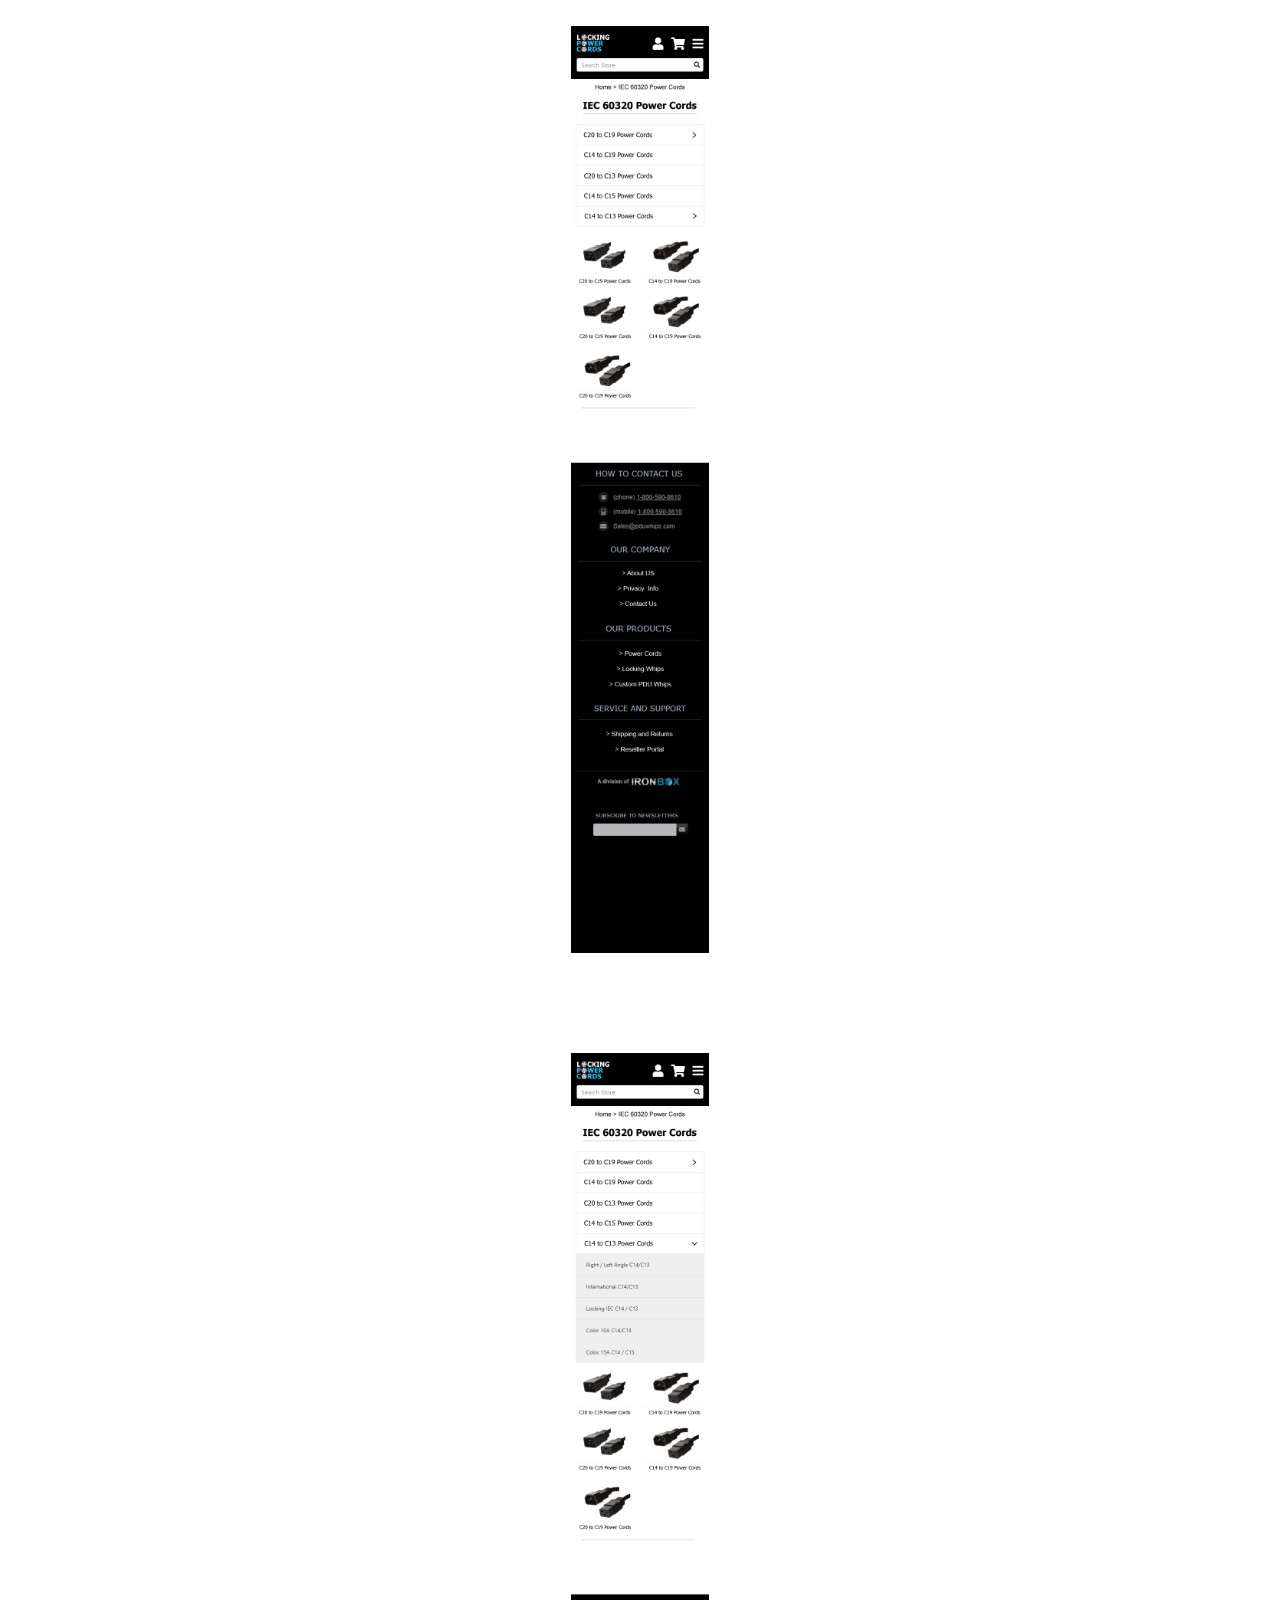
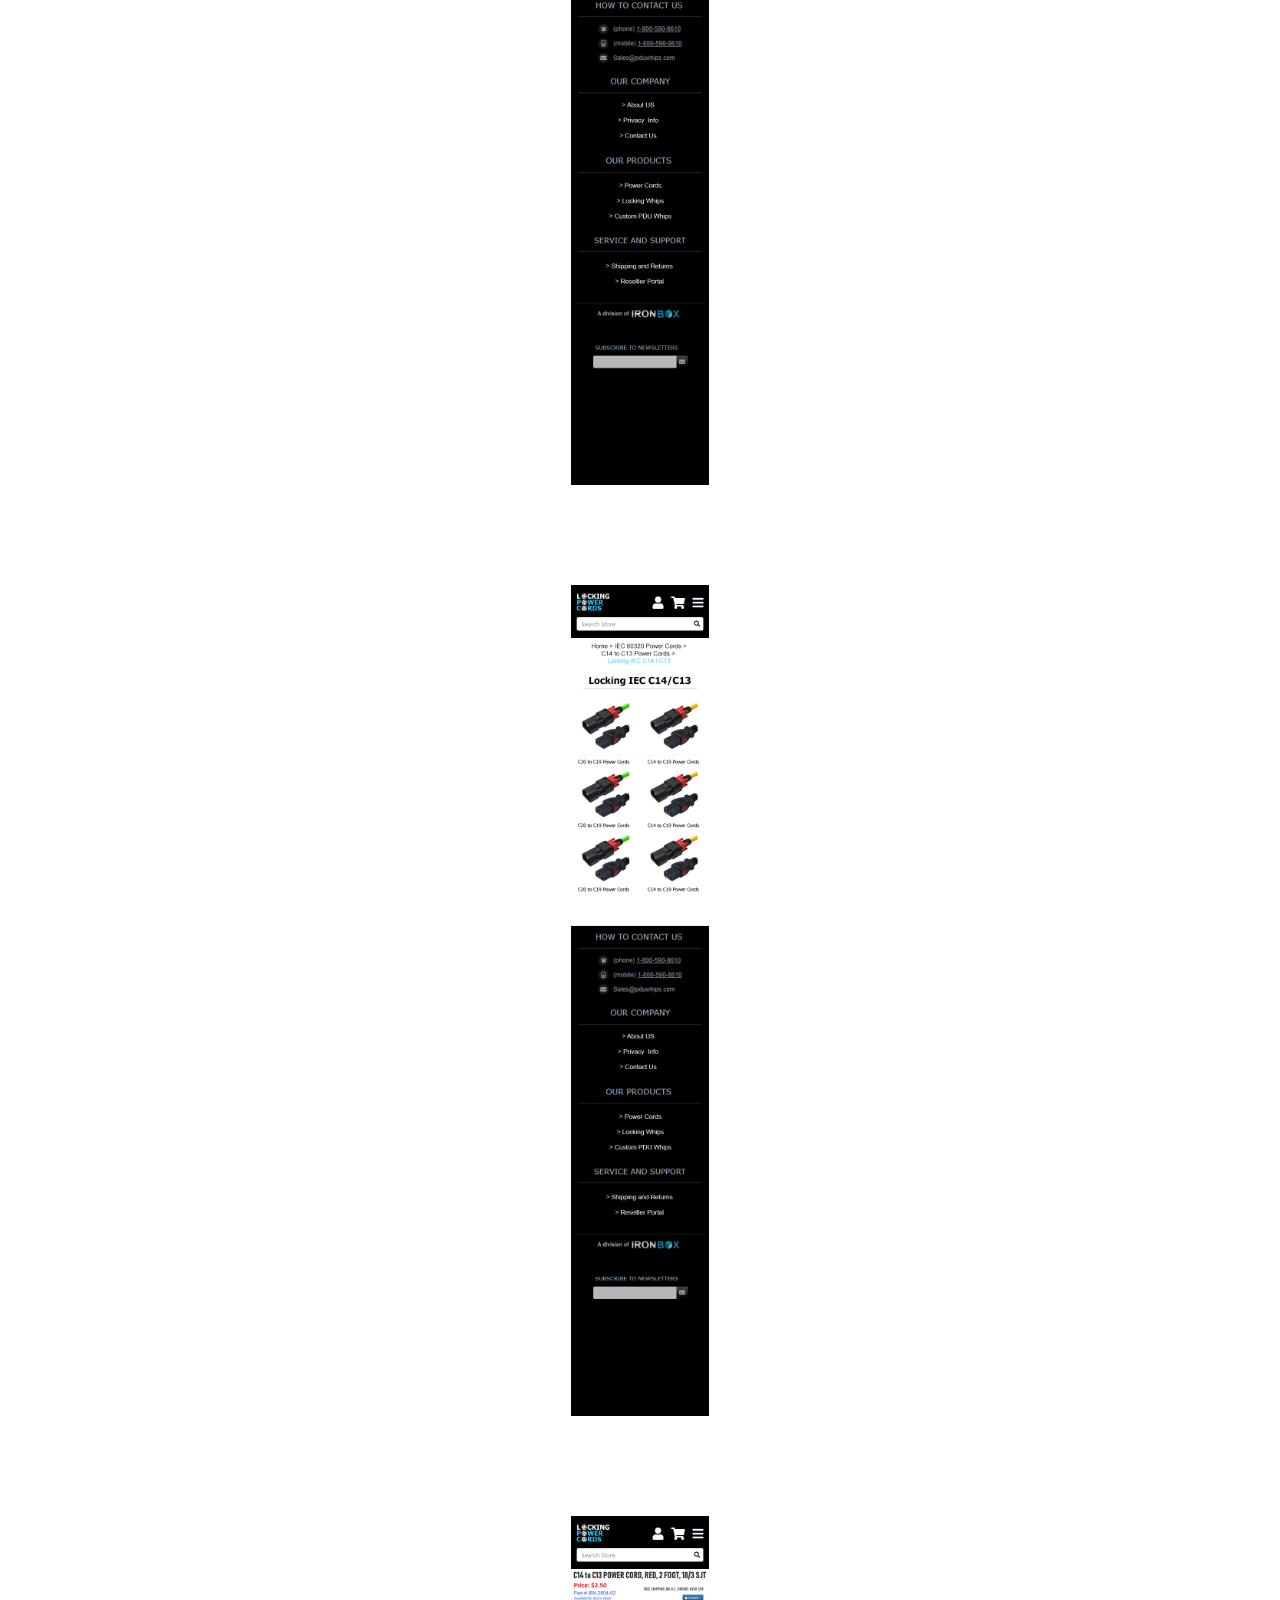
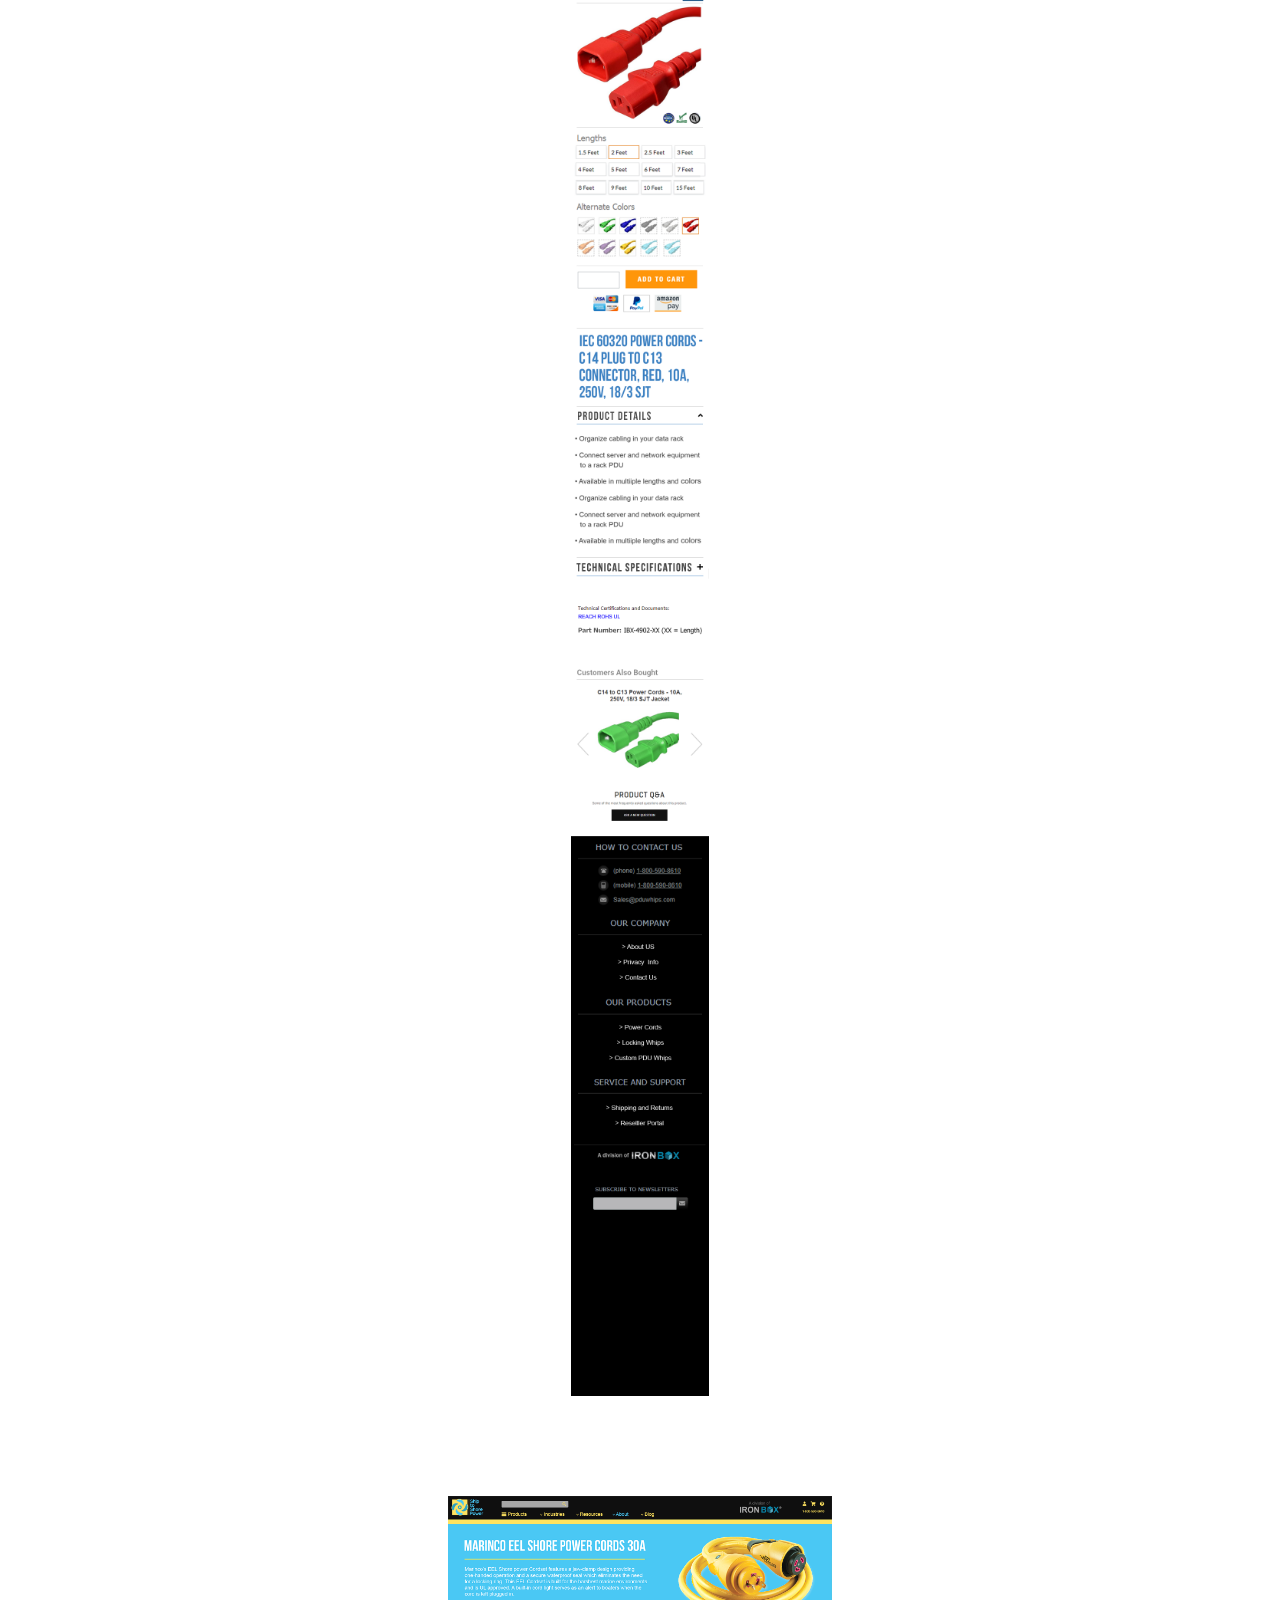
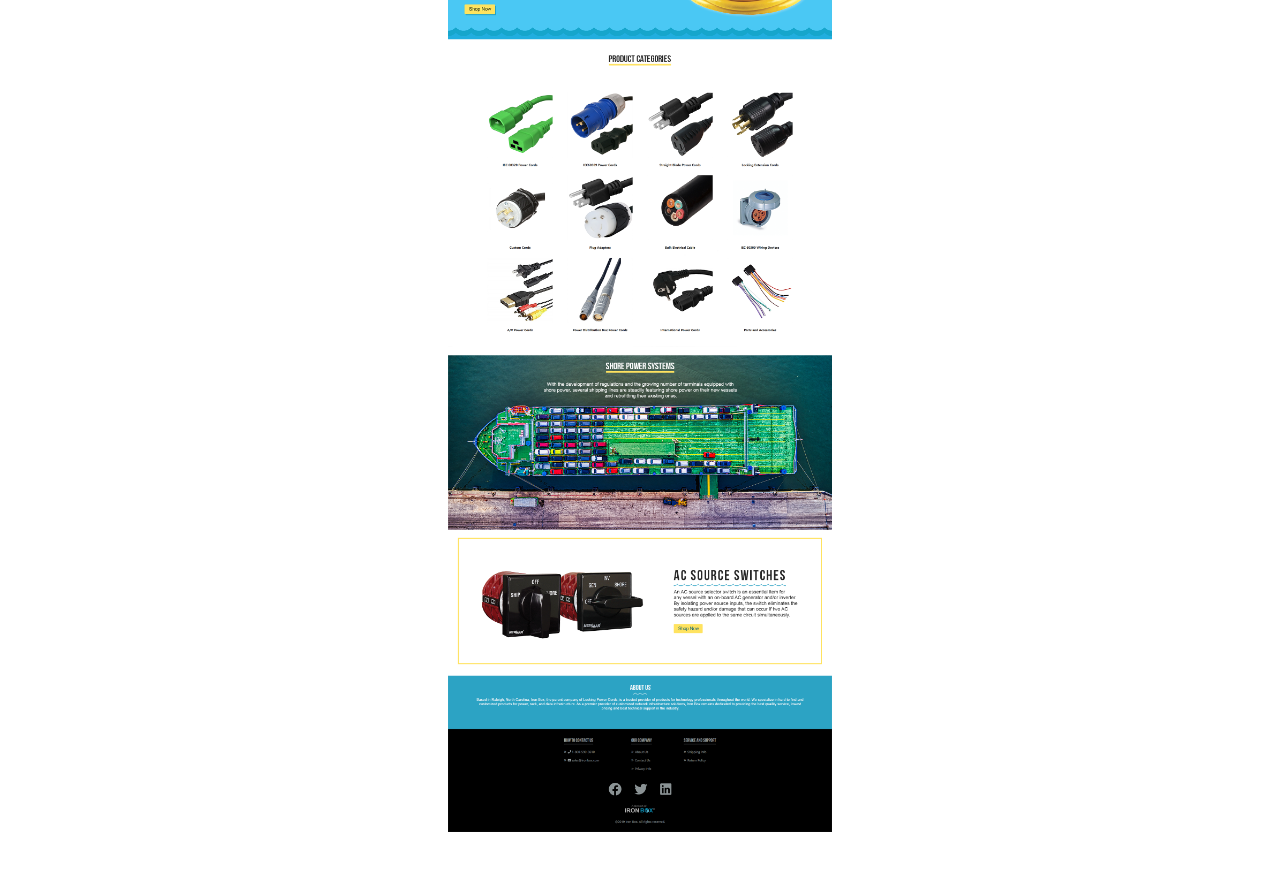
<file: web.html>
<!DOCTYPE html>
<html lang="en">
<head>
    <meta charset="UTF-8">
    <meta name="viewport" content="width=device-width, initial-scale=1.0, maximum-scale=1.0">
    <meta http-equiv="X-UA-Compatible" content="ie=edge">
    <title>Mark's Portfolio</title>
    <link rel="stylesheet" type="text/css" href="style.css">
    <link rel="stylesheet" type="text/css" href="animate.css">
    <link href="https://fonts.googleapis.com/css?family=Roboto+Slab&display=swap" rel="stylesheet">
</head>
<body class="animated fadeIn">
    <nav class="nav-bkgrd sticky">
        <ul class="main-nav">
            <li class="animated bounceInDown">
                <a href="index.html">
                    <svg id="Layer_1" data="img/mustache4.svg" data-name="Layer 1" xmlns="http://www.w3.org/2000/svg" viewBox="0 0 675.45 173.41"><defs></defs><title>mustache4</title><path class="cls-1" d="M520.64,173.38c-63.42-1.46-121.29-19.5-172.31-58-10.36-7.82-10.36-7.79-20.58-.25-46.13,34-97.54,53.37-155,57.18-38.07,2.52-74.84-2.44-110.26-16.26-24.05-9.38-44.1-23.83-55.37-48.27C-9,72.86,3,31.77,34.78,14.14c10.88-6,22.6-9,35.18-6.82,12.73,2.17,21,9.94,26.6,21.16.85,1.72,2.46,3.85.08,5.54s-4.07-.05-5.8-1.65c-11.65-10.8-25.68-11.26-37.53-1.61C38.52,42.81,39,74.56,60.63,82.43c6.45,2.35,12.59,1.21,18.81,0C94,79.53,107,72.93,119.55,65.28,143.41,50.74,165.83,34,190.16,20.15,213,7.19,237.25-.6,263.55,0s51.08,6.07,71.1,24.74c2.73,2.54,4.36,1.64,6.5-.37C359,7.72,381.18,2.65,404.6.54c32.94-3,61.86,8.14,89.44,24.6,23,13.74,44.27,30.27,67.63,43.52,12.84,7.28,26.2,12.7,41,14.77,10.07,1.42,17.93-2.17,23.83-9.53,9.8-12.23,9.14-39.13-11.82-47.65-10.57-4.29-20.59-2.86-29.23,5.18-1.83,1.7-3.57,4.79-6.51,2.52s-.3-4.83.79-7c8.46-16.74,25-23.57,45.33-18.87,27.77,6.42,49.62,33.56,50.34,62.53.88,35-15.33,60.18-45.17,77.14-23,13.07-48.21,19.38-74.2,23A260.32,260.32,0,0,1,520.64,173.38Z" transform="translate(0.02 0.03)"/></svg>
                </a>
            </li>
            <li><a href="about.html">About</a></li>
            <li><a href="Code.html">Apps</a></li>
            <li><a href="design.html">Design</a></li>
            <li><a href="web.html">Web</a></li>
            <li class="push"><a href="mailto:nardo.marka@gmail.com">Email</a></li>
        </ul>
    </nav>
    <h2>UX/UI Web Design</h2>
    <div class="grid">
        <div class="web-image-container"><img class="thumbnail-web" src="img/Homepage_final_draft.png" alt="Locking Power Cords Homepage"></div>
        <div class="web-image-container"><img class="thumbnail-web" src="img/Product_Page.png" alt="Product_Page"></div>
        <div class="web-image-container"><img class="thumbnail-web" src="img/my_account_page_mockup.png" alt="Account Page"></div>
        <div class="web-image-container"><img class="thumbnail-web" src="img/personal_info_page.png" alt="Personal Info Page"></div>
        <div class="web-image-container"><img class="thumbnail-web" src="img/category_mobile_design.png" alt="Category Mobile Page"></div>
        <div class="web-image-container"><img class="thumbnail-web" src="img/category_mobile_design2.png" alt="Category Mobile Page"></div>
        <div class="web-image-container"><img class="thumbnail-web" src="img/category_mobile_design3.png" alt="Category Mobile Page"></div>
        <div class="web-image-container"><img class="thumbnail-web" src="img/mobile_design.png" alt="Mobile Product Page"></div>
        <div class="web-image-container"><img class="thumbnail-web" src="img/ship_shor_home_page.png" alt="Ship to Shore Power Homepage"></div>
    </div>
</file>
<file: style.css>
* {
    -webkit-box-sizing: border-box;
            box-sizing: border-box;
}

html {
    scroll-behavior: smooth;
}
body {
    margin: 0;
    background: #fff;
}

.white-bkgrd {
    background: #f5f5f5;
}

img {
    display: block;
    max-width: 100%;
    height: auto;
    -ms-flex-item-align: center;
        align-self: center;
}

/* WEB */

.thumbnail-image-container {
    display: -webkit-box;
    display: -ms-flexbox;
    display: flex;
    -webkit-box-pack: center;
        -ms-flex-pack: center;
            justify-content: center;
    -webkit-box-align: center;
        -ms-flex-align: center;
            align-items: center;
    width: 65%;
}

.thumbnail {
    margin: 75px;
    -webkit-transition: .3s linear;
    transition: .3s linear;
}

.thumbnail:hover {
    -webkit-transform: scale(1.5);
            transform: scale(1.5);
    -webkit-box-shadow: 0 0 20px rgba(0, 0, 0, 0.5);
            box-shadow: 0 0 20px rgba(0, 0, 0, 0.5);
    z-index: 999;
}

.web-image-container {
    display: -webkit-box;
    display: -ms-flexbox;
    display: flex;
    -webkit-box-pack: center;
    -ms-flex-pack: center;
    justify-content: center;
    -webkit-box-align: center;
    -ms-flex-align: center;
    align-items: center;
}

.thumbnail-web {
    width: 90%;
    margin: 50px 50px;
    -webkit-transition: .20s ease-in-out .20s;
    transition: .20s ease-in-out .20s;
}

.thumbnail-web:hover {
    width: 100%;
    height:auto;
    z-index:999;
    -webkit-box-shadow: 0 0 20px rgba(0, 0, 0, 0.5);
    box-shadow: 0 0 20px rgba(0, 0, 0, 0.5);
}

/* NAV */

svg {
    fill: #454C4C;
    -webkit-transition: .5s;
    transition: .5s;
    margin-right: 0;
    width: 2em;
  }

svg:hover {
    fill: #f3d43c;
}
nav {
    position: -webkit-sticky;
    position: sticky;
    top: 0;
}

.nav-bkgrd {
    background-color: rgba(128, 128, 128, 0.5);
    z-index: 1;
}

.main-nav {
    display: -webkit-box;
    display: -ms-flexbox;
    display: flex;
    list-style: none;
    font-size: .75em;
    font-family: 'Roboto Slab', serif;
    margin: 0;
}

.push {
    margin-left: auto;
}

ul {
    padding: 0 1%;
}

li {
    padding: 15px;
}

a {
    color: #454C4C;
    text-decoration: none;
    -webkit-transition: all .5s;
    transition: all .5s;
}

a:hover {
    color: #f3d43c;
}

.content {
    display: -webkit-box;
    display: -ms-flexbox;
    display: flex;
    -webkit-box-pack: center;
        -ms-flex-pack: center;
            justify-content: center;
    -webkit-box-orient: vertical;
    -webkit-box-direction: normal;
        -ms-flex-direction: column;
            flex-direction: column;
    -webkit-box-align: center;
        -ms-flex-align: center;
            align-items: center;
    margin: 25px 20px;
    padding: 5%;
    border: 3px solid #f3d43c;
}

.sm-mustache {
    width: 10%;
}
.heading {
    margin: 0;
}

.button {
    margin: 1%;
    width: 60%;
    padding: 5px5px;
    -webkit-transition: all 1s;
    transition: all 1s;
    -webkit-font-smoothing: antialiased;
}

@-webkit-keyframes rock{
    0%{-webkit-transform: rotate(0deg);transform: rotate(0deg);}
    25%{-webkit-transform: rotate(10deg);transform: rotate(10deg);}
    50%{-webkit-transform: rotate(-10deg);transform: rotate(-10deg)}
    100%{-webkit-transform: rotate(0deg);transform: rotate(0deg);}
}

@keyframes rock {
    0%{-webkit-transform: rotate(0deg);transform: rotate(0deg);}
    25%{-webkit-transform: rotate(5deg);transform: rotate(5deg);}
    50%{-webkit-transform: rotate(-5deg);transform: rotate(-5deg)}
    100%{-webkit-transform: rotate(0deg);transform: rotate(0deg);}
}

.rocking-stache:hover {
    -webkit-transform-origin: 50% 0;
    transform-origin: 50% 0;
    -webkit-animation: rock 1s ease-in-out;
    animation: rock 1.5s ease-in-out;
}

h1 {
    text-align: center;
    font-family: 'Roboto Slab', serif;
    font-size: 3rem;
    color: grey;
    margin: 0;
}

h2 {
    text-align: center;
    font-family: 'Roboto Slab', serif;
    font-size: 2rem;
    color: #454C4C;
}

h3 {
    text-align: center;
    font-family: 'Roboto Slab', serif;
    font-size: 1rem;
    color: #454C4C;
}

/*  About Section */

.about-container {
    display: -webkit-box;
    display: -ms-flexbox;
    display: flex;
    -webkit-box-pack: center;
    -ms-flex-pack: center;
    justify-content: center;
    -webkit-box-orient: vertical;
    -webkit-box-direction: normal;
    -ms-flex-direction: column;
    flex-direction: column;
    -webkit-box-align: center;
    -ms-flex-align: center;
    align-items: center;
}

.selfie-img {
    width: 75%;
    height: auto;
    display: flex;
    justify-content: center;
    margin: 50px;
}

.about-text {
    display: -webkit-box;
    display: -ms-flexbox;
    display: flex;
    -webkit-box-pack: center;
    -ms-flex-pack: center;
    justify-content: center;
    width: 75%;
    margin: 50px;
}

.about-text > p {
    color: white;
    font-size: 1.25em;
    line-height: 1.5em;
    font-family: Arial, Helvetica, sans-serif;
    background-color: rgba(128, 128, 128, 0.75);
    padding: 40px;
}

.icon-align {
    display: block;
    float: right;
}

/* PLAYLIST */
.center-grid {
    display: -webkit-box;
    display: -ms-flexbox;
    display: flex;
    -webkit-box-pack: center;
        -ms-flex-pack: center;
            justify-content: center;
    margin: 50px 5px;
}

.image-container {
    display: grid;
    grid-template-rows: repeat(auto, 1fr);
    grid-template-columns: repeat(1, 1fr);
    grid-gap: 50px 50px;
}

.embed-container > iframe {
   opacity: .8;
   -webkit-transition: .2s linear;
   transition: .2s linear;
}

.embed-container > iframe:hover {
    opacity: 1;
    -webkit-box-shadow: 5px 5px 10px rgba(0, 0, 0, 0.5);
            box-shadow: 5px 5px 10px rgba(0, 0, 0, 0.5); 
}

/* DESIGN SECTION */

.grid {
    display: -webkit-box;
    display: -ms-flexbox;
    display: flex;
    -webkit-box-orient: vertical;
    -webkit-box-direction: normal;
    -ms-flex-direction: column;
    flex-direction: column;
    -webkit-box-pack: center;
        -ms-flex-pack: center;
            justify-content: center;
    -webkit-box-align: center;
        -ms-flex-align: center;
            align-items: center;
}

.grid-item {
    margin: 20px;
    display: -webkit-box;
    display: -ms-flexbox;
    display: flex;
    -webkit-box-pack: center;
        -ms-flex-pack: center;
            justify-content: center;
    -ms-flex-item-align: center;
        align-self: center;
    width: 80%;
}

/* CODE SECTION */

.code {
    display: grid;
    grid-template-rows: repeat(auto, 1fr);
    grid-template-columns: repeat(1, 1fr);
    grid-gap: 50px 50px;
    margin: 50px;
}

.code-container {
    display: flex;
    justify-content: center;
    width: 100%;
    height: 100%;
}

.keyboard-icon {
    display: flex;
    justify-content: center;
    flex-direction: column;
    align-items: center;
}

.keyboard-icon > a {
    font-size: 6rem;
}
/* Responsive Design*/

@media (min-width: 768px){

    body {
        height: 100%;
        background: url('img/lpbkgrd.jpg') no-repeat center center fixed; 
        background-position-y: 20%;
        background-size: cover;
    }

    .white-bkgrd {
        background: #f5f5f5;
    }

    h1 {
        font-size: 4rem;
        margin-top: 5%;
    }

    h2 {
        font-size: 3rem;
    }

    .button {
        width: 35%;
        margin: 2%;

    }

    .thumbnail-image-container {
        width: 100%;
    }

    .thumbnail-web, .thumbnail {
        width: 30%
    }

    .image-container, code {
        grid-template-rows: repeat(auto, 1fr);
        grid-template-columns: repeat(2, 1fr);
    }
}

@media (min-width: 1025px){

    .overflow-hidden {
        overflow-y: hidden;
    }

    svg {
        width: 4em;
        height: auto;
    }

    body {
        height: 100%;
        background: url('img/lpbkgrd.jpg') no-repeat center center fixed; 
        background-position-y: 20%;
        background-size: cover;
    }

    .white-bkgrd {
        background: #f5f5f5;
    }

    .main-nav {
        font-size: 1.25em;
    }

    li {
        padding: 20px;
    }

    h1 {
        font-size: 5rem;
    }

    h3 {
        font-size: 1.5rem;
    }

    .content {
        margin-top: 150px;
        margin-left: 20%;
        margin-right: 20%;
        padding: 0 0 3%;
    }

    .button {
        width: 35%;
        margin: 1%;
    }

    .about-container {
        display: -webkit-box;
        display: -ms-flexbox;
        display: flex;
        -webkit-box-orient: horizontal;
        -webkit-box-direction: normal;
        -ms-flex-direction: row;
        flex-direction: row;
        -webkit-box-pack: center;
        -ms-flex-pack: center;
        justify-content: center;
        align-items: center;
    }

    .about-text > p {
        color: white;
        font-size: 1.25em;
        line-height: 1.5em;
        font-family: Arial, Helvetica, sans-serif;
        background-color: rgba(128, 128, 128, 0.75);
        padding: 60px;
    }
    
    .about-text {
        display: flex;
        justify-content: center;
        align-items: center;
        width: 40%;
    }

    .selfie-img {
        width: 40%;
    }

    .grid-item {
        width: 30%;
    }

    .code-container {
        width: 75%;
        height: 100%;
    }

    .thumbnail-image-container {
        width: 100%;
    }

    .thumbnail-web, .thumbnail {
        width: 30%;
    }

    .image-container, code {
        grid-template-rows: repeat(auto, 1fr);
        grid-template-columns: repeat(4, 1fr);
    }

    .keyboard-icon > a {
        font-size: 4rem;
    }

}
</file>
<file: apps/background_generator/css/style.css>
body {
	font: 'Raleway', sans-serif;
    color: rgba(0,0,0,.5);
    text-align: center;
    text-transform: uppercase;
    letter-spacing: .5em;
    top: 15%;
	  background: linear-gradient(to right, red , yellow); /* Standard syntax */
}

h1 {
    font: 600 3.5em 'Raleway', sans-serif;
    color: rgba(0,0,0,.5);
    text-align: center;
    text-transform: uppercase;
    letter-spacing: .5em;
    width: 100%;
}

h2 {
	font: 900 2em 'Raleway', sans-serif;
    color: rgba(0,0,0,.5);
    text-align: center;
    text-transform: none;
    letter-spacing: 0.01em;

}

input {
  border: none;
}

/* Moustache Return*/

.app-return {
    display: flex;
    justify-content: flex-start;
    margin: 15px;
    display: -webkit-box;
    display: -ms-flexbox;
    display: flex;
    -webkit-box-pack: start;
        -ms-flex-pack: start;
            justify-content: flex-start;
}

svg {
    fill: #454C4C;
    -webkit-transition: .5s;
    transition: .5s;
    margin-right: 0;
    width: 5rem;
  }

svg:hover {
    fill: #f3d43c;
}
</file>
<file: apps/insults/css/style.css>
h1 {
    text-align: center;
    font-family: 'Parisienne', cursive;
    font-weight: bold;
    font-size: 3rem;
    color: darkslategray;
  }
  
  .insult-body {
    display: flex;
    flex-direction: column;
    align-items: center;
  }

  .button-position {
    display: flex;
    justify-content: center;
    flex-direction: column;
  }

  
  .button {
    width: 200px;
    height: 50px;
    margin: 10px;
    font-family: 'Parisienne', cursive;
    font-size: 25px;
    color: #fff;
    background-color: darkgoldenrod;
    border: none;
    border-radius: 5px;
  }
  
  .two {
    display: none;
  }
  
  .button:hover {
    background-color: goldenrod;
  }
  
  .button:focus {
    outline: none;
  }
  
  .button:active {
    -moz-box-shadow:    inset 0 0 4px #000000;
    -webkit-box-shadow: inset 0 0 4px #000000;
    box-shadow:         inset 0 0 4px #272727;
  }
  
  div {
    margin: 2%;
  }
  
  hr{
      width: 75%;
      height: 4px;
      margin-left: auto;
      margin-right: auto;
      background-color: gold;
      border: 0 none;
      margin-top: 30px;
      margin-bottom:30px;
  }
  
  #insult {
    font-family: 'Parisienne', cursive;
    font-size: 300%;
    color: #956c08;
    text-align: center;
  }
  
  #definition {
    font-family: 'Roboto Slab', serif;
    font-size: 150%;
    color: darkslategray;
    text-align: center;
  }

  /* Moustache Return*/

.app-return {
    display: flex;
    justify-content: flex-start;
    margin: 15px;
    display: -webkit-box;
    display: -ms-flexbox;
    display: flex;
    -webkit-box-pack: start;
        -ms-flex-pack: start;
            justify-content: flex-start;
}

svg {
    fill: #454C4C;
    -webkit-transition: .5s;
    transition: .5s;
    margin-right: 0;
    width: 5rem;
  }

svg:hover {
    fill: #f3d43c;
}
  
  @media (min-width: 768px){
    div {
      display: flex;
      flex-direction: row;
    }
    
    #insult {
      font-size: 500%;
      color: #956c08;
    }
    
    #definition {
      font-size: 250%;
      color: darkslategray;
    }

    .button-position {
      display: flex;
      justify-content: center;
      flex-direction: row;
    }
  }
</file>
<file: apps/keyboard/css/style.css>
* {
    margin: 0;
    padding: 0;
    -webkit-box-sizing: border-box;
            box-sizing: border-box;
}

body {
    font-family: 'Saira', sans-serif;
    background-image: -webkit-gradient(linear, left top, left bottom, from(#b7e8ff), to(#ffc3e8));
    background-image: linear-gradient(#b7e8ff, #ffc3e8);
    /* background-repeat: no-repeat; */
    height: 100vh;
}

.app {
    /* height: 100%; */
    margin-top: 200px;
    margin-bottom: 100px;
    display: -webkit-box;
    display: -ms-flexbox;
    display: flex;
    -webkit-box-orient: vertical;
    -webkit-box-direction: normal;
        -ms-flex-direction: column;
            flex-direction: column;
    /* justify-content: center; */
    -webkit-box-align: center;
        -ms-flex-align: center;
            align-items: center;
    -webkit-transform: rotate(90deg) scale(.4);
            transform: rotate(90deg) scale(.4);
}

header h1 {
    /* display: flex; */
    /* justify-content: center; */
    margin: 50px 0 25px;
    text-align: center;
    font-size: 3em;
    /* width: 100%; */
    color: #272727;
}

header h2 {
    margin: 50px 0 50px;
    text-align: center;
    font-size: 2em;
    color: #272727;
}

.pads {
    background: #366e7c;
    width: 1500px;
    padding: 100px 50px 50px 50px;
    border-radius: 10px;
    display: -webkit-box;
    display: -ms-flexbox;
    display: flex;
    -webkit-box-pack: center;
        -ms-flex-pack: center;
            justify-content: center;
    -webkit-box-shadow: 0 25px #1a444e;
            box-shadow: 0 25px #1a444e;
}

.pads > div {
    border-radius: 5px;
    cursor: pointer;
}

.white {
    z-index: 1;
    height: 250px;
    width: 100px;
    background: #fff;
    -webkit-box-shadow: 0 15px #1a444e;
            box-shadow: 0 15px #1a444e;
}

.black {
    z-index: 2;
    margin: 0 0 0 -20px;
    height: 150px;
    width: 50px;
    background: #272727;
}

 .b, .d, .e, .g, .a {
    margin: 0 0 0 -19px;
}

.c, .f {
    margin: 0 0 0 5px;
}

.white:hover {
    background: rgb(233, 233, 233);
}

.white:active {
    -webkit-transform: translateY(5px);
            transform: translateY(5px);
    -webkit-box-shadow: 0 5px #12323a;
            box-shadow: 0 5px #12323a;
}

.key-input {
    -webkit-transform: translateY(5px);
            transform: translateY(5px);
    -webkit-box-shadow: 0 5px #12323a;
            box-shadow: 0 5px #12323a;
}

.black:hover {
    background: #111111;
}

.black:active {
    -webkit-transform: translateY(5px);
            transform: translateY(5px);
    -webkit-box-shadow: none;
            box-shadow: none;
}

.app-return {
    margin: 15px;
    display: -webkit-box;
    display: -ms-flexbox;
    display: flex;
    -webkit-box-pack: start;
        -ms-flex-pack: start;
            justify-content: flex-start;
}

svg {
    fill: #454C4C;
    -webkit-transition: .5s;
    transition: .5s;
    margin-right: 0;
    width: 5rem;
  }

svg:hover {
    fill: #f3d43c;
}


@media (min-width: 1024px) {
    .app {
      -webkit-transform: rotate(0deg) scale(1.0);
              transform: rotate(0deg) scale(1.0);
      margin-top: 0;
    }
}
</file>
<file: apps/shopping/css/style.css>
.list-app {
    display: flex;
    flex-direction: column;
    align-items: center;
    margin: 25px;
  }
  
  h1 {
    font-family: 'Roboto Slab', serif;
    color: #272727;
  }
  
  .add-section {
    display: flex;
    justify-content: flex-start;
  }
  
  #userinput {
    padding: 10px 15px;
  }
  
  .buttonStyle {
    color: #fff;
    font-size: 2rem;
    font-family: 'Roboto Slab', serif;
    background: #5fab42;
    border: none;
  }
  
  ul {
    padding: 0;
  }
  
  li {
    font-family: 'Amatic SC', cursive;
    font-size: 2rem;
    list-style: none;
  }
  
  li > button {
    opacity: 0;
    font-size: 2rem;
    margin: 0 0 0 10px;
    color: #e74d4d;
    border: none;
    background: none;
  }
  
  li:hover button {
    opacity: 1;
  }
  
  .done {
    text-decoration: line-through;
  }

/* Moustache Return*/

.app-return {
    display: flex;
    justify-content: flex-start;
    margin: 15px;
    display: -webkit-box;
    display: -ms-flexbox;
    display: flex;
    -webkit-box-pack: start;
        -ms-flex-pack: start;
            justify-content: flex-start;
}

svg {
    fill: #454C4C;
    -webkit-transition: .5s;
    transition: .5s;
    margin-right: 0;
    width: 5rem;
  }

svg:hover {
    fill: #f3d43c;
}
</file>
